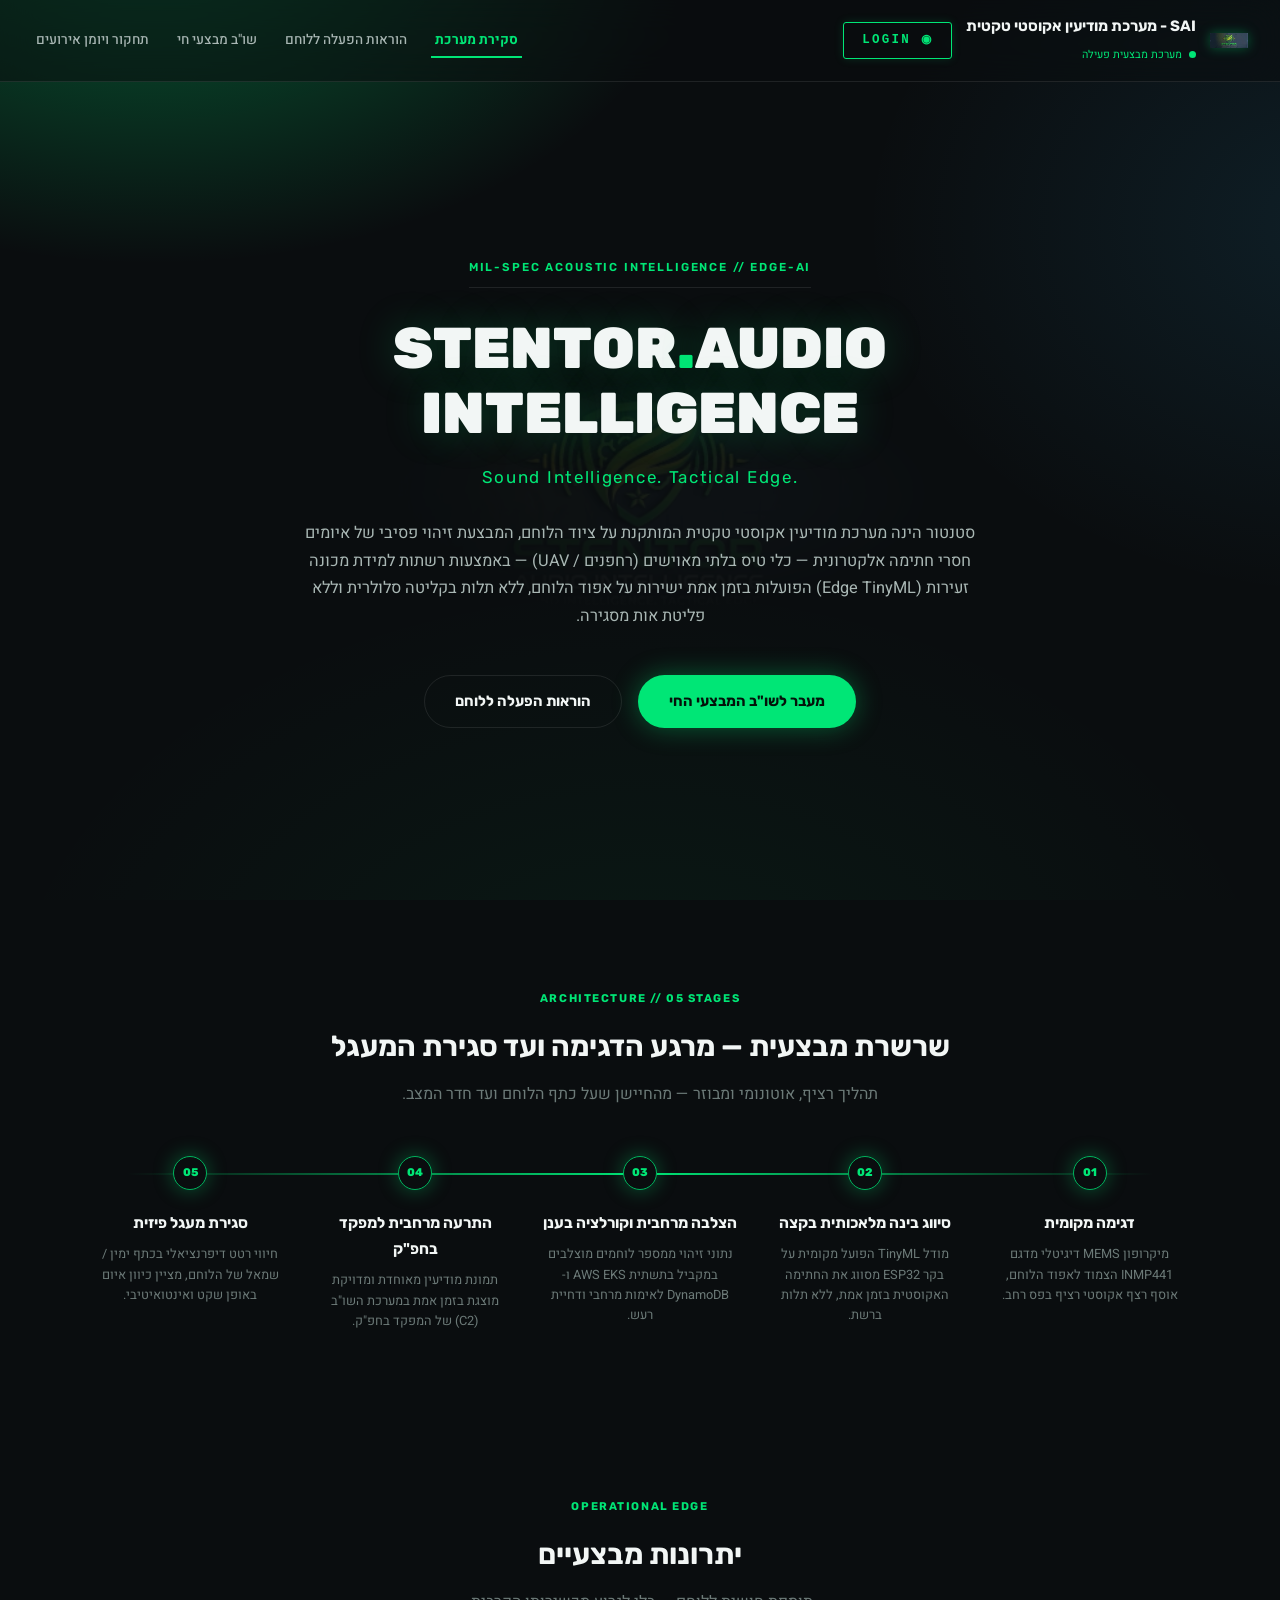
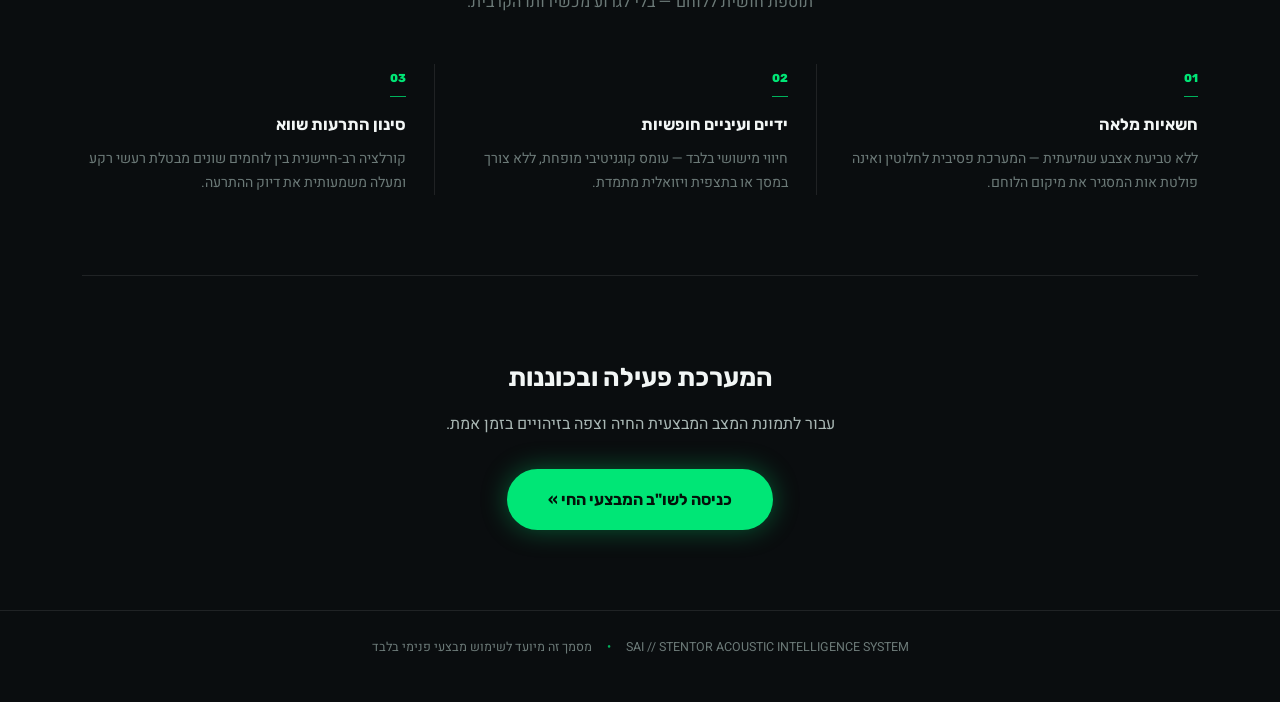
<file: index.html>
<!-- הצהרה שזה מסמך HTML5 -->
<!DOCTYPE html>
<!-- שורש הדף: שפה עברית וכיוון מימין לשמאל -->
<html lang="he" dir="rtl">
<!-- ראש המסמך: הגדרות שלא מוצגות בדף -->
<head>
<!-- קידוד תווים שתומך בעברית -->
<meta charset="UTF-8">
<!-- התאמת רוחב הדף למסך הטלפון -->
<meta name="viewport" content="width=device-width, initial-scale=1.0">
<!-- הכותרת שמופיעה בלשונית הדפדפן -->
<title>SAI — מערכת מודיעין אקוסטי טקטית</title>
<!-- טעינת הגופנים Heebo ו-Rubik מגוגל -->
<link href="https://fonts.googleapis.com/css2?family=Heebo:wght@300;400;500;700;900&family=Rubik:wght@400;500;600;700;900&display=swap" rel="stylesheet">
<!-- קובץ העיצוב של העמוד הזה -->
<link rel="stylesheet" href="style-index.css">
<!-- סוף ראש המסמך -->
</head>
<!-- גוף הדף: כל מה שמוצג -->
<body>

<!-- תיבת סימון מוסתרת: מסומנת = חלון ההתחברות פתוח -->
<input type="checkbox" id="modal-toggle" class="modal-toggle">
<!-- תיבת סימון מוסתרת: מסומנת = המשתמש מחובר -->
<input type="checkbox" id="auth-state" class="auth-state">

<!-- הסרגל העליון -->
<header class="cmd-bar">
  <!-- אזור המיתוג -->
  <div class="cmd-brand">
    <!-- הלוגו -->
    <img src="assets/logo.png" alt="סמל SAI" class="cmd-logo">
    <!-- מעטפת השם והסטטוס -->
    <div>
      <!-- שם המערכת -->
      <span class="cmd-title">SAI - מערכת מודיעין אקוסטי טקטית</span>
      <!-- שורת סטטוס עם נקודה מהבהבת -->
      <span class="cmd-status"><span class="pulse-dot"></span>מערכת מבצעית פעילה</span>
    <!-- סוף המעטפת -->
    </div>
    <!-- כפתור LOGIN: לחיצה על התווית מסמנת את modal-toggle ופותחת את החלון -->
    <label for="modal-toggle" class="nav-login-btn">◉ LOGIN</label>
    <!-- תג "מחובר" שמופיע רק אחרי SIGN IN -->
    <span class="operator-badge">● OPERATOR ONLINE</span>
  <!-- סוף אזור המיתוג -->
  </div>
  <!-- הניווט הראשי -->
  <nav class="cmd-nav">
    <!-- קישור לעמוד הזה (active = העמוד הנוכחי) -->
    <a href="index.html" class="active">סקירת מערכת</a>
    <!-- קישור להוראות ההפעלה -->
    <a href="field-manual.html">הוראות הפעלה ללוחם</a>
    <!-- קישור לשו"ב החי -->
    <a href="live-c2.html">שו"ב מבצעי חי</a>
    <!-- קישור לתחקור -->
    <a href="debrief.html">תחקור ויומן אירועים</a>
  <!-- סוף הניווט -->
  </nav>
<!-- סוף הסרגל העליון -->
</header>

<!-- התוכן המרכזי -->
<main>

  <!-- אזור הפתיחה (Hero) -->
  <section class="hero">
    <!-- תגית קטנה מעל הכותרת -->
    <p class="hero-tag">MIL-SPEC ACOUSTIC INTELLIGENCE // EDGE-AI</p>
    <!-- הכותרת הראשית; הנקודה צבועה בירוק -->
    <h1 class="hero-title">STENTOR<span class="accent">.</span>AUDIO INTELLIGENCE</h1>
    <!-- סיסמת המערכת -->
    <p class="hero-motto">Sound Intelligence. Tactical Edge.</p>
    <!-- תיאור המערכת -->
    <p class="hero-desc">סטנטור הינה מערכת מודיעין אקוסטי טקטית המותקנת על ציוד הלוחם, המבצעת זיהוי פסיבי של איומים חסרי חתימה אלקטרונית — כלי טיס בלתי מאוישים (רחפנים / UAV) — באמצעות רשתות למידת מכונה זעירות (Edge TinyML) הפועלות בזמן אמת ישירות על אפוד הלוחם, ללא תלות בקליטה סלולרית וללא פליטת אות מסגירה.</p>
    <!-- מעטפת הכפתורים -->
    <div class="hero-actions">
      <!-- כפתור ירוק לשו"ב החי -->
      <a href="live-c2.html" class="btn btn-primary">מעבר לשו"ב המבצעי החי</a>
      <!-- כפתור שקוף להוראות ההפעלה -->
      <a href="field-manual.html" class="btn btn-ghost">הוראות הפעלה ללוחם</a>
    <!-- סוף מעטפת הכפתורים -->
    </div>
  <!-- סוף אזור הפתיחה -->
  </section>

  <!-- מקטע השרשרת המבצעית: חמשת שלבי הפעולה -->
  <section class="section">
    <!-- ראש המקטע -->
    <div class="section-head">
      <!-- תווית קטנה -->
      <span class="section-kicker">ARCHITECTURE // 05 STAGES</span>
      <!-- כותרת המקטע -->
      <h2 class="section-title">שרשרת מבצעית — מרגע הדגימה ועד סגירת המעגל</h2>
      <!-- משפט הסבר -->
      <p class="section-sub">תהליך רציף, אוטונומי ומבוזר — מהחיישן שעל כתף הלוחם ועד חדר המצב.</p>
    <!-- סוף ראש המקטע -->
    </div>
    <!-- רשימה ממוספרת של השלבים, עם קו ירוק שעובר מאחוריהם -->
    <ol class="ribbon">
      <!-- שלב 1 -->
      <li class="stage">
        <!-- עיגול עם מספר השלב -->
        <span class="stage-node">01</span>
        <!-- כותרת השלב -->
        <h3>דגימה מקומית</h3>
        <!-- הסבר השלב -->
        <p>מיקרופון MEMS דיגיטלי מדגם INMP441 הצמוד לאפוד הלוחם, אוסף רצף אקוסטי רציף בפס רחב.</p>
      <!-- סוף שלב 1 -->
      </li>
      <!-- שלב 2 -->
      <li class="stage">
        <!-- עיגול עם מספר השלב -->
        <span class="stage-node">02</span>
        <!-- כותרת השלב -->
        <h3>סיווג בינה מלאכותית בקצה</h3>
        <!-- הסבר השלב -->
        <p>מודל TinyML הפועל מקומית על בקר ESP32 מסווג את החתימה האקוסטית בזמן אמת, ללא תלות ברשת.</p>
      <!-- סוף שלב 2 -->
      </li>
      <!-- שלב 3 -->
      <li class="stage">
        <!-- עיגול עם מספר השלב -->
        <span class="stage-node">03</span>
        <!-- כותרת השלב -->
        <h3>הצלבה מרחבית וקורלציה בענן</h3>
        <!-- הסבר השלב -->
        <p>נתוני זיהוי ממספר לוחמים מוצלבים במקביל בתשתית AWS EKS ו-DynamoDB לאימות מרחבי ודחיית רעש.</p>
      <!-- סוף שלב 3 -->
      </li>
      <!-- שלב 4 -->
      <li class="stage">
        <!-- עיגול עם מספר השלב -->
        <span class="stage-node">04</span>
        <!-- כותרת השלב -->
        <h3>התרעה מרחבית למפקד בחפ"ק</h3>
        <!-- הסבר השלב -->
        <p>תמונת מודיעין מאוחדת ומדויקת מוצגת בזמן אמת במערכת השו"ב (C2) של המפקד בחפ"ק.</p>
      <!-- סוף שלב 4 -->
      </li>
      <!-- שלב 5 -->
      <li class="stage">
        <!-- עיגול עם מספר השלב -->
        <span class="stage-node">05</span>
        <!-- כותרת השלב -->
        <h3>סגירת מעגל פיזית</h3>
        <!-- הסבר השלב -->
        <p>חיווי רטט דיפרנציאלי בכתף ימין / שמאל של הלוחם, מציין כיוון איום באופן שקט ואינטואיטיבי.</p>
      <!-- סוף שלב 5 -->
      </li>
    <!-- סוף רשימת השלבים -->
    </ol>
  <!-- סוף מקטע השרשרת -->
  </section>

  <!-- מקטע היתרונות המבצעיים -->
  <section class="section">
    <!-- ראש המקטע -->
    <div class="section-head">
      <!-- תווית קטנה -->
      <span class="section-kicker">OPERATIONAL EDGE</span>
      <!-- כותרת המקטע -->
      <h2 class="section-title">יתרונות מבצעיים</h2>
      <!-- משפט הסבר -->
      <p class="section-sub">תוספת חושית ללוחם — בלי לגרוע מכשירותו הקרבית.</p>
    <!-- סוף ראש המקטע -->
    </div>
    <!-- רשימת היתרונות בשלוש עמודות -->
    <ul class="adv-list">
      <!-- יתרון 1 -->
      <li class="adv-item">
        <!-- מספר היתרון -->
        <span class="adv-mark">01</span>
        <!-- כותרת היתרון -->
        <h3>חשאיות מלאה</h3>
        <!-- הסבר היתרון -->
        <p>ללא טביעת אצבע שמיעתית — המערכת פסיבית לחלוטין ואינה פולטת אות המסגיר את מיקום הלוחם.</p>
      <!-- סוף יתרון 1 -->
      </li>
      <!-- יתרון 2 -->
      <li class="adv-item">
        <!-- מספר היתרון -->
        <span class="adv-mark">02</span>
        <!-- כותרת היתרון -->
        <h3>ידיים ועיניים חופשיות</h3>
        <!-- הסבר היתרון -->
        <p>חיווי מישושי בלבד — עומס קוגניטיבי מופחת, ללא צורך במסך או בתצפית ויזואלית מתמדת.</p>
      <!-- סוף יתרון 2 -->
      </li>
      <!-- יתרון 3 -->
      <li class="adv-item">
        <!-- מספר היתרון -->
        <span class="adv-mark">03</span>
        <!-- כותרת היתרון -->
        <h3>סינון התרעות שווא</h3>
        <!-- הסבר היתרון -->
        <p>קורלציה רב-חיישנית בין לוחמים שונים מבטלת רעשי רקע ומעלה משמעותית את דיוק ההתרעה.</p>
      <!-- סוף יתרון 3 -->
      </li>
    <!-- סוף רשימת היתרונות -->
    </ul>
  <!-- סוף מקטע היתרונות -->
  </section>

  <!-- מקטע קריאה לפעולה -->
  <section class="section cta-section">
    <!-- כותרת -->
    <h2 class="cta-title">המערכת פעילה ובכוננות</h2>
    <!-- משפט הסבר -->
    <p class="cta-desc">עבור לתמונת המצב המבצעית החיה וצפה בזיהויים בזמן אמת.</p>
    <!-- כפתור גדול לשו"ב החי -->
    <a href="live-c2.html" class="btn btn-primary btn-big">כניסה לשו"ב המבצעי החי »</a>
  <!-- סוף מקטע הקריאה לפעולה -->
  </section>

<!-- סוף התוכן המרכזי -->
</main>

<!-- הכותרת התחתונה -->
<footer class="cmd-footer">
  <!-- שם המערכת -->
  <span>SAI // STENTOR ACOUSTIC INTELLIGENCE SYSTEM</span>
  <!-- נקודה מפרידה -->
  <span class="footer-dot">•</span>
  <!-- הערת סיווג -->
  <span>מסמך זה מיועד לשימוש מבצעי פנימי בלבד</span>
<!-- סוף הכותרת התחתונה -->
</footer>

<!-- שכבת חלון ההתחברות (מוצגת רק כש-modal-toggle מסומנת) -->
<div class="modal-overlay">
  <!-- רקע לחיץ: לחיצה מבטלת את הסימון וסוגרת את החלון -->
  <label for="modal-toggle" class="modal-backdrop"></label>
  <!-- החלון עצמו הוא טופס; אין בו כפתור שליחה, לכן הדף לא נטען מחדש -->
  <form class="modal-box">
    <!-- ראש החלון -->
    <div class="modal-header">
      <!-- כותרת החלון -->
      <h2 class="modal-title">OPERATOR AUTHENTICATION</h2>
      <!-- כפתור X: תווית שמבטלת את הסימון וסוגרת את החלון -->
      <label for="modal-toggle" class="modal-close">✕</label>
    <!-- סוף ראש החלון -->
    </div>
    <!-- תווית לשדה אות הקריאה -->
    <label for="login-user" class="form-label">Callsign / Operator ID</label>
    <!-- שדה חובה (required) לאות הקריאה -->
    <input type="text" id="login-user" class="form-input" placeholder="ALPHA-1" required>
    <!-- תווית לשדה הסיסמה -->
    <label for="login-pass" class="form-label">Security Passcode</label>
    <!-- שדה חובה לסיסמה; התווים מוסתרים בנקודות -->
    <input type="password" id="login-pass" class="form-input" placeholder="••••••••" required>
    <!-- שורת סטטוס — הטקסט שלה נכתב ב-CSS לפי מצב הטופס -->
    <p class="login-status"></p>
    <!-- כפתור SIGN IN: תווית שמסמנת את auth-state, כלומר "מחובר" -->
    <label for="auth-state" class="modal-submit">SIGN IN</label>
  <!-- סוף הטופס -->
  </form>
<!-- סוף השכבה -->
</div>

<!-- סוף גוף הדף -->
</body>
<!-- סוף הדף -->
</html>
</file>
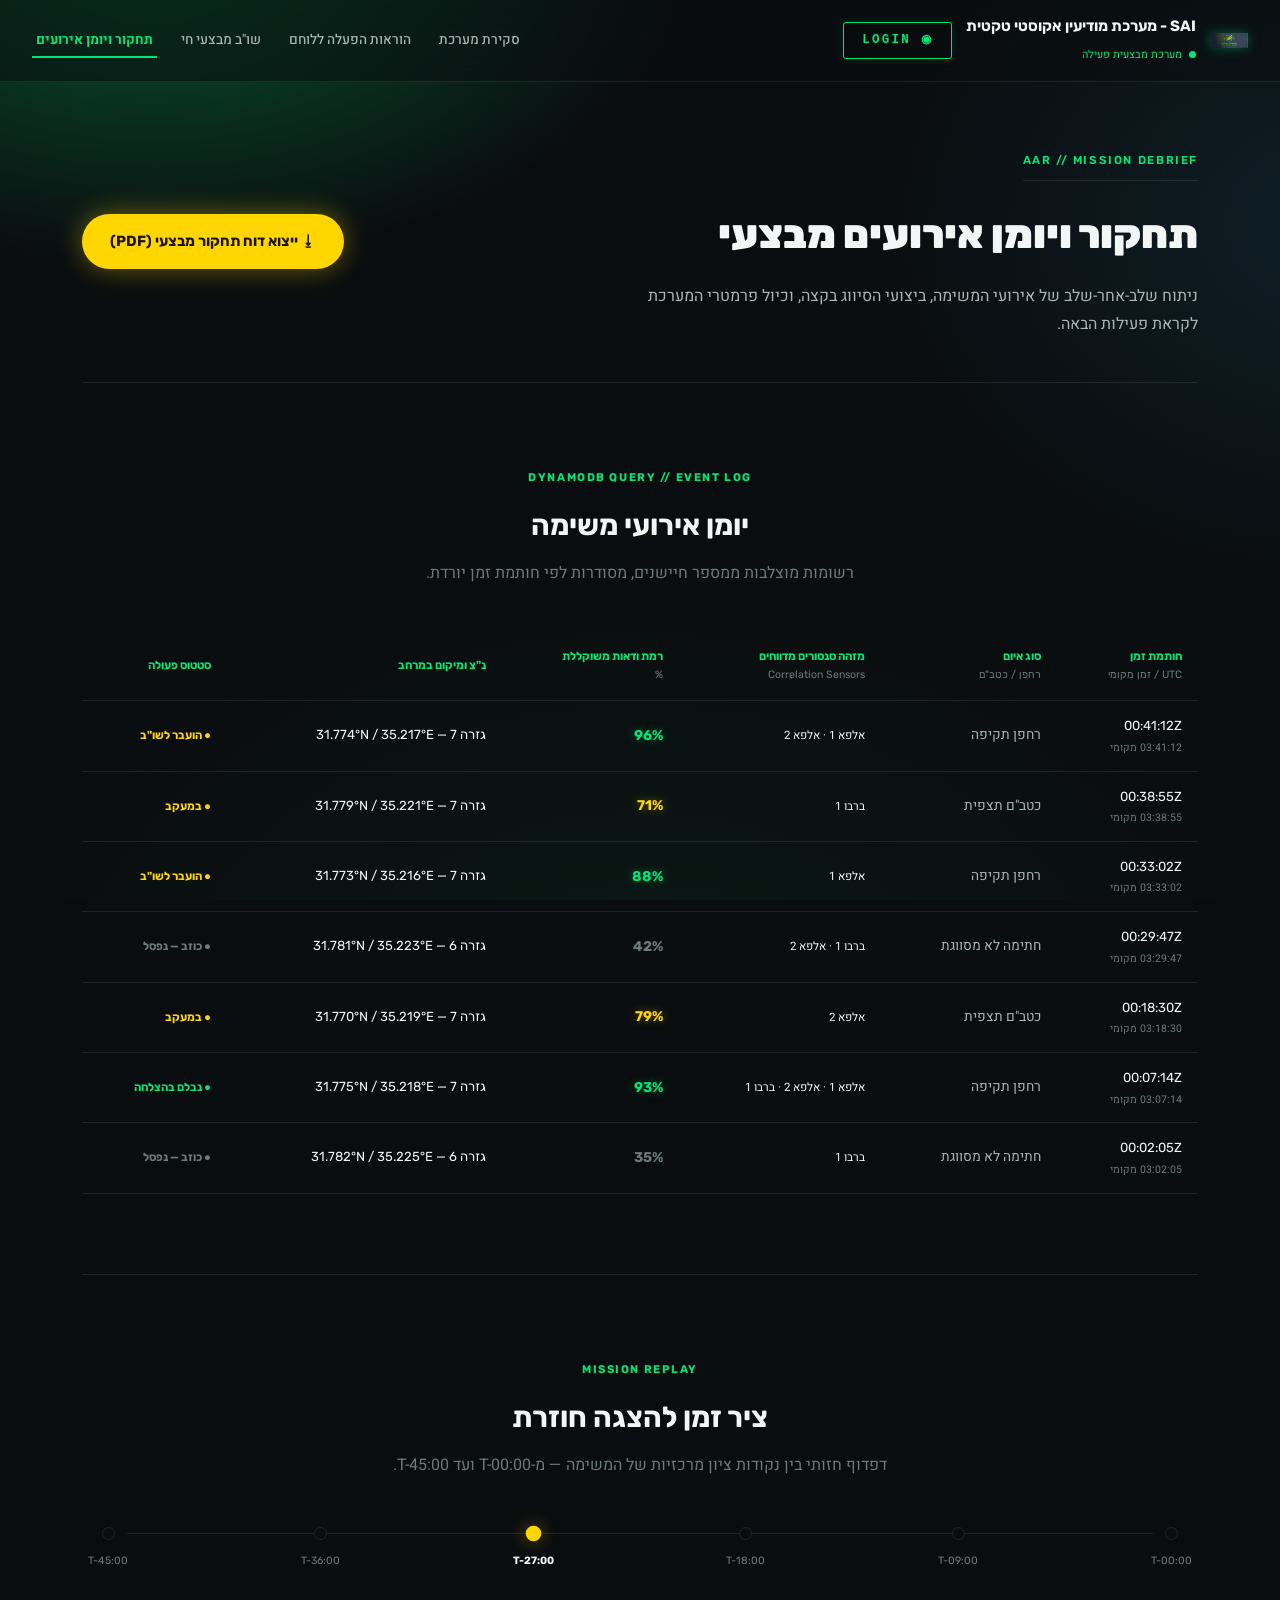
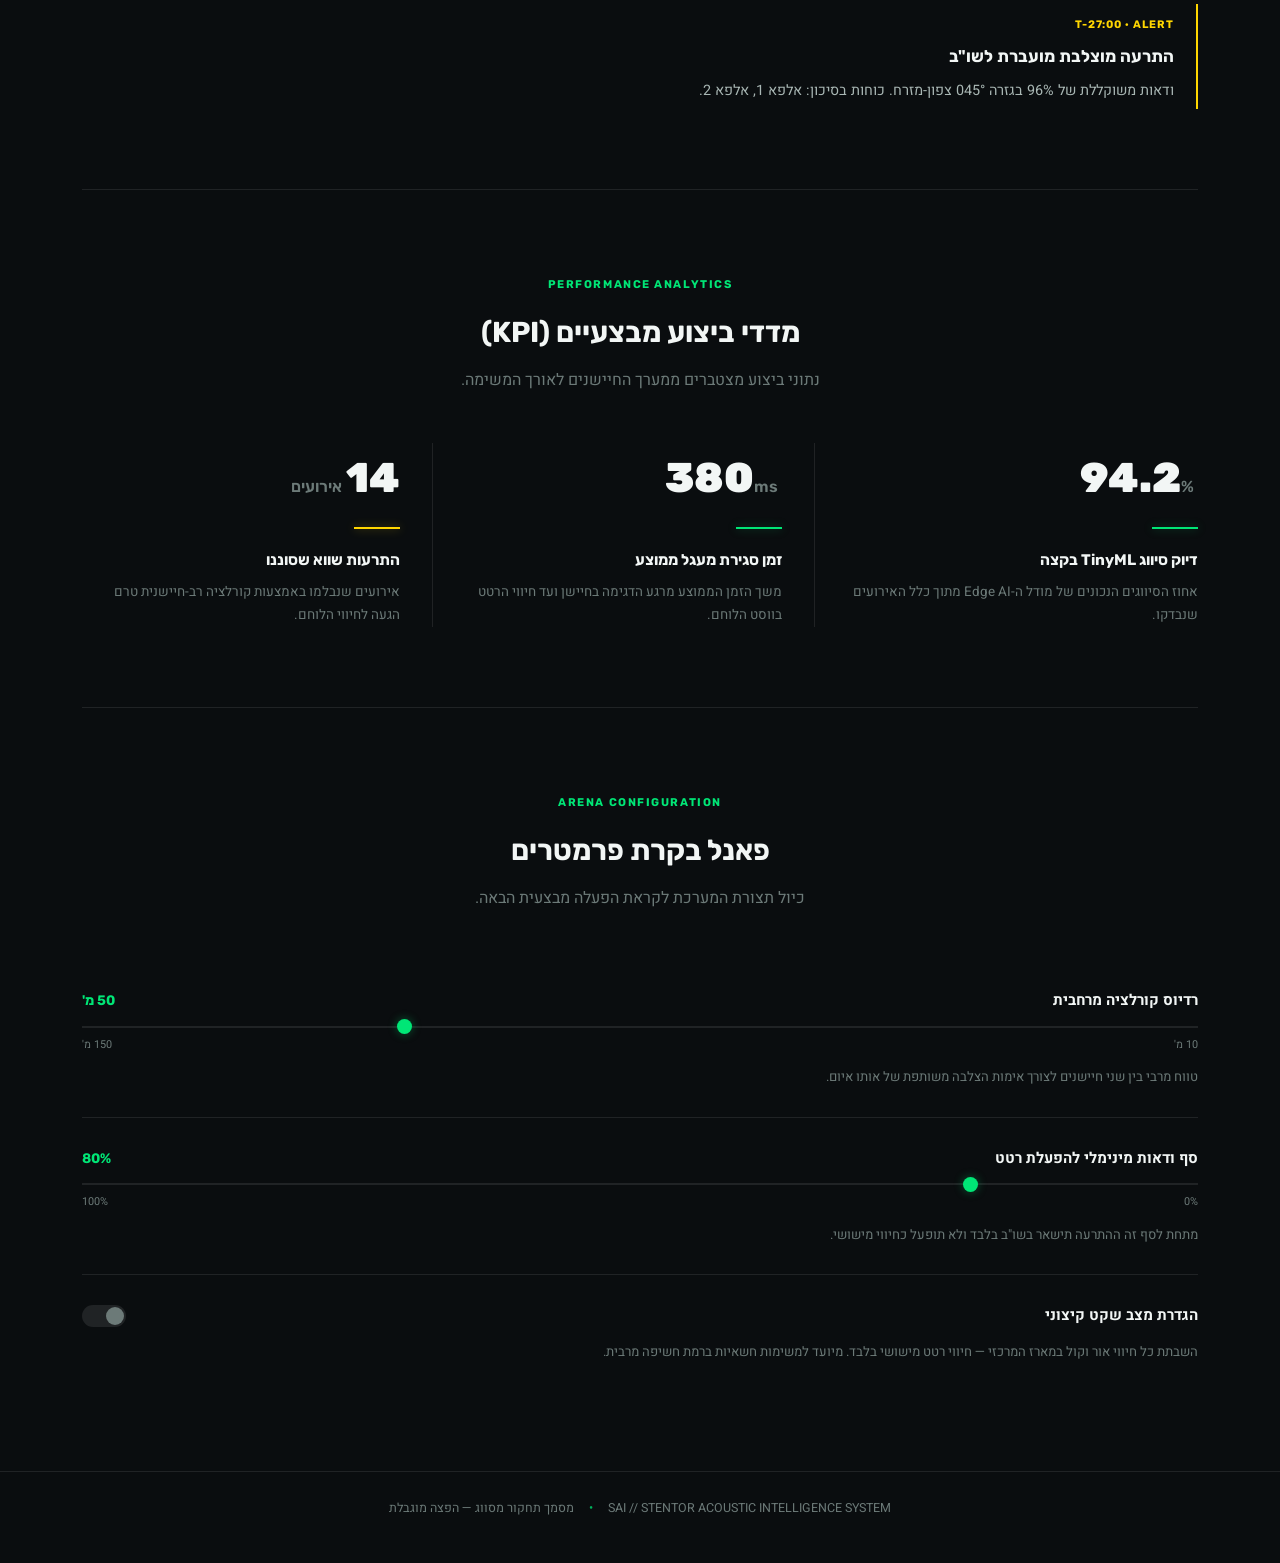
<file: debrief.html>
<!-- הצהרה שזה מסמך HTML5 -->
<!DOCTYPE html>
<!-- שורש הדף: שפה עברית וכיוון מימין לשמאל -->
<html lang="he" dir="rtl">
<!-- ראש המסמך: הגדרות שלא מוצגות בדף -->
<head>
<!-- קידוד תווים שתומך בעברית -->
<meta charset="UTF-8">
<!-- התאמת רוחב הדף למסך הטלפון -->
<meta name="viewport" content="width=device-width, initial-scale=1.0">
<!-- הכותרת שמופיעה בלשונית הדפדפן -->
<title>תחקור ויומן אירועים — SAI</title>
<!-- טעינת הגופנים Heebo ו-Rubik מגוגל -->
<link href="https://fonts.googleapis.com/css2?family=Heebo:wght@300;400;500;700;900&family=Rubik:wght@400;500;600;700;900&display=swap" rel="stylesheet">
<!-- קובץ העיצוב של העמוד הזה -->
<link rel="stylesheet" href="style-debrief.css">
<!-- סוף ראש המסמך -->
</head>
<!-- גוף הדף: כל מה שמוצג -->
<body>

<!-- תיבת סימון מוסתרת: מסומנת = חלון ההתחברות פתוח -->
<input type="checkbox" id="modal-toggle" class="modal-toggle">
<!-- תיבת סימון מוסתרת: מסומנת = המשתמש מחובר -->
<input type="checkbox" id="auth-state" class="auth-state">

<!-- הסרגל העליון -->
<header class="cmd-bar">
  <!-- אזור המיתוג -->
  <div class="cmd-brand">
    <!-- הלוגו -->
    <img src="assets/logo.png" alt="סמל SAI" class="cmd-logo">
    <!-- מעטפת השם והסטטוס -->
    <div>
      <!-- שם המערכת -->
      <span class="cmd-title">SAI - מערכת מודיעין אקוסטי טקטית</span>
      <!-- שורת סטטוס עם נקודה מהבהבת -->
      <span class="cmd-status"><span class="pulse-dot"></span>מערכת מבצעית פעילה</span>
    <!-- סוף המעטפת -->
    </div>
    <!-- כפתור LOGIN: לחיצה על התווית מסמנת את modal-toggle ופותחת את החלון -->
    <label for="modal-toggle" class="nav-login-btn">◉ LOGIN</label>
    <!-- תג "מחובר" שמופיע רק אחרי SIGN IN -->
    <span class="operator-badge">● OPERATOR ONLINE</span>
  <!-- סוף אזור המיתוג -->
  </div>
  <!-- הניווט הראשי -->
  <nav class="cmd-nav">
    <!-- קישור לסקירת המערכת -->
    <a href="index.html">סקירת מערכת</a>
    <!-- קישור להוראות ההפעלה -->
    <a href="field-manual.html">הוראות הפעלה ללוחם</a>
    <!-- קישור לשו"ב החי -->
    <a href="live-c2.html">שו"ב מבצעי חי</a>
    <!-- קישור לעמוד הזה (active = העמוד הנוכחי) -->
    <a href="debrief.html" class="active">תחקור ויומן אירועים</a>
  <!-- סוף הניווט -->
  </nav>
<!-- סוף הסרגל העליון -->
</header>

<!-- התוכן המרכזי -->
<main>

  <!-- פתיחת העמוד: כותרת בצד אחד וכפתור ייצוא בצד השני -->
  <section class="export-header">
    <!-- מעטפת הטקסט -->
    <div>
      <!-- תווית המסמך -->
      <span class="doc-tag">AAR // MISSION DEBRIEF</span>
      <!-- כותרת העמוד -->
      <h1 class="page-title">תחקור ויומן אירועים מבצעי</h1>
      <!-- תיאור העמוד -->
      <p class="page-desc">ניתוח שלב-אחר-שלב של אירועי המשימה, ביצועי הסיווג בקצה, וכיול פרמטרי המערכת לקראת פעילות הבאה.</p>
    <!-- סוף מעטפת הטקסט -->
    </div>
    <!-- כפתור הייצוא (לדוגמה בלבד — לא מייצא באמת) -->
    <a href="#" class="btn-export">⭳ ייצוא דוח תחקור מבצעי (PDF)</a>
  <!-- סוף פתיחת העמוד -->
  </section>

  <!-- מקטע 1: יומן האירועים -->
  <section class="section">
    <!-- ראש המקטע -->
    <div class="section-head">
      <!-- תווית קטנה -->
      <span class="section-kicker">DYNAMODB QUERY // EVENT LOG</span>
      <!-- כותרת המקטע -->
      <h2 class="section-title">יומן אירועי משימה</h2>
      <!-- משפט הסבר -->
      <p class="section-sub">רשומות מוצלבות ממספר חיישנים, מסודרות לפי חותמת זמן יורדת.</p>
    <!-- סוף ראש המקטע -->
    </div>
    <!-- מעטפת שמאפשרת גלילה הצידה בטלפון -->
    <div class="table-scroll">
      <!-- הטבלה -->
       <!-- אלו הם שלושת התגים המרכזיים שמהם מורכבת כל טבלה (Table) בשפת HTML. בעזרתם בונים את המבנה של שורות ותאים:

      <tr> – ראשי תיבות של Table Row (שורה בטבלה). תג זה מגדיר שורה חדשה בטבלה.

      <th> – ראשי תיבות של Table Header (כותרת בטבלה). משמש ליצירת תא שהוא כותרת (בדרך כלל הטקסט בו מודגש ומוצג במרכז אוטומטית על ידי הדפדפן).

      <td> – ראשי תיבות של Table Data (נתוני טבלה). משמש ליצירת תא רגיל בתוך השורה שמכיל את המידע עצמו. -->
      <table class="log-table">
        <!-- שורת הכותרות -->
        <tr>
          <!-- כותרת עמודה + הסבר קטן מתחת -->
          <th>חותמת זמן<span class="th-sub">UTC / זמן מקומי</span></th>
          <!-- כותרת עמודה -->
          <th>סוג איום<span class="th-sub">רחפן / כטב"ם</span></th>
          <!-- כותרת עמודה -->
          <th>מזהה סנסורים מדווחים<span class="th-sub">Correlation Sensors</span></th>
          <!-- כותרת עמודה -->
          <th>רמת ודאות משוקללת<span class="th-sub">%</span></th>
          <!-- כותרת עמודה -->
          <th>נ"צ ומיקום במרחב</th>
          <!-- כותרת עמודה -->
          <th>סטטוס פעולה</th>
        <!-- סוף שורת הכותרות -->
        </tr>
        <!-- אירוע 1 -->
        <tr>
          <!-- שעה (mono = משמאל לימין) ומתחתיה השעה המקומית -->
          <td><span class="mono">00:41:12Z</span><span class="th-sub">03:41:12 מקומי</span></td>
          <!-- סוג האיום -->
          <td>רחפן תקיפה</td>
          <!-- החיישנים שזיהו -->
          <td class="sensors">אלפא 1 · אלפא 2</td>
          <!-- ודאות גבוהה (ירוק) -->
          <td><span class="conf hi">96%</span></td>
          <!-- מיקום -->
          <td><span class="mono">31.774°N / 35.217°E — גזרה 7</span></td>
          <!-- סטטוס בתהליך (צהוב) -->
          <td><span class="status progress">● הועבר לשו"ב</span></td>
        <!-- סוף אירוע 1 -->
        </tr>
        <!-- אירוע 2 -->
        <tr>
          <!-- שעה -->
          <td><span class="mono">00:38:55Z</span><span class="th-sub">03:38:55 מקומי</span></td>
          <!-- סוג האיום -->
          <td>כטב"ם תצפית</td>
          <!-- החיישנים שזיהו -->
          <td class="sensors">ברבו 1</td>
          <!-- ודאות בינונית (צהוב) -->
          <td><span class="conf mid">71%</span></td>
          <!-- מיקום -->
          <td><span class="mono">31.779°N / 35.221°E — גזרה 7</span></td>
          <!-- סטטוס בתהליך -->
          <td><span class="status progress">● במעקב</span></td>
        <!-- סוף אירוע 2 -->
        </tr>
        <!-- אירוע 3 -->
        <tr>
          <!-- שעה -->
          <td><span class="mono">00:33:02Z</span><span class="th-sub">03:33:02 מקומי</span></td>
          <!-- סוג האיום -->
          <td>רחפן תקיפה</td>
          <!-- החיישנים שזיהו -->
          <td class="sensors">אלפא 1</td>
          <!-- ודאות גבוהה -->
          <td><span class="conf hi">88%</span></td>
          <!-- מיקום -->
          <td><span class="mono">31.773°N / 35.216°E — גזרה 7</span></td>
          <!-- סטטוס בתהליך -->
          <td><span class="status progress">● הועבר לשו"ב</span></td>
        <!-- סוף אירוע 3 -->
        </tr>
        <!-- אירוע 4: זיהוי כוזב -->
        <tr>
          <!-- שעה -->
          <td><span class="mono">00:29:47Z</span><span class="th-sub">03:29:47 מקומי</span></td>
          <!-- סוג האיום -->
          <td>חתימה לא מסווגת</td>
          <!-- החיישנים שזיהו -->
          <td class="sensors">ברבו 1 · אלפא 2</td>
          <!-- ודאות נמוכה (אפור) -->
          <td><span class="conf">42%</span></td>
          <!-- מיקום -->
          <td><span class="mono">31.781°N / 35.223°E — גזרה 6</span></td>
          <!-- סטטוס נפסל (אפור) -->
          <td><span class="status">● כוזב — נפסל</span></td>
        <!-- סוף אירוע 4 -->
        </tr>
        <!-- אירוע 5 -->
        <tr>
          <!-- שעה -->
          <td><span class="mono">00:18:30Z</span><span class="th-sub">03:18:30 מקומי</span></td>
          <!-- סוג האיום -->
          <td>כטב"ם תצפית</td>
          <!-- החיישנים שזיהו -->
          <td class="sensors">אלפא 2</td>
          <!-- ודאות בינונית -->
          <td><span class="conf mid">79%</span></td>
          <!-- מיקום -->
          <td><span class="mono">31.770°N / 35.219°E — גזרה 7</span></td>
          <!-- סטטוס בתהליך -->
          <td><span class="status progress">● במעקב</span></td>
        <!-- סוף אירוע 5 -->
        </tr>
        <!-- אירוע 6: נבלם בהצלחה -->
        <tr>
          <!-- שעה -->
          <td><span class="mono">00:07:14Z</span><span class="th-sub">03:07:14 מקומי</span></td>
          <!-- סוג האיום -->
          <td>רחפן תקיפה</td>
          <!-- שלושה חיישנים שזיהו -->
          <td class="sensors">אלפא 1 · אלפא 2 · ברבו 1</td>
          <!-- ודאות גבוהה -->
          <td><span class="conf hi">93%</span></td>
          <!-- מיקום -->
          <td><span class="mono">31.775°N / 35.218°E — גזרה 7</span></td>
          <!-- סטטוס הצלחה (ירוק) -->
          <td><span class="status done">● נבלם בהצלחה</span></td>
        <!-- סוף אירוע 6 -->
        </tr>
        <!-- אירוע 7: זיהוי כוזב -->
        <tr>
          <!-- שעה -->
          <td><span class="mono">00:02:05Z</span><span class="th-sub">03:02:05 מקומי</span></td>
          <!-- סוג האיום -->
          <td>חתימה לא מסווגת</td>
          <!-- החיישנים שזיהו -->
          <td class="sensors">ברבו 1</td>
          <!-- ודאות נמוכה -->
          <td><span class="conf">35%</span></td>
          <!-- מיקום -->
          <td><span class="mono">31.782°N / 35.225°E — גזרה 6</span></td>
          <!-- סטטוס נפסל -->
          <td><span class="status">● כוזב — נפסל</span></td>
        <!-- סוף אירוע 7 -->
        </tr>
      <!-- סוף הטבלה -->
      </table>
    <!-- סוף מעטפת הגלילה -->
    </div>
  <!-- סוף מקטע 1 -->
  </section>

  <!-- מקטע 2: ציר זמן — לחיצה על תחנה מציגה את הפרטים שלה (רק HTML ו-CSS) -->
  <section class="section">
    <!-- ראש המקטע -->
    <div class="section-head">
      <!-- תווית קטנה -->
      <span class="section-kicker">MISSION REPLAY</span>
      <!-- כותרת המקטע -->
      <h2 class="section-title">ציר זמן להצגה חוזרת</h2>
      <!-- משפט הסבר -->
      <p class="section-sub">דפדוף חזותי בין נקודות ציון מרכזיות של המשימה — מ-T-00:00 ועד T-45:00.</p>
    <!-- סוף ראש המקטע -->
    </div>
    <!-- מעטפת ציר הזמן -->
    <div class="timeline">
      <!-- שורת התחנות -->
      <div class="tl-track">
        <!-- תחנה 1: תווית שבתוכה כפתור רדיו מוסתר; לחיצה על התווית בוחרת אותו -->
        <label class="tl-marker"><input type="radio" name="tl" id="tl1"><span class="tl-dot"></span>T-00:00</label>
        <!-- תחנה 2 (כל הרדיו עם אותו name — אפשר לבחור רק אחד) -->
        <label class="tl-marker"><input type="radio" name="tl" id="tl2"><span class="tl-dot"></span>T-09:00</label>
        <!-- תחנה 3 -->
        <label class="tl-marker"><input type="radio" name="tl" id="tl3"><span class="tl-dot"></span>T-18:00</label>
        <!-- תחנה 4: תחנת ההתרעה (alert = צהוב); checked = נבחרת כשהעמוד נפתח -->
        <label class="tl-marker alert"><input type="radio" name="tl" id="tl4" checked><span class="tl-dot"></span>T-27:00</label>
        <!-- תחנה 5 -->
        <label class="tl-marker"><input type="radio" name="tl" id="tl5"><span class="tl-dot"></span>T-36:00</label>
        <!-- תחנה 6 -->
        <label class="tl-marker"><input type="radio" name="tl" id="tl6"><span class="tl-dot"></span>T-45:00</label>
      <!-- סוף שורת התחנות -->
      </div>
      <!-- פרטי תחנה 1 (מוצגים רק כש-tl1 נבחר) -->
      <div class="tl-detail" id="d1">
        <!-- תג הזמן -->
        <span class="tl-detail-tag">T-00:00</span>
        <!-- כותרת האירוע -->
        <h3>תחילת משימה</h3>
        <!-- תיאור האירוע -->
        <p>פריסת כוחות אלפא ובראבו בגזרה 7. כלל החיישנים במצב האזנה שקטה.</p>
      <!-- סוף פרטי תחנה 1 -->
      </div>
      <!-- פרטי תחנה 2 -->
      <div class="tl-detail" id="d2">
        <!-- תג הזמן -->
        <span class="tl-detail-tag">T-09:00</span>
        <!-- כותרת האירוע -->
        <h3>זיהוי אקוסטי ראשוני</h3>
        <!-- תיאור האירוע -->
        <p>חיישן ברבו 1 מדווח על חתימה אקוסטית חשודה. רמת ודאות ראשונית: 71%.</p>
      <!-- סוף פרטי תחנה 2 -->
      </div>
      <!-- פרטי תחנה 3 -->
      <div class="tl-detail" id="d3">
        <!-- תג הזמן -->
        <span class="tl-detail-tag">T-18:00</span>
        <!-- כותרת האירוע -->
        <h3>הצלבת נתונים</h3>
        <!-- תיאור האירוע -->
        <p>הצלבה בין אלפא 2 לברבו 1 בענן מעלה את רמת הוודאות ל-88%. המעקב מוסלם לאלפא 1.</p>
      <!-- סוף פרטי תחנה 3 -->
      </div>
      <!-- פרטי תחנה 4 (alert = צבע צהוב) -->
      <div class="tl-detail alert" id="d4">
        <!-- תג הזמן -->
        <span class="tl-detail-tag">T-27:00 · ALERT</span>
        <!-- כותרת האירוע -->
        <h3>התרעה מוצלבת מועברת לשו"ב</h3>
        <!-- תיאור האירוע -->
        <p>ודאות משוקללת של 96% בגזרה 045° צפון-מזרח. כוחות בסיכון: אלפא 1, אלפא 2.</p>
      <!-- סוף פרטי תחנה 4 -->
      </div>
      <!-- פרטי תחנה 5 -->
      <div class="tl-detail" id="d5">
        <!-- תג הזמן -->
        <span class="tl-detail-tag">T-36:00</span>
        <!-- כותרת האירוע -->
        <h3>סגירת מעגל פיזית</h3>
        <!-- תיאור האירוע -->
        <p>חיווי רטט מופעל בכתף ימין של אלפא 1. תמונת מצב מעודכנת מועברת לחפ"ק.</p>
      <!-- סוף פרטי תחנה 5 -->
      </div>
      <!-- פרטי תחנה 6 -->
      <div class="tl-detail" id="d6">
        <!-- תג הזמן -->
        <span class="tl-detail-tag">T-45:00</span>
        <!-- כותרת האירוע -->
        <h3>סיום אירוע</h3>
        <!-- תיאור האירוע -->
        <p>האיום יצא מטווח הזיהוי ונבלם בהצלחה. המשימה נמשכת כסדרה.</p>
      <!-- סוף פרטי תחנה 6 -->
      </div>
    <!-- סוף מעטפת ציר הזמן -->
    </div>
  <!-- סוף מקטע 2 -->
  </section>

  <!-- מקטע 3: מדדי ביצוע -->
  <section class="section">
    <!-- ראש המקטע -->
    <div class="section-head">
      <!-- תווית קטנה -->
      <span class="section-kicker">PERFORMANCE ANALYTICS</span>
      <!-- כותרת המקטע -->
      <h2 class="section-title">מדדי ביצוע מבצעיים (KPI)</h2>
      <!-- משפט הסבר -->
      <p class="section-sub">נתוני ביצוע מצטברים ממערך החיישנים לאורך המשימה.</p>
    <!-- סוף ראש המקטע -->
    </div>
    <!-- שלושת המדדים בשורה -->
    <div class="kpi-row">
      <!-- מדד 1 -->
      <div class="kpi">
        <!-- המספר הגדול; small = היחידה בקטן -->
        <span class="kpi-value">94.2<small>%</small></span>
        <!-- שם המדד -->
        <h3>דיוק סיווג TinyML בקצה</h3>
        <!-- הסבר המדד -->
        <p>אחוז הסיווגים הנכונים של מודל ה-Edge AI מתוך כלל האירועים שנבדקו.</p>
      <!-- סוף מדד 1 -->
      </div>
      <!-- מדד 2 -->
      <div class="kpi">
        <!-- המספר הגדול -->
        <span class="kpi-value">380<small>ms</small></span>
        <!-- שם המדד -->
        <h3>זמן סגירת מעגל ממוצע</h3>
        <!-- הסבר המדד -->
        <p>משך הזמן הממוצע מרגע הדגימה בחיישן ועד חיווי הרטט בווסט הלוחם.</p>
      <!-- סוף מדד 2 -->
      </div>
      <!-- מדד 3 (gold = קו צהוב במקום ירוק) -->
      <div class="kpi gold">
        <!-- המספר הגדול -->
        <span class="kpi-value">14<small>אירועים</small></span>
        <!-- שם המדד -->
        <h3>התרעות שווא שסוננו</h3>
        <!-- הסבר המדד -->
        <p>אירועים שנבלמו באמצעות קורלציה רב-חיישנית טרם הגעה לחיווי הלוחם.</p>
      <!-- סוף מדד 3 -->
      </div>
    <!-- סוף שורת המדדים -->
    </div>
  <!-- סוף מקטע 3 -->
  </section>

  <!-- מקטע 4: בקרת פרמטרים -->
  <section class="section">
    <!-- ראש המקטע -->
    <div class="section-head">
      <!-- תווית קטנה -->
      <span class="section-kicker">ARENA CONFIGURATION</span>
      <!-- כותרת המקטע -->
      <h2 class="section-title">פאנל בקרת פרמטרים</h2>
      <!-- משפט הסבר -->
      <p class="section-sub">כיול תצורת המערכת לקראת הפעלה מבצעית הבאה.</p>
    <!-- סוף ראש המקטע -->
    </div>

    <!-- בקרה 1: מחוון (סליידר) -->
    <div class="config-item">
      <!-- שורת שם וערך -->
      <div class="config-row">
        <!-- שם הבקרה; for מקשר אותו למחוון -->
        <label for="corr-radius" class="config-label">רדיוס קורלציה מרחבית</label>
        <!-- הערך ההתחלתי -->
        <span class="config-value">50 מ'</span>
      <!-- סוף שורת שם וערך -->
      </div>
      <!-- מחוון אמיתי: מ-10 עד 150 בקפיצות של 5, מתחיל ב-50 -->
      <input type="range" id="corr-radius" class="slider" min="10" max="150" step="5" value="50">
      <!-- ערכי הקצה משני הצדדים -->
      <div class="config-scale"><span>10 מ'</span><span>150 מ'</span></div>
      <!-- הסבר הבקרה -->
      <p class="config-note">טווח מרבי בין שני חיישנים לצורך אימות הצלבה משותפת של אותו איום.</p>
    <!-- סוף בקרה 1 -->
    </div>

    <!-- בקרה 2: מחוון -->
    <div class="config-item">
      <!-- שורת שם וערך -->
      <div class="config-row">
        <!-- שם הבקרה -->
        <label for="min-conf" class="config-label">סף ודאות מינימלי להפעלת רטט</label>
        <!-- הערך ההתחלתי -->
        <span class="config-value">80%</span>
      <!-- סוף שורת שם וערך -->
      </div>
      <!-- מחוון: מ-0 עד 100, מתחיל ב-80 -->
      <input type="range" id="min-conf" class="slider" min="0" max="100" step="5" value="80">
      <!-- ערכי הקצה -->
      <div class="config-scale"><span>0%</span><span>100%</span></div>
      <!-- הסבר הבקרה -->
      <p class="config-note">מתחת לסף זה ההתרעה תישאר בשו"ב בלבד ולא תופעל כחיווי מישושי.</p>
    <!-- סוף בקרה 2 -->
    </div>

    <!-- בקרה 3: מתג הפעלה/כיבוי -->
    <div class="config-item">
      <!-- שורת שם ומתג -->
      <div class="config-row">
        <!-- שם הבקרה; גם לחיצה עליו מפעילה את המתג -->
        <label for="silent-mode" class="config-label">הגדרת מצב שקט קיצוני</label>
        <!-- המתג: תווית שעוטפת תיבת סימון מוסתרת ומסילה מעוצבת -->
        <label class="toggle">
          <!-- תיבת הסימון האמיתית (מוסתרת) -->
          <input type="checkbox" id="silent-mode">
          <!-- המסילה; הכפתור העגול נוצר ב-CSS -->
          <span class="toggle-track"></span>
        <!-- סוף המתג -->
        </label>
      <!-- סוף שורת שם ומתג -->
      </div>
      <!-- הסבר הבקרה -->
      <p class="config-note">השבתת כל חיווי אור וקול במארז המרכזי — חיווי רטט מישושי בלבד. מיועד למשימות חשאיות ברמת חשיפה מרבית.</p>
    <!-- סוף בקרה 3 -->
    </div>
  <!-- סוף מקטע 4 -->
  </section>

<!-- סוף התוכן המרכזי -->
</main>

<!-- הכותרת התחתונה -->
<footer class="cmd-footer">
  <!-- שם המערכת -->
  <span>SAI // STENTOR ACOUSTIC INTELLIGENCE SYSTEM</span>
  <!-- נקודה מפרידה -->
  <span class="footer-dot">•</span>
  <!-- הערת סיווג -->
  <span>מסמך תחקור מסווג — הפצה מוגבלת</span>
<!-- סוף הכותרת התחתונה -->
</footer>

<!-- שכבת חלון ההתחברות (מוצגת רק כש-modal-toggle מסומנת) -->
<div class="modal-overlay">
  <!-- רקע לחיץ: לחיצה מבטלת את הסימון וסוגרת את החלון -->
  <label for="modal-toggle" class="modal-backdrop"></label>
  <!-- החלון עצמו הוא טופס; אין בו כפתור שליחה, לכן הדף לא נטען מחדש -->
  <form class="modal-box">
    <!-- ראש החלון -->
    <div class="modal-header">
      <!-- כותרת החלון -->
      <h2 class="modal-title">OPERATOR AUTHENTICATION</h2>
      <!-- כפתור X: תווית שמבטלת את הסימון וסוגרת את החלון -->
      <label for="modal-toggle" class="modal-close">✕</label>
    <!-- סוף ראש החלון -->
    </div>
    <!-- תווית לשדה אות הקריאה -->
    <label for="login-user" class="form-label">Callsign / Operator ID</label>
    <!-- שדה חובה (required) לאות הקריאה -->
    <input type="text" id="login-user" class="form-input" placeholder="ALPHA-1" required>
    <!-- תווית לשדה הסיסמה -->
    <label for="login-pass" class="form-label">Security Passcode</label>
    <!-- שדה חובה לסיסמה; התווים מוסתרים בנקודות -->
    <input type="password" id="login-pass" class="form-input" placeholder="••••••••" required>
    <!-- שורת סטטוס — הטקסט שלה נכתב ב-CSS לפי מצב הטופס -->
    <p class="login-status"></p>
    <!-- כפתור SIGN IN: תווית שמסמנת את auth-state, כלומר "מחובר" -->
    <label for="auth-state" class="modal-submit">SIGN IN</label>
  <!-- סוף הטופס -->
  </form>
<!-- סוף השכבה -->
</div>

<!-- סוף גוף הדף -->
</body>
<!-- סוף הדף -->
</html>
</file>
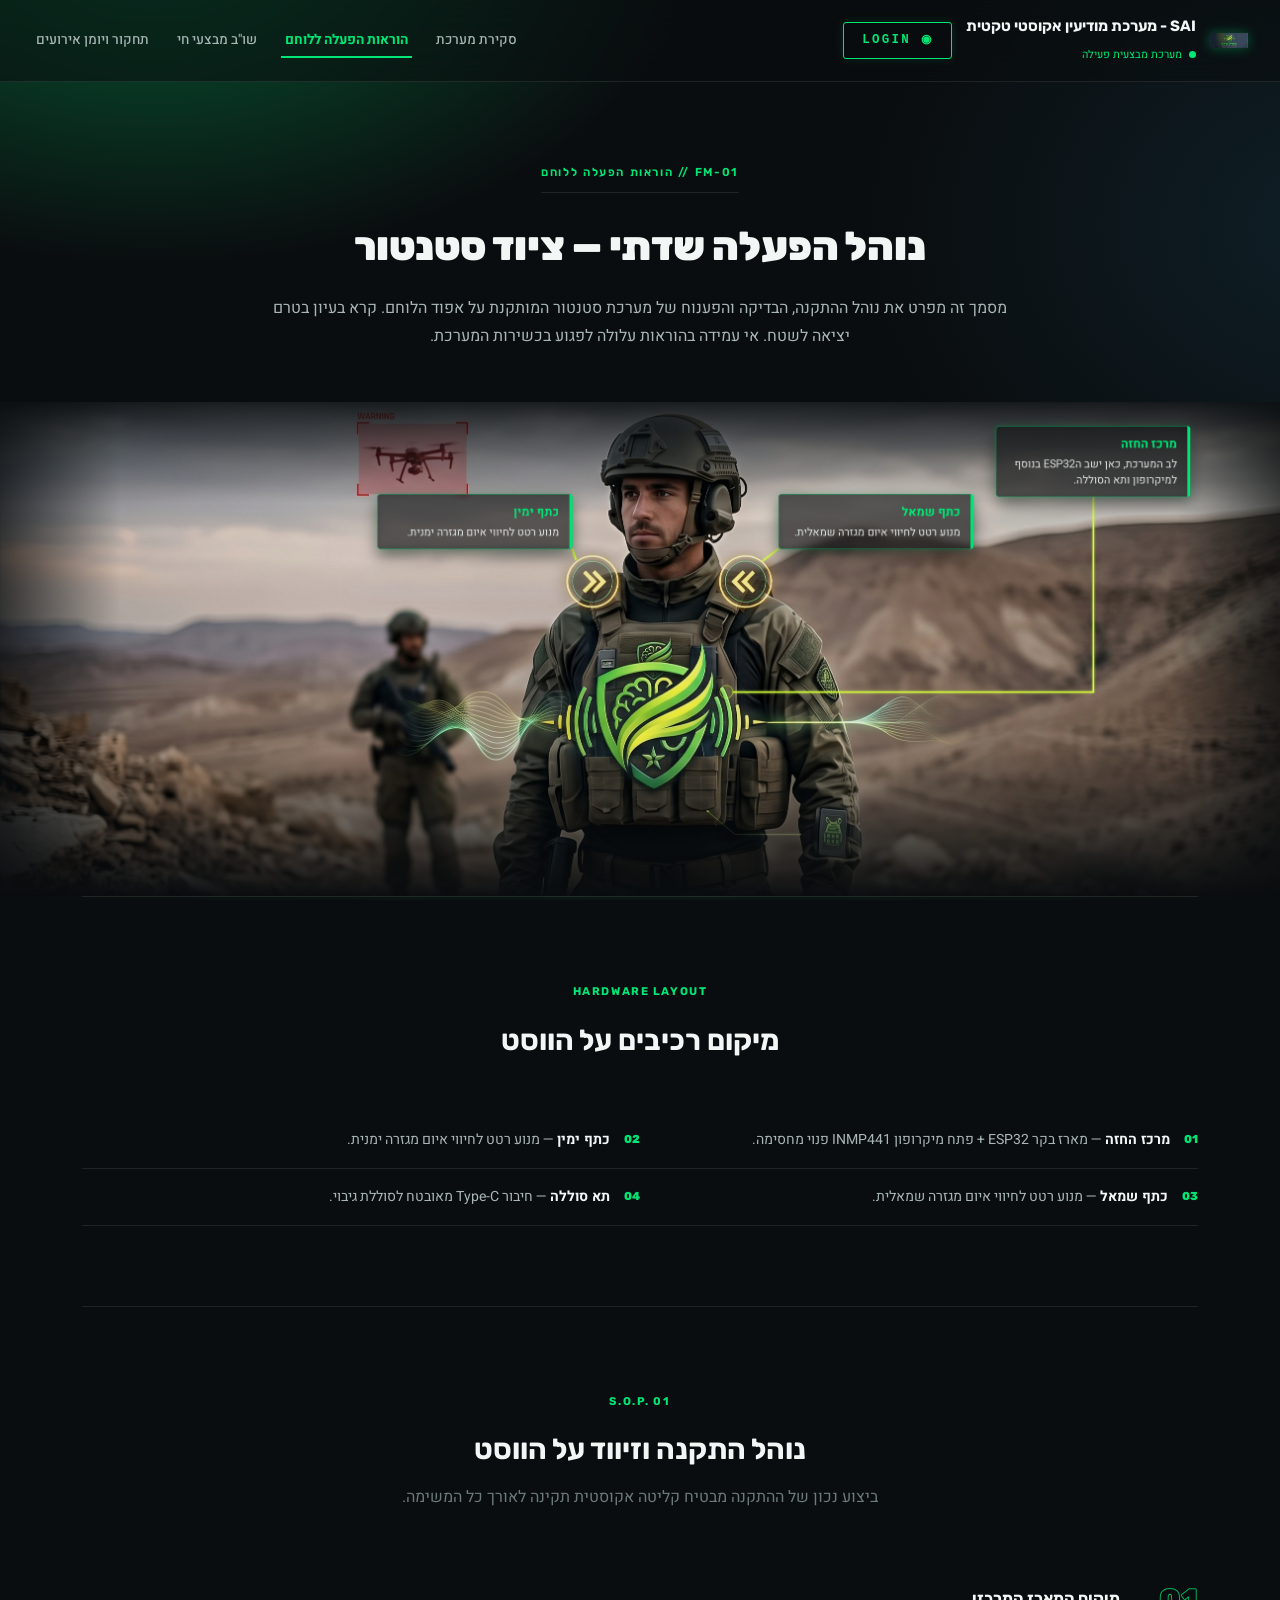
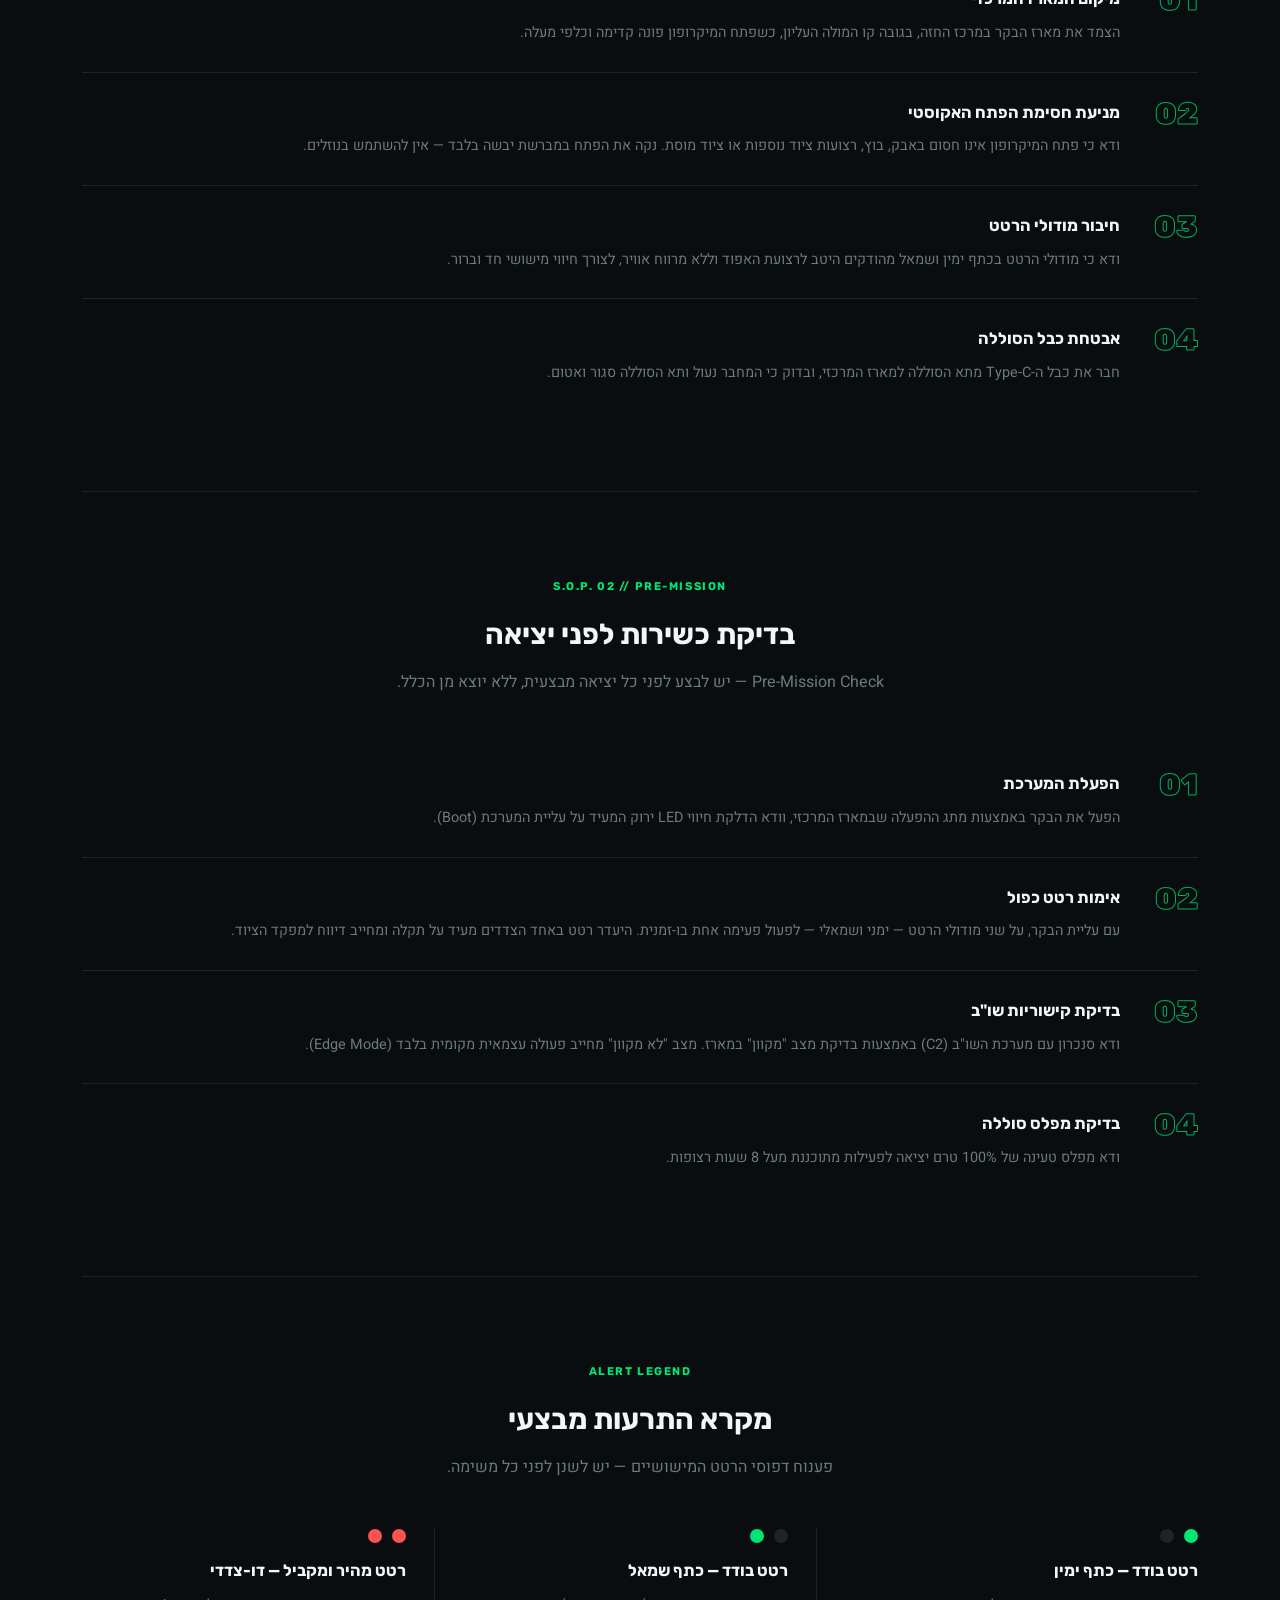
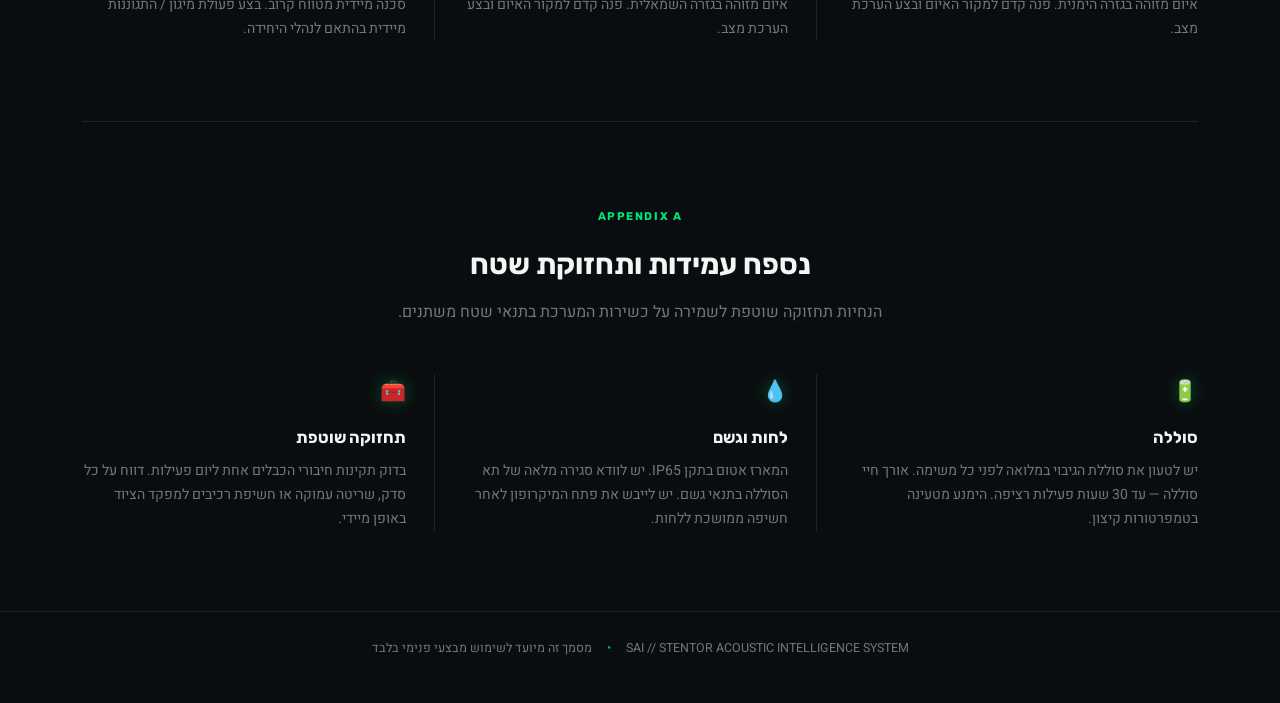
<file: field-manual.html>
<!-- הצהרה שזה מסמך HTML5 -->
<!DOCTYPE html>
<!-- שורש הדף: שפה עברית וכיוון מימין לשמאל -->
<html lang="he" dir="rtl">
<!-- ראש המסמך: הגדרות שלא מוצגות בדף -->
<head>
<!-- קידוד תווים שתומך בעברית -->
<meta charset="UTF-8">
<!-- התאמת רוחב הדף למסך הטלפון -->
<meta name="viewport" content="width=device-width, initial-scale=1.0">
<!-- הכותרת שמופיעה בלשונית הדפדפן -->
<title>הוראות הפעלה ללוחם — SAI</title>
<!-- טעינת הגופנים Heebo ו-Rubik מגוגל -->
<link href="https://fonts.googleapis.com/css2?family=Heebo:wght@300;400;500;700;900&family=Rubik:wght@400;500;600;700;900&display=swap" rel="stylesheet">
<!-- קובץ העיצוב של העמוד הזה -->
<link rel="stylesheet" href="style-manual.css">
<!-- סוף ראש המסמך -->
</head>
<!-- גוף הדף: כל מה שמוצג -->
<body>

<!-- תיבת סימון מוסתרת: מסומנת = חלון ההתחברות פתוח -->
<input type="checkbox" id="modal-toggle" class="modal-toggle">
<!-- תיבת סימון מוסתרת: מסומנת = המשתמש מחובר -->
<input type="checkbox" id="auth-state" class="auth-state">

<!-- הסרגל העליון -->
<header class="cmd-bar">
  <!-- אזור המיתוג -->
  <div class="cmd-brand">
    <!-- הלוגו -->
    <img src="assets/logo.png" alt="סמל SAI" class="cmd-logo">
    <!-- מעטפת השם והסטטוס -->
    <div>
      <!-- שם המערכת -->
      <span class="cmd-title">SAI - מערכת מודיעין אקוסטי טקטית</span>
      <!-- שורת סטטוס עם נקודה מהבהבת -->
      <span class="cmd-status"><span class="pulse-dot"></span>מערכת מבצעית פעילה</span>
    <!-- סוף המעטפת -->
    </div>
    <!-- כפתור LOGIN: לחיצה על התווית מסמנת את modal-toggle ופותחת את החלון -->
    <label for="modal-toggle" class="nav-login-btn">◉ LOGIN</label>
    <!-- תג "מחובר" שמופיע רק אחרי SIGN IN -->
    <span class="operator-badge">● OPERATOR ONLINE</span>
  <!-- סוף אזור המיתוג -->
  </div>
  <!-- הניווט הראשי -->
  <nav class="cmd-nav">
    <!-- קישור לסקירת המערכת -->
    <a href="index.html">סקירת מערכת</a>
    <!-- קישור לעמוד הזה (active = העמוד הנוכחי) -->
    <a href="field-manual.html" class="active">הוראות הפעלה ללוחם</a>
    <!-- קישור לשו"ב החי -->
    <a href="live-c2.html">שו"ב מבצעי חי</a>
    <!-- קישור לתחקור -->
    <a href="debrief.html">תחקור ויומן אירועים</a>
  <!-- סוף הניווט -->
  </nav>
<!-- סוף הסרגל העליון -->
</header>

<!-- התוכן המרכזי -->
<main>

  <!-- פתיחת העמוד -->
  <section class="page-hero">
    <!-- תווית המסמך -->
    <span class="doc-tag">FM-01 // הוראות הפעלה ללוחם</span>
    <!-- כותרת העמוד -->
    <h1 class="page-title">נוהל הפעלה שדתי — ציוד סטנטור</h1>
    <!-- תיאור המסמך -->
    <p>מסמך זה מפרט את נוהל ההתקנה, הבדיקה והפענוח של מערכת סטנטור המותקנת על אפוד הלוחם. קרא בעיון בטרם יציאה לשטח. אי עמידה בהוראות עלולה לפגוע בכשירות המערכת.</p>
  <!-- סוף פתיחת העמוד -->
  </section>

  <!-- תמונת הלוחם ברוחב כל המסך; picture בוחר תמונה לפי רוחב המסך -->
  <picture class="showcase">
    <!-- במסך עד 768 פיקסלים: התמונה האנכית לטלפון -->
    <source media="(max-width: 768px)" srcset="assets/soldier_callouts_mobile.jpg">
    <!-- התמונה הרגילה (הרחבה); alt מתאר אותה למי שלא רואה -->
    <img src="assets/soldier.jpg" alt="לוחם עם מערכת סטנטור: מנועי רטט בכתף ימין ובכתף שמאל לחיווי כיוון האיום, ובמרכז החזה ה-ESP32, המיקרופון ותא הסוללה">
  <!-- סוף התמונה -->
  </picture>

  <!-- מקטע מיקום הרכיבים -->
  <section class="section">
    <!-- ראש המקטע -->
    <div class="section-head">
      <!-- תווית קטנה -->
      <span class="section-kicker">HARDWARE LAYOUT</span>
      <!-- כותרת המקטע -->
      <h2 class="section-title">מיקום רכיבים על הווסט</h2>
    <!-- סוף ראש המקטע -->
    </div>
    <!-- רשימת הרכיבים בשתי עמודות -->
    <ul class="flow-list">
      <!-- רכיב 1: מספר, שם מודגש ותיאור -->
      <li><span class="flow-mark">01</span><span><strong>מרכז החזה</strong> — מארז בקר ESP32 + פתח מיקרופון INMP441 פנוי מחסימה.</span></li>
      <!-- רכיב 2 -->
      <li><span class="flow-mark">02</span><span><strong>כתף ימין</strong> — מנוע רטט לחיווי איום מגזרה ימנית.</span></li>
      <!-- רכיב 3 -->
      <li><span class="flow-mark">03</span><span><strong>כתף שמאל</strong> — מנוע רטט לחיווי איום מגזרה שמאלית.</span></li>
      <!-- רכיב 4 -->
      <li><span class="flow-mark">04</span><span><strong>תא סוללה</strong> — חיבור Type-C מאובטח לסוללת גיבוי.</span></li>
    <!-- סוף רשימת הרכיבים -->
    </ul>
  <!-- סוף מקטע הרכיבים -->
  </section>

  <!-- מקטע נוהל ההתקנה -->
  <section class="section">
    <!-- ראש המקטע -->
    <div class="section-head">
      <!-- תווית קטנה -->
      <span class="section-kicker">S.O.P. 01</span>
      <!-- כותרת המקטע -->
      <h2 class="section-title">נוהל התקנה וזיווד על הווסט</h2>
      <!-- משפט הסבר -->
      <p class="section-sub">ביצוע נכון של ההתקנה מבטיח קליטה אקוסטית תקינה לאורך כל המשימה.</p>
    <!-- סוף ראש המקטע -->
    </div>
    <!-- רשימת שלבים ממוספרת -->
    <ol class="checklist">
      <!-- שלב 1 -->
      <li>
        <!-- מספר השלב -->
        <span class="checklist-num">01</span>
        <!-- גוף השלב -->
        <div>
          <!-- כותרת השלב -->
          <h3>מיקום המארז המרכזי</h3>
          <!-- הסבר השלב -->
          <p>הצמד את מארז הבקר במרכז החזה, בגובה קו המולה העליון, כשפתח המיקרופון פונה קדימה וכלפי מעלה.</p>
        <!-- סוף גוף השלב -->
        </div>
      <!-- סוף שלב 1 -->
      </li>
      <!-- שלב 2 -->
      <li>
        <!-- מספר השלב -->
        <span class="checklist-num">02</span>
        <!-- גוף השלב -->
        <div>
          <!-- כותרת השלב -->
          <h3>מניעת חסימת הפתח האקוסטי</h3>
          <!-- הסבר השלב -->
          <p>ודא כי פתח המיקרופון אינו חסום באבק, בוץ, רצועות ציוד נוספות או ציוד מוסת. נקה את הפתח במברשת יבשה בלבד — אין להשתמש בנוזלים.</p>
        <!-- סוף גוף השלב -->
        </div>
      <!-- סוף שלב 2 -->
      </li>
      <!-- שלב 3 -->
      <li>
        <!-- מספר השלב -->
        <span class="checklist-num">03</span>
        <!-- גוף השלב -->
        <div>
          <!-- כותרת השלב -->
          <h3>חיבור מודולי הרטט</h3>
          <!-- הסבר השלב -->
          <p>ודא כי מודולי הרטט בכתף ימין ושמאל מהודקים היטב לרצועת האפוד וללא מרווח אוויר, לצורך חיווי מישושי חד וברור.</p>
        <!-- סוף גוף השלב -->
        </div>
      <!-- סוף שלב 3 -->
      </li>
      <!-- שלב 4 -->
      <li>
        <!-- מספר השלב -->
        <span class="checklist-num">04</span>
        <!-- גוף השלב -->
        <div>
          <!-- כותרת השלב -->
          <h3>אבטחת כבל הסוללה</h3>
          <!-- הסבר השלב -->
          <p>חבר את כבל ה-Type-C מתא הסוללה למארז המרכזי, ובדוק כי המחבר נעול ותא הסוללה סגור ואטום.</p>
        <!-- סוף גוף השלב -->
        </div>
      <!-- סוף שלב 4 -->
      </li>
    <!-- סוף רשימת השלבים -->
    </ol>
  <!-- סוף מקטע ההתקנה -->
  </section>

  <!-- מקטע בדיקת כשירות לפני יציאה -->
  <section class="section">
    <!-- ראש המקטע -->
    <div class="section-head">
      <!-- תווית קטנה -->
      <span class="section-kicker">S.O.P. 02 // PRE-MISSION</span>
      <!-- כותרת המקטע -->
      <h2 class="section-title">בדיקת כשירות לפני יציאה</h2>
      <!-- משפט הסבר -->
      <p class="section-sub">Pre-Mission Check — יש לבצע לפני כל יציאה מבצעית, ללא יוצא מן הכלל.</p>
    <!-- סוף ראש המקטע -->
    </div>
    <!-- רשימת שלבים ממוספרת -->
    <ol class="checklist">
      <!-- שלב 1 -->
      <li>
        <!-- מספר השלב -->
        <span class="checklist-num">01</span>
        <!-- גוף השלב -->
        <div>
          <!-- כותרת השלב -->
          <h3>הפעלת המערכת</h3>
          <!-- הסבר השלב -->
          <p>הפעל את הבקר באמצעות מתג ההפעלה שבמארז המרכזי, וודא הדלקת חיווי LED ירוק המעיד על עליית המערכת (Boot).</p>
        <!-- סוף גוף השלב -->
        </div>
      <!-- סוף שלב 1 -->
      </li>
      <!-- שלב 2 -->
      <li>
        <!-- מספר השלב -->
        <span class="checklist-num">02</span>
        <!-- גוף השלב -->
        <div>
          <!-- כותרת השלב -->
          <h3>אימות רטט כפול</h3>
          <!-- הסבר השלב -->
          <p>עם עליית הבקר, על שני מודולי הרטט — ימני ושמאלי — לפעול פעימה אחת בו-זמנית. היעדר רטט באחד הצדדים מעיד על תקלה ומחייב דיווח למפקד הציוד.</p>
        <!-- סוף גוף השלב -->
        </div>
      <!-- סוף שלב 2 -->
      </li>
      <!-- שלב 3 -->
      <li>
        <!-- מספר השלב -->
        <span class="checklist-num">03</span>
        <!-- גוף השלב -->
        <div>
          <!-- כותרת השלב -->
          <h3>בדיקת קישוריות שו"ב</h3>
          <!-- הסבר השלב -->
          <p>ודא סנכרון עם מערכת השו"ב (C2) באמצעות בדיקת מצב "מקוון" במארז. מצב "לא מקוון" מחייב פעולה עצמאית מקומית בלבד (Edge Mode).</p>
        <!-- סוף גוף השלב -->
        </div>
      <!-- סוף שלב 3 -->
      </li>
      <!-- שלב 4 -->
      <li>
        <!-- מספר השלב -->
        <span class="checklist-num">04</span>
        <!-- גוף השלב -->
        <div>
          <!-- כותרת השלב -->
          <h3>בדיקת מפלס סוללה</h3>
          <!-- הסבר השלב -->
          <p>ודא מפלס טעינה של 100% טרם יציאה לפעילות מתוכננת מעל 8 שעות רצופות.</p>
        <!-- סוף גוף השלב -->
        </div>
      <!-- סוף שלב 4 -->
      </li>
    <!-- סוף רשימת השלבים -->
    </ol>
  <!-- סוף מקטע הבדיקה -->
  </section>

  <!-- מקטע מקרא ההתרעות: מה אומר כל דפוס רטט -->
  <section class="section">
    <!-- ראש המקטע -->
    <div class="section-head">
      <!-- תווית קטנה -->
      <span class="section-kicker">ALERT LEGEND</span>
      <!-- כותרת המקטע -->
      <h2 class="section-title">מקרא התרעות מבצעי</h2>
      <!-- משפט הסבר -->
      <p class="section-sub">פענוח דפוסי הרטט המישושיים — יש לשנן לפני כל משימה.</p>
    <!-- סוף ראש המקטע -->
    </div>
    <!-- רשימת הדפוסים בשלוש עמודות -->
    <ul class="adv-list">
      <!-- דפוס 1: כתף ימין -->
      <li class="adv-item">
        <!-- שתי נקודות = שתי הכתפיים -->
        <div class="alert-pattern">
          <!-- כתף ימין — דולקת -->
          <span class="vib-dot"></span>
          <!-- כתף שמאל — כבויה -->
          <span class="vib-dot off"></span>
        <!-- סוף הנקודות -->
        </div>
        <!-- שם הדפוס -->
        <h3>רטט בודד — כתף ימין</h3>
        <!-- משמעות הדפוס -->
        <p>איום מזוהה בגזרה הימנית. פנה קדם למקור האיום ובצע הערכת מצב.</p>
      <!-- סוף דפוס 1 -->
      </li>
      <!-- דפוס 2: כתף שמאל -->
      <li class="adv-item">
        <!-- שתי נקודות = שתי הכתפיים -->
        <div class="alert-pattern">
          <!-- כתף ימין — כבויה -->
          <span class="vib-dot off"></span>
          <!-- כתף שמאל — דולקת -->
          <span class="vib-dot"></span>
        <!-- סוף הנקודות -->
        </div>
        <!-- שם הדפוס -->
        <h3>רטט בודד — כתף שמאל</h3>
        <!-- משמעות הדפוס -->
        <p>איום מזוהה בגזרה השמאלית. פנה קדם למקור האיום ובצע הערכת מצב.</p>
      <!-- סוף דפוס 2 -->
      </li>
      <!-- דפוס 3: שתי הכתפיים מהר -->
      <li class="adv-item">
        <!-- שתי נקודות = שתי הכתפיים -->
        <div class="alert-pattern">
          <!-- כתף ימין — אדומה ומהירה -->
          <span class="vib-dot fast"></span>
          <!-- כתף שמאל — אדומה ומהירה -->
          <span class="vib-dot fast"></span>
        <!-- סוף הנקודות -->
        </div>
        <!-- שם הדפוס -->
        <h3>רטט מהיר ומקביל — דו-צדדי</h3>
        <!-- משמעות הדפוס -->
        <p>סכנה מיידית מטווח קרוב. בצע פעולת מיגון / התגוננות מיידית בהתאם לנהלי היחידה.</p>
      <!-- סוף דפוס 3 -->
      </li>
    <!-- סוף רשימת הדפוסים -->
    </ul>
  <!-- סוף מקטע המקרא -->
  </section>

  <!-- מקטע נספח תחזוקה -->
  <section class="section">
    <!-- ראש המקטע -->
    <div class="section-head">
      <!-- תווית קטנה -->
      <span class="section-kicker">APPENDIX A</span>
      <!-- כותרת המקטע -->
      <h2 class="section-title">נספח עמידות ותחזוקת שטח</h2>
      <!-- משפט הסבר -->
      <p class="section-sub">הנחיות תחזוקה שוטפת לשמירה על כשירות המערכת בתנאי שטח משתנים.</p>
    <!-- סוף ראש המקטע -->
    </div>
    <!-- רשימת ההנחיות בשלוש עמודות -->
    <ul class="adv-list">
      <!-- הנחיה 1 -->
      <li class="adv-item">
        <!-- אייקון סוללה -->
        <span class="adv-mark">🔋</span>
        <!-- כותרת ההנחיה -->
        <h3>סוללה</h3>
        <!-- פירוט ההנחיה -->
        <p>יש לטעון את סוללת הגיבוי במלואה לפני כל משימה. אורך חיי סוללה — עד 30 שעות פעילות רציפה. הימנע מטעינה בטמפרטורות קיצון.</p>
      <!-- סוף הנחיה 1 -->
      </li>
      <!-- הנחיה 2 -->
      <li class="adv-item">
        <!-- אייקון טיפת מים -->
        <span class="adv-mark">💧</span>
        <!-- כותרת ההנחיה -->
        <h3>לחות וגשם</h3>
        <!-- פירוט ההנחיה -->
        <p>המארז אטום בתקן IP65. יש לוודא סגירה מלאה של תא הסוללה בתנאי גשם. יש לייבש את פתח המיקרופון לאחר חשיפה ממושכת ללחות.</p>
      <!-- סוף הנחיה 2 -->
      </li>
      <!-- הנחיה 3 -->
      <li class="adv-item">
        <!-- אייקון ארגז כלים -->
        <span class="adv-mark">🧰</span>
        <!-- כותרת ההנחיה -->
        <h3>תחזוקה שוטפת</h3>
        <!-- פירוט ההנחיה -->
        <p>בדוק תקינות חיבורי הכבלים אחת ליום פעילות. דווח על כל סדק, שריטה עמוקה או חשיפת רכיבים למפקד הציוד באופן מיידי.</p>
      <!-- סוף הנחיה 3 -->
      </li>
    <!-- סוף רשימת ההנחיות -->
    </ul>
  <!-- סוף מקטע הנספח -->
  </section>

<!-- סוף התוכן המרכזי -->
</main>

<!-- הכותרת התחתונה -->
<footer class="cmd-footer">
  <!-- שם המערכת -->
  <span>SAI // STENTOR ACOUSTIC INTELLIGENCE SYSTEM</span>
  <!-- נקודה מפרידה -->
  <span class="footer-dot">•</span>
  <!-- הערת סיווג -->
  <span>מסמך זה מיועד לשימוש מבצעי פנימי בלבד</span>
<!-- סוף הכותרת התחתונה -->
</footer>

<!-- שכבת חלון ההתחברות (מוצגת רק כש-modal-toggle מסומנת) -->
<div class="modal-overlay">
  <!-- רקע לחיץ: לחיצה מבטלת את הסימון וסוגרת את החלון -->
  <label for="modal-toggle" class="modal-backdrop"></label>
  <!-- החלון עצמו הוא טופס; אין בו כפתור שליחה, לכן הדף לא נטען מחדש -->
  <form class="modal-box">
    <!-- ראש החלון -->
    <div class="modal-header">
      <!-- כותרת החלון -->
      <h2 class="modal-title">OPERATOR AUTHENTICATION</h2>
      <!-- כפתור X: תווית שמבטלת את הסימון וסוגרת את החלון -->
      <label for="modal-toggle" class="modal-close">✕</label>
    <!-- סוף ראש החלון -->
    </div>
    <!-- תווית לשדה אות הקריאה -->
    <label for="login-user" class="form-label">Callsign / Operator ID</label>
    <!-- שדה חובה (required) לאות הקריאה -->
    <input type="text" id="login-user" class="form-input" placeholder="ALPHA-1" required>
    <!-- תווית לשדה הסיסמה -->
    <label for="login-pass" class="form-label">Security Passcode</label>
    <!-- שדה חובה לסיסמה; התווים מוסתרים בנקודות -->
    <input type="password" id="login-pass" class="form-input" placeholder="••••••••" required>
    <!-- שורת סטטוס — הטקסט שלה נכתב ב-CSS לפי מצב הטופס -->
    <p class="login-status"></p>
    <!-- כפתור SIGN IN: תווית שמסמנת את auth-state, כלומר "מחובר" -->
    <label for="auth-state" class="modal-submit">SIGN IN</label>
  <!-- סוף הטופס -->
  </form>
<!-- סוף השכבה -->
</div>

<!-- סוף גוף הדף -->
</body>
<!-- סוף הדף -->
</html>
</file>
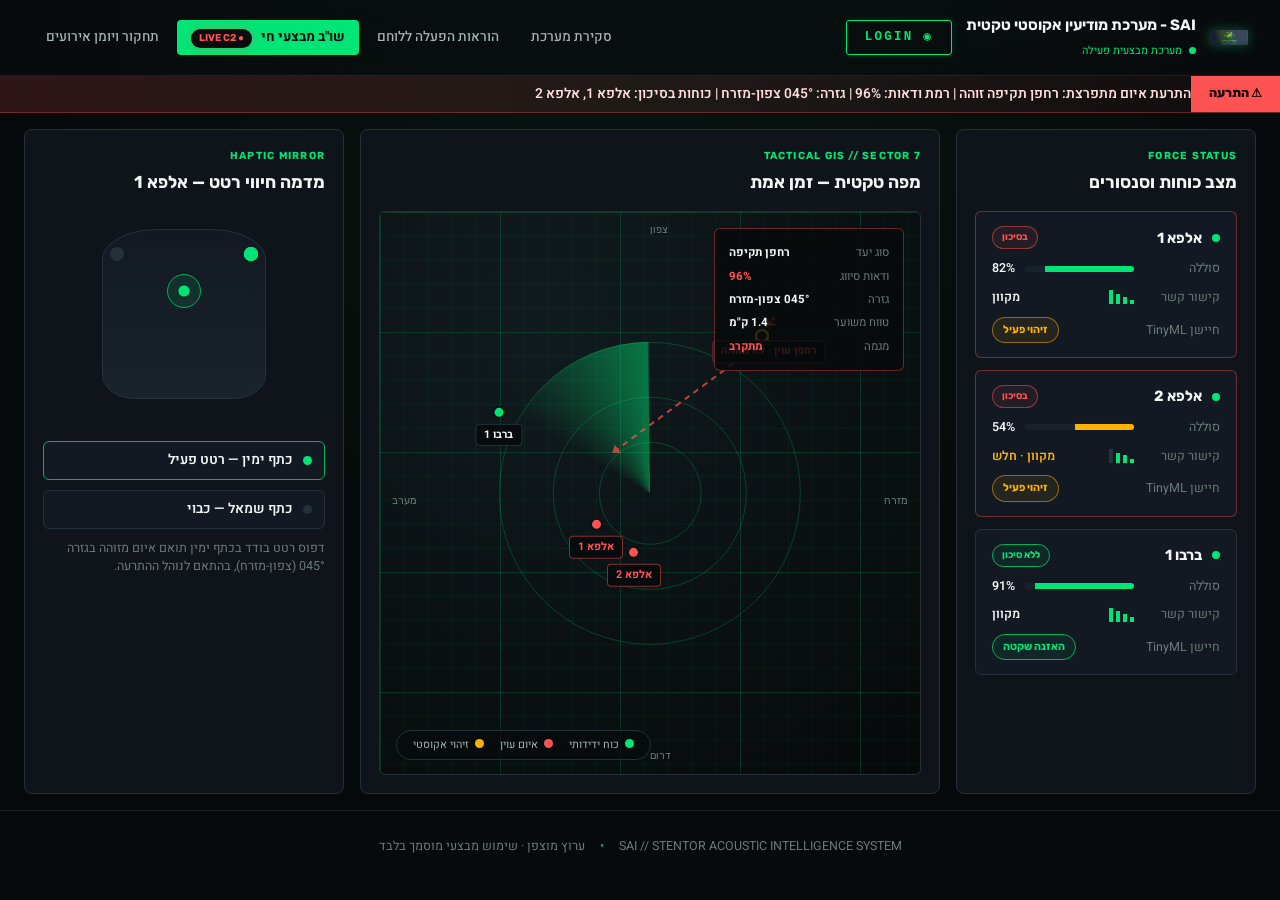
<file: live-c2.html>
<!-- הצהרה שזה מסמך HTML5 -->
<!DOCTYPE html>
<!-- שורש הדף: שפה עברית וכיוון מימין לשמאל -->
<html lang="he" dir="rtl">
<!-- ראש המסמך: הגדרות שלא מוצגות בדף -->
<head>
<!-- קידוד תווים שתומך בעברית -->
<meta charset="UTF-8">
<!-- התאמת רוחב הדף למסך הטלפון -->
<meta name="viewport" content="width=device-width, initial-scale=1.0">
<!-- הכותרת שמופיעה בלשונית הדפדפן -->
<title>שו"ב מבצעי חי — SAI</title>
<!-- טעינת הגופנים Heebo ו-Rubik מגוגל -->
<link href="https://fonts.googleapis.com/css2?family=Heebo:wght@300;400;500;700;900&family=Rubik:wght@400;500;600;700;900&display=swap" rel="stylesheet">
<!-- קובץ העיצוב של העמוד הזה -->
<link rel="stylesheet" href="style-c2.css">
<!-- סוף ראש המסמך -->
</head>
<!-- גוף הדף: כל מה שמוצג -->
<body>

<!-- תיבת סימון מוסתרת: מסומנת = חלון ההתחברות פתוח -->
<input type="checkbox" id="modal-toggle" class="modal-toggle">
<!-- תיבת סימון מוסתרת: מסומנת = המשתמש מחובר -->
<input type="checkbox" id="auth-state" class="auth-state">

<!-- הסרגל העליון -->
<header class="cmd-bar">
  <!-- אזור המיתוג -->
  <div class="cmd-brand">
    <!-- הלוגו -->
    <img src="assets/logo.png" alt="סמל SAI" class="cmd-logo">
    <!-- מעטפת השם והסטטוס -->
    <div>
      <!-- שם המערכת -->
      <span class="cmd-title">SAI - מערכת מודיעין אקוסטי טקטית</span>
      <!-- שורת סטטוס עם נקודה מהבהבת -->
      <span class="cmd-status"><span class="pulse-dot"></span>מערכת מבצעית פעילה</span>
    <!-- סוף המעטפת -->
    </div>
    <!-- כפתור LOGIN: לחיצה על התווית מסמנת את modal-toggle ופותחת את החלון -->
    <label for="modal-toggle" class="nav-login-btn">◉ LOGIN</label>
    <!-- תג "מחובר" שמופיע רק אחרי SIGN IN -->
    <span class="operator-badge">● OPERATOR ONLINE</span>
  <!-- סוף אזור המיתוג -->
  </div>
  <!-- הניווט הראשי -->
  <nav class="cmd-nav">
    <!-- קישור לסקירת המערכת -->
    <a href="index.html">סקירת מערכת</a>
    <!-- קישור להוראות ההפעלה -->
    <a href="field-manual.html">הוראות הפעלה ללוחם</a>
    <!-- קישור לעמוד הזה, עם תג אדום מהבהב "LIVE C2" -->
    <a href="live-c2.html" class="active">שו"ב מבצעי חי <span class="live-badge">● LIVE C2</span></a>
    <!-- קישור לתחקור -->
    <a href="debrief.html">תחקור ויומן אירועים</a>
  <!-- סוף הניווט -->
  </nav>
<!-- סוף הסרגל העליון -->
</header>

<!-- פס ההתרעה האדום מתחת לסרגל -->
<div class="alert-ticker">
  <!-- הדגל הקבוע בצד -->
  <span class="ticker-flag">⚠ התרעה</span>
  <!-- המסילה שבה הטקסט זז -->
  <div class="ticker-track">
    <!-- טקסט ההתרעה שזז מימין לשמאל -->
    <span class="ticker-text">התרעת איום מתפרצת: רחפן תקיפה זוהה | רמת ודאות: 96% | גזרה: 045° צפון-מזרח | כוחות בסיכון: אלפא 1, אלפא 2</span>
  <!-- סוף המסילה -->
  </div>
<!-- סוף פס ההתרעה -->
</div>

<!-- לוח הבקרה: שלושה פאנלים זה לצד זה -->
<main class="dashboard">

  <!-- ===== פאנל 1: מצב הכוחות ===== -->
  <section class="panel">
    <!-- תווית קטנה -->
    <span class="panel-kicker">FORCE STATUS</span>
    <!-- כותרת הפאנל -->
    <h2 class="panel-title">מצב כוחות וסנסורים</h2>

    <!-- כרטיס אלפא 1 (risk = בסיכון, גבול אדום) -->
    <article class="force-card risk">
      <!-- ראש הכרטיס -->
      <div class="force-head">
        <!-- נקודת מצב מהבהבת -->
        <span class="force-dot"></span>
        <!-- שם הכוח -->
        <h3>אלפא 1</h3>
        <!-- תג "בסיכון" -->
        <span class="force-risk">בסיכון</span>
      <!-- סוף ראש הכרטיס -->
      </div>
      <!-- שורת סוללה -->
      <div class="force-row">
        <!-- שם הנתון -->
        <span class="force-label">סוללה</span>
        <!-- פס הסוללה; רוחב המילוי (82%) כתוב ישירות ב-style -->
        <div class="battery-bar"><div class="battery-fill" style="width: 82%;"></div></div>
        <!-- הערך במספרים -->
        <span class="force-value">82%</span>
      <!-- סוף שורת סוללה -->
      </div>
      <!-- שורת קשר -->
      <div class="force-row">
        <!-- שם הנתון -->
        <span class="force-label">קישור קשר</span>
        <!-- ארבעה פסי קליטה; on = פס דולק -->
        <div class="signal-bars"><span class="on"></span><span class="on"></span><span class="on"></span><span class="on"></span></div>
        <!-- מצב הקשר -->
        <span class="force-value">מקוון</span>
      <!-- סוף שורת קשר -->
      </div>
      <!-- שורת חיישן -->
      <div class="force-row">
        <!-- שם הנתון -->
        <span class="force-label">חיישן TinyML</span>
        <!-- תג כתום מהבהב: זיהוי פעיל -->
        <span class="sensor-badge active">זיהוי פעיל</span>
      <!-- סוף שורת חיישן -->
      </div>
    <!-- סוף כרטיס אלפא 1 -->
    </article>

    <!-- כרטיס אלפא 2 (בסיכון) -->
    <article class="force-card risk">
      <!-- ראש הכרטיס -->
      <div class="force-head">
        <!-- נקודת מצב מהבהבת -->
        <span class="force-dot"></span>
        <!-- שם הכוח -->
        <h3>אלפא 2</h3>
        <!-- תג "בסיכון" -->
        <span class="force-risk">בסיכון</span>
      <!-- סוף ראש הכרטיס -->
      </div>
      <!-- שורת סוללה -->
      <div class="force-row">
        <!-- שם הנתון -->
        <span class="force-label">סוללה</span>
        <!-- פס סוללה כתום (mid = בינונית) ברוחב 54% -->
        <div class="battery-bar"><div class="battery-fill mid" style="width: 54%;"></div></div>
        <!-- הערך במספרים -->
        <span class="force-value">54%</span>
      <!-- סוף שורת סוללה -->
      </div>
      <!-- שורת קשר -->
      <div class="force-row">
        <!-- שם הנתון -->
        <span class="force-label">קישור קשר</span>
        <!-- שלושה פסים דולקים והרביעי כבוי -->
        <div class="signal-bars"><span class="on"></span><span class="on"></span><span class="on"></span><span></span></div>
        <!-- מצב הקשר בכתום (warn = אזהרה) -->
        <span class="force-value warn">מקוון · חלש</span>
      <!-- סוף שורת קשר -->
      </div>
      <!-- שורת חיישן -->
      <div class="force-row">
        <!-- שם הנתון -->
        <span class="force-label">חיישן TinyML</span>
        <!-- תג כתום מהבהב: זיהוי פעיל -->
        <span class="sensor-badge active">זיהוי פעיל</span>
      <!-- סוף שורת חיישן -->
      </div>
    <!-- סוף כרטיס אלפא 2 -->
    </article>

    <!-- כרטיס ברבו 1 (ללא סיכון) -->
    <article class="force-card">
      <!-- ראש הכרטיס -->
      <div class="force-head">
        <!-- נקודת מצב מהבהבת -->
        <span class="force-dot"></span>
        <!-- שם הכוח -->
        <h3>ברבו 1</h3>
        <!-- תג ירוק "ללא סיכון" (clear = נקי) -->
        <span class="force-risk clear">ללא סיכון</span>
      <!-- סוף ראש הכרטיס -->
      </div>
      <!-- שורת סוללה -->
      <div class="force-row">
        <!-- שם הנתון -->
        <span class="force-label">סוללה</span>
        <!-- פס סוללה ברוחב 91% -->
        <div class="battery-bar"><div class="battery-fill" style="width: 91%;"></div></div>
        <!-- הערך במספרים -->
        <span class="force-value">91%</span>
      <!-- סוף שורת סוללה -->
      </div>
      <!-- שורת קשר -->
      <div class="force-row">
        <!-- שם הנתון -->
        <span class="force-label">קישור קשר</span>
        <!-- ארבעה פסים דולקים -->
        <div class="signal-bars"><span class="on"></span><span class="on"></span><span class="on"></span><span class="on"></span></div>
        <!-- מצב הקשר -->
        <span class="force-value">מקוון</span>
      <!-- סוף שורת קשר -->
      </div>
      <!-- שורת חיישן -->
      <div class="force-row">
        <!-- שם הנתון -->
        <span class="force-label">חיישן TinyML</span>
        <!-- תג ירוק: האזנה שקטה -->
        <span class="sensor-badge">האזנה שקטה</span>
      <!-- סוף שורת חיישן -->
      </div>
    <!-- סוף כרטיס ברבו 1 -->
    </article>
  <!-- סוף פאנל הכוחות -->
  </section>

  <!-- ===== פאנל 2: המפה הטקטית ===== -->
  <section class="panel map-panel">
    <!-- תווית קטנה -->
    <span class="panel-kicker">TACTICAL GIS // SECTOR 7</span>
    <!-- כותרת הפאנל -->
    <h2 class="panel-title">מפה טקטית — זמן אמת</h2>

    <!-- חלון המפה: כל מה שבתוכו ממוקם לפי אחוזים -->
    <div class="map">
      <!-- רשת קווים ברקע המפה -->
      <div class="map-grid"></div>

      <!-- המכ"ם במרכז המפה -->
      <div class="radar">
        <!-- טבעת פנימית -->
        <span class="ring ring-1"></span>
        <!-- טבעת אמצעית -->
        <span class="ring ring-2"></span>
        <!-- טבעת חיצונית -->
        <span class="ring ring-3"></span>
        <!-- קרן הסריקה המסתובבת -->
        <span class="sweep"></span>
      <!-- סוף המכ"ם -->
      </div>

      <!-- כיוון צפון -->
      <span class="compass compass-n">צפון</span>
      <!-- כיוון דרום -->
      <span class="compass compass-s">דרום</span>
      <!-- כיוון מזרח -->
      <span class="compass compass-e">מזרח</span>
      <!-- כיוון מערב -->
      <span class="compass compass-w">מערב</span>

      <!-- קו מקווקו אדום מהרחפן אל הכוחות -->
      <div class="vector-line"></div>

      <!-- גלי זיהוי כתומים סביב הרחפן; style קובע את מיקומו במפה -->
      <div class="ping" style="top: 22%; left: 72%;">
        <!-- גל ראשון -->
        <span></span>
        <!-- גל שני (מתחיל מאוחר יותר) -->
        <span></span>
        <!-- גל שלישי (מתחיל עוד יותר מאוחר) -->
        <span></span>
      <!-- סוף גלי הזיהוי -->
      </div>

      <!-- סמן הרחפן העוין -->
      <div class="marker" style="top: 22%; left: 72%;">
        <!-- אייקון מטוס אדום -->
        <span class="hostile-icon">✈</span>
        <!-- תווית אדומה -->
        <span class="chip danger">רחפן עוין · לא מזוהה</span>
      <!-- סוף סמן הרחפן -->
      </div>

      <!-- סמן כוח ידידותי: ברבו 1 -->
      <div class="marker" style="top: 38%; left: 22%;">
        <!-- נקודה ירוקה מהבהבת -->
        <span class="friendly-icon"></span>
        <!-- שם הכוח -->
        <span class="chip">ברבו 1</span>
      <!-- סוף סמן ברבו 1 -->
      </div>

      <!-- סמן כוח בסיכון: אלפא 1 (risk = נקודה אדומה) -->
      <div class="marker risk" style="top: 58%; left: 40%;">
        <!-- נקודה מהבהבת -->
        <span class="friendly-icon"></span>
        <!-- שם הכוח באדום -->
        <span class="chip danger">אלפא 1</span>
      <!-- סוף סמן אלפא 1 -->
      </div>

      <!-- סמן כוח בסיכון: אלפא 2 -->
      <div class="marker risk" style="top: 63%; left: 47%;">
        <!-- נקודה מהבהבת -->
        <span class="friendly-icon"></span>
        <!-- שם הכוח באדום -->
        <span class="chip danger">אלפא 2</span>
      <!-- סוף סמן אלפא 2 -->
      </div>

      <!-- חלונית פרטי האיום בפינת המפה -->
      <div class="target-lock">
        <!-- שורה: סוג היעד -->
        <p>סוג יעד <strong>רחפן תקיפה</strong></p>
        <!-- שורה: ודאות (באדום) -->
        <p>ודאות סיווג <strong class="hot">96%</strong></p>
        <!-- שורה: גזרה -->
        <p>גזרה <strong>045° צפון-מזרח</strong></p>
        <!-- שורה: טווח -->
        <p>טווח משוער <strong>1.4 ק"מ</strong></p>
        <!-- שורה: מגמה (באדום) -->
        <p>מגמה <strong class="hot">מתקרב</strong></p>
      <!-- סוף חלונית האיום -->
      </div>

      <!-- מקרא המפה -->
      <div class="map-legend">
        <!-- נקודה ירוקה = כוח ידידותי -->
        <span><i class="swatch green"></i>כוח ידידותי</span>
        <!-- נקודה אדומה = איום -->
        <span><i class="swatch red"></i>איום עוין</span>
        <!-- נקודה כתומה = זיהוי אקוסטי -->
        <span><i class="swatch amber"></i>זיהוי אקוסטי</span>
      <!-- סוף המקרא -->
      </div>
    <!-- סוף חלון המפה -->
    </div>
  <!-- סוף פאנל המפה -->
  </section>

  <!-- ===== פאנל 3: מדמה הרטט ===== -->
  <section class="panel">
    <!-- תווית קטנה -->
    <span class="panel-kicker">HAPTIC MIRROR</span>
    <!-- כותרת הפאנל -->
    <h2 class="panel-title">מדמה חיווי רטט — אלפא 1</h2>

    <!-- איור האפוד -->
    <div class="vest">
      <!-- גוף האפוד -->
      <div class="vest-body">
        <!-- הבקר במרכז החזה, עם נקודה מהבהבת -->
        <span class="vest-core"></span>
      <!-- סוף גוף האפוד -->
      </div>
      <!-- כתף שמאל — כבויה -->
      <span class="shoulder left"></span>
      <!-- כתף ימין — רוטטת (on), עם גלים סביבה -->
      <span class="shoulder right on"></span>
    <!-- סוף איור האפוד -->
    </div>

    <!-- שורת מצב: כתף ימין פעילה -->
    <p class="haptic-row on"><span class="haptic-dot"></span>כתף ימין — רטט פעיל</p>
    <!-- שורת מצב: כתף שמאל כבויה -->
    <p class="haptic-row"><span class="haptic-dot"></span>כתף שמאל — כבוי</p>
    <!-- הסבר הדפוס -->
    <p class="haptic-note">דפוס רטט בודד בכתף ימין תואם איום מזוהה בגזרה 045° (צפון-מזרח), בהתאם לנוהל ההתרעה.</p>
  <!-- סוף פאנל הרטט -->
  </section>

<!-- סוף לוח הבקרה -->
</main>

<!-- הכותרת התחתונה -->
<footer class="cmd-footer">
  <!-- שם המערכת -->
  <span>SAI // STENTOR ACOUSTIC INTELLIGENCE SYSTEM</span>
  <!-- נקודה מפרידה -->
  <span class="footer-dot">•</span>
  <!-- הערת סיווג -->
  <span>ערוץ מוצפן · שימוש מבצעי מוסמך בלבד</span>
<!-- סוף הכותרת התחתונה -->
</footer>

<!-- שכבת חלון ההתחברות (מוצגת רק כש-modal-toggle מסומנת) -->
<div class="modal-overlay">
  <!-- רקע לחיץ: לחיצה מבטלת את הסימון וסוגרת את החלון -->
  <label for="modal-toggle" class="modal-backdrop"></label>
  <!-- החלון עצמו הוא טופס; אין בו כפתור שליחה, לכן הדף לא נטען מחדש -->
  <form class="modal-box">
    <!-- ראש החלון -->
    <div class="modal-header">
      <!-- כותרת החלון -->
      <h2 class="modal-title">OPERATOR AUTHENTICATION</h2>
      <!-- כפתור X: תווית שמבטלת את הסימון וסוגרת את החלון -->
      <label for="modal-toggle" class="modal-close">✕</label>
    <!-- סוף ראש החלון -->
    </div>
    <!-- תווית לשדה אות הקריאה -->
    <label for="login-user" class="form-label">Callsign / Operator ID</label>
    <!-- שדה חובה (required) לאות הקריאה -->
    <input type="text" id="login-user" class="form-input" placeholder="ALPHA-1" required>
    <!-- תווית לשדה הסיסמה -->
    <label for="login-pass" class="form-label">Security Passcode</label>
    <!-- שדה חובה לסיסמה; התווים מוסתרים בנקודות -->
    <input type="password" id="login-pass" class="form-input" placeholder="••••••••" required>
    <!-- שורת סטטוס — הטקסט שלה נכתב ב-CSS לפי מצב הטופס -->
    <p class="login-status"></p>
    <!-- כפתור SIGN IN: תווית שמסמנת את auth-state, כלומר "מחובר" -->
    <label for="auth-state" class="modal-submit">SIGN IN</label>
  <!-- סוף הטופס -->
  </form>
<!-- סוף השכבה -->
</div>

<!-- סוף גוף הדף -->
</body>
<!-- סוף הדף -->
</html>
</file>
<file: style-index.css>
/* ===== style-index.css — עיצוב עמוד סקירת המערכת בלבד ===== */

/* ---------- משתני צבע וגופן ---------- */

/* שורש המסמך — כאן מגדירים משתנים שכל העמוד משתמש בהם */
:root{
  /* צבע הרקע הכהה של האתר */
  --bg: #0a0d0f;
  /* קו הפרדה דק וכמעט שקוף */
  --line: rgba(255, 255, 255, 0.09);
  /* הירוק הראשי של המערכת */
  --neon: #00e676;
  /* ירוק כהה יותר לגבולות */
  --neon-dim: #00b25c;
  /* ירוק שקוף לזוהר */
  --neon-glow: rgba(0, 230, 118, 0.35);
  /* כתום-צהוב לאזהרה */
  --amber: #ffb300;
  /* אדום לסכנה */
  --danger: #ff5252;
  /* אדום שקוף לזוהר */
  --danger-glow: rgba(255, 82, 82, 0.35);
  /* טקסט בהיר לכותרות */
  --text-hi: #f2f6f5;
  /* טקסט רגיל */
  --text-mid: #a9b7b4;
  /* טקסט עמום להסברים */
  --text-dim: #6c7a78;
  /* גופן לכותרות */
  --font-head: 'Rubik', 'Heebo', sans-serif;
  /* גופן לטקסט רגיל */
  --font-body: 'Heebo', 'Rubik', sans-serif;
  /* גופן שבו כל תו באותו רוחב — מראה של מסוף */
  --font-mono: 'Consolas', 'Courier New', monospace;
/* סוף המשתנים */
}

/* ---------- איפוס ובסיס ---------- */

/* כל האלמנטים בעמוד */
*{
  /* הרוחב כולל את הריפוד והגבול */
  box-sizing: border-box;
  /* ביטול שוליים חיצוניים של הדפדפן */
  margin: 0;
  /* ביטול ריפוד פנימי של הדפדפן */
  padding: 0;
/* סוף האיפוס */
}

/* גוף העמוד */
body{
  /* צבע רקע כהה */
  background-color: var(--bg);
  /* שלושה כתמי אור רכים ברקע: ירוק למעלה, תכלת בצד, ירוק חלש למטה */
  background-image: radial-gradient(ellipse 900px 560px at 12% -8%, var(--neon-glow), transparent 60%), radial-gradient(ellipse 800px 620px at 105% 25%, rgba(56, 189, 248, 0.1), transparent 60%), radial-gradient(ellipse 1000px 700px at 50% 115%, rgba(0, 230, 118, 0.06), transparent 65%);
  /* הרקע לא זז בזמן גלילה */
  background-attachment: fixed;
  /* צבע טקסט רגיל */
  color: var(--text-mid);
  /* גופן הטקסט */
  font-family: var(--font-body);
  /* מרווח בין שורות */
  line-height: 1.7;
  /* גובה מינימלי של מסך מלא */
  min-height: 100vh;
  /* מונע פס גלילה אופקי */
  overflow-x: hidden;
/* סוף גוף העמוד */
}

/* כל הקישורים */
a{
  /* צבע כמו הטקסט שמסביב (לא כחול) */
  color: inherit;
  /* בלי קו תחתון */
  text-decoration: none;
/* סוף הקישורים */
}

/* כותרות ראשית */
h1,
/* כותרות משנה */
h2,
/* כותרות קטנות */
h3{
  /* גופן הכותרות */
  font-family: var(--font-head);
  /* צבע בהיר */
  color: var(--text-hi);
/* סוף הכותרות */
}

/* ---------- סרגל עליון ---------- */

/* הסרגל העליון */
.cmd-bar{
  /* נדבק לראש המסך בזמן גלילה */
  position: sticky;
  /* צמוד לקצה העליון */
  top: 0;
  /* מעל שאר התוכן */
  z-index: 100;
  /* פריסה בשורה */
  display: flex;
  /* יישור אנכי לאמצע */
  align-items: center;
  /* מיתוג בצד אחד וניווט בצד השני */
  justify-content: space-between;
  /* רווח בין שני החלקים */
  gap: 24px;
  /* ריפוד פנימי */
  padding: 14px 32px;
  /* רקע כהה חצי-שקוף */
  background: rgba(10, 13, 15, 0.55);
  /* טשטוש מה שמאחורי הסרגל (אפקט זכוכית) */
  backdrop-filter: blur(18px);
  /* קו דק מתחת לסרגל */
  border-bottom: 1px solid var(--line);
/* סוף הסרגל העליון */
}

/* אזור המיתוג: לוגו, שם וכפתור LOGIN */
.cmd-brand{
  /* פריסה בשורה */
  display: flex;
  /* יישור אנכי לאמצע */
  align-items: center;
  /* רווח בין הפריטים */
  gap: 14px;
/* סוף אזור המיתוג */
}

/* תמונת הלוגו */
.cmd-logo{
  /* רוחב */
  width: 38px;
  /* גובה */
  height: 38px;
  /* התמונה נכנסת בלי להתעוות */
  object-fit: contain;
  /* זוהר ירוק סביב הלוגו */
  filter: drop-shadow(0 0 6px var(--neon-glow));
/* סוף הלוגו */
}

/* שם המערכת */
.cmd-title{
  /* כל שם בשורה משלו (מעל שורת הסטטוס) */
  display: block;
  /* גופן הכותרות */
  font-family: var(--font-head);
  /* מודגש */
  font-weight: 700;
  /* גודל */
  font-size: 0.94rem;
  /* צבע בהיר */
  color: var(--text-hi);
/* סוף שם המערכת */
}

/* שורת הסטטוס "מערכת מבצעית פעילה" */
.cmd-status{
  /* גודל קטן */
  font-size: 0.68rem;
  /* צבע ירוק */
  color: var(--neon);
/* סוף שורת הסטטוס */
}

/* הנקודה הירוקה המהבהבת */
.pulse-dot{
  /* מאפשר לתת לה רוחב וגובה בתוך שורה */
  display: inline-block;
  /* רוחב */
  width: 7px;
  /* גובה */
  height: 7px;
  /* רווח מהטקסט */
  margin-inline-end: 7px;
  /* יישור לאמצע גובה הטקסט */
  vertical-align: middle;
  /* עיגול */
  border-radius: 50%;
  /* מילוי ירוק */
  background: var(--neon);
  /* הנפשת הגל שמתרחב סביבה */
  animation: pulse 1.8s infinite;
/* סוף הנקודה */
}

/* הנפשת "דופק": טבעת זוהר מתרחבת ונעלמת */
@keyframes pulse{
  /* בהתחלה */
  0%{
    /* טבעת צמודה לנקודה */
    box-shadow: 0 0 0 0 var(--neon-glow);
  /* סוף שלב ההתחלה */
  }
  /* בסוף */
  100%{
    /* טבעת רחבה ושקופה */
    box-shadow: 0 0 0 8px transparent;
  /* סוף שלב הסיום */
  }
/* סוף הנפשת הדופק */
}



/* ---------- ניווט ---------- */

/* שורת הקישורים */
.cmd-nav{
  /* פריסה בשורה */
  display: flex;
  /* ירידת שורה אם אין מקום */
  flex-wrap: wrap;
  /* רווח בין הקישורים */
  gap: 20px;
/* סוף שורת הקישורים */
}

/* קישור בניווט */
.cmd-nav a{
  /* בסיס למיקום הקו התחתון */
  position: relative;
  /* ריפוד */
  padding: 8px 4px;
  /* גודל טקסט */
  font-size: 0.85rem;
  /* משקל בינוני */
  font-weight: 500;
/* סוף קישור בניווט */
}

/* הקו הירוק מתחת לקישור (אלמנט מדומה) */
.cmd-nav a::after{
  /* חובה כדי שיופיע */
  content: "";
  /* מיקום חופשי בתוך הקישור */
  position: absolute;
  /* מתחיל בצד ימין */
  right: 0;
  /* נגמר בצד שמאל */
  left: 0;
  /* קרוב לתחתית */
  bottom: 2px;
  /* עובי הקו */
  height: 2px;
  /* צבע ירוק */
  background: var(--neon);
  /* בהתחלה ברוחב אפס — לא נראה */
  transform: scaleX(0);
  /* שינוי הרוחב יהיה חלק */
  transition: transform 0.25s;
/* סוף הקו */
}

/* קישור במעבר עכבר */
.cmd-nav a:hover{
  /* טקסט בהיר */
  color: var(--text-hi);
/* סוף מעבר עכבר */
}

/* הקו במעבר עכבר */
.cmd-nav a:hover::after{
  /* מתרחב ל-60% */
  transform: scaleX(0.6);
/* סוף הקו במעבר עכבר */
}

/* הקישור של העמוד הנוכחי */
.cmd-nav a.active{
  /* טקסט ירוק */
  color: var(--neon);
  /* מודגש */
  font-weight: 700;
/* סוף הקישור הנוכחי */
}

/* הקו של העמוד הנוכחי */
.cmd-nav a.active::after{
  /* ברוחב מלא */
  transform: scaleX(1);
/* סוף הקו הנוכחי */
}

/* ---------- מבנה התוכן ---------- */

/* התוכן המרכזי */
main{
  /* רוחב מרבי */
  max-width: 1180px;
  /* מרכוז במסך */
  margin: 0 auto;
  /* ריפוד מהצדדים */
  padding: 0 32px;
/* סוף התוכן המרכזי */
}

/* מקטע תוכן */
.section{
  /* ריווח מעל ומתחת */
  padding: 80px 0;
/* סוף מקטע */
}

/* ראש מקטע: תווית, כותרת והסבר */
.section-head{
  /* רוחב מרבי */
  max-width: 680px;
  /* מרכוז ורווח מתחת */
  margin: 0 auto 48px;
  /* טקסט ממורכז */
  text-align: center;
/* סוף ראש מקטע */
}

/* התווית הירוקה הקטנה מעל הכותרת */
.section-kicker{
  /* מאפשר רווח מתחת */
  display: inline-block;
  /* גופן הכותרות */
  font-family: var(--font-head);
  /* קטן */
  font-size: 0.7rem;
  /* מודגש */
  font-weight: 700;
  /* ירוק */
  color: var(--neon);
  /* ריווח אותיות רחב */
  letter-spacing: 0.14em;
  /* רווח מהכותרת */
  margin-bottom: 14px;
/* סוף התווית */
}

/* כותרת המקטע */
.section-title{
  /* גודל */
  font-size: 1.8rem;
  /* רווח מתחת */
  margin-bottom: 10px;
/* סוף כותרת המקטע */
}

/* משפט ההסבר מתחת לכותרת */
.section-sub{
  /* צבע עמום */
  color: var(--text-dim);
/* סוף משפט ההסבר */
}

/* ---------- רשימה בשלוש עמודות (בעמוד הבית ובהוראות) ---------- */

/* הרשימה */
.adv-list{
  /* בלי נקודות של רשימה */
  list-style: none;
  /* פריסת טבלה */
  display: grid;
  /* שלוש עמודות שוות */
  grid-template-columns: 1fr 1fr 1fr;
  /* רווח בין העמודות */
  gap: 28px;
/* סוף הרשימה */
}

/* פריט שבא אחרי פריט אחר (כלומר כל פריט חוץ מהראשון) */
.adv-item + .adv-item{
  /* קו הפרדה בצד ימין */
  border-inline-start: 1px solid var(--line);
  /* רווח בין הקו לטקסט */
  padding-inline-start: 28px;
/* סוף פריט עם קו */
}

/* כותרת הפריט */
.adv-item h3{
  /* גודל */
  font-size: 1.02rem;
  /* רווח מעל ומתחת */
  margin: 14px 0 8px;
/* סוף כותרת הפריט */
}

/* הסבר הפריט */
.adv-item p{
  /* קטן */
  font-size: 0.88rem;
  /* עמום */
  color: var(--text-dim);
/* סוף הסבר הפריט */
}

/* ---------- כותרת תחתונה ---------- */

/* הכותרת התחתונה */
.cmd-footer{
  /* טקסט ממורכז */
  text-align: center;
  /* ריפוד */
  padding: 26px 32px 44px;
  /* קטן */
  font-size: 0.78rem;
  /* עמום */
  color: var(--text-dim);
  /* קו דק מעל */
  border-top: 1px solid var(--line);
/* סוף הכותרת התחתונה */
}

/* הנקודה המפרידה בכותרת התחתונה */
.footer-dot{
  /* ירוק כהה */
  color: var(--neon-dim);
  /* רווח משני הצדדים */
  margin: 0 12px;
/* סוף הנקודה */
}

/* ---------- חלון ההתחברות (רק HTML ו-CSS) ---------- */

/* שתי תיבות הסימון ששומרות מצב: "חלון פתוח" ו"מחובר" */
.modal-toggle,
/* תיבת הסימון השנייה */
.auth-state{
  /* מוסתרות — לוחצים עליהן דרך תוויות label */
  display: none;
/* סוף תיבות הסימון */
}

/* כפתור LOGIN בסרגל */
.nav-login-btn{
  /* ריפוד */
  padding: 7px 18px;
  /* גבול ירוק */
  border: 1px solid var(--neon);
  /* פינות כמעט חדות */
  border-radius: 3px;
  /* טקסט ירוק */
  color: var(--neon);
  /* גופן מסוף */
  font-family: var(--font-mono);
  /* קטן */
  font-size: 0.78rem;
  /* מודגש */
  font-weight: 700;
  /* ריווח אותיות */
  letter-spacing: 0.18em;
  /* בלי ירידת שורה */
  white-space: nowrap;
  /* סמן יד */
  cursor: pointer;
  /* זוהר עדין */
  box-shadow: 0 0 10px rgba(0, 230, 118, 0.15);
/* סוף כפתור LOGIN */
}

/* כפתור LOGIN במעבר עכבר */
.nav-login-btn:hover{
  /* רקע ירוק */
  background: var(--neon);
  /* טקסט כהה */
  color: var(--bg);
/* סוף מעבר עכבר */
}

/* תג "מחובר" — מוסתר עד ההתחברות */
.operator-badge{
  /* מוסתר */
  display: none;
  /* ריפוד */
  padding: 7px 14px;
  /* רקע ירוק שקוף */
  background: rgba(0, 230, 118, 0.08);
  /* גבול ירוק */
  border: 1px solid var(--neon-dim);
  /* פינות כמעט חדות */
  border-radius: 3px;
  /* טקסט ירוק */
  color: var(--neon);
  /* גופן מסוף */
  font-family: var(--font-mono);
  /* קטן */
  font-size: 0.75rem;
  /* מודגש */
  font-weight: 700;
  /* ריווח אותיות */
  letter-spacing: 0.16em;
  /* בלי ירידת שורה */
  white-space: nowrap;
/* סוף התג */
}

/* אחרי SIGN IN: מסתירים את LOGIN */
.auth-state:checked ~ .cmd-bar .nav-login-btn{
  /* מוסתר */
  display: none;
/* סוף הסתרת LOGIN */
}

/* אחרי SIGN IN: מציגים את תג "מחובר" */
.auth-state:checked ~ .cmd-bar .operator-badge{
  /* מוצג */
  display: inline-block;
/* סוף הצגת התג */
}

/* השכבה שמכסה את כל המסך — מוסתרת כברירת מחדל */
.modal-overlay{
  /* מוסתרת */
  display: none;
  /* קבועה ביחס למסך */
  position: fixed;
  /* מכסה את כל המסך */
  inset: 0;
  /* מעל הכל */
  z-index: 1000;
  /* מרכוז אנכי של החלון */
  align-items: center;
  /* מרכוז אופקי של החלון */
  justify-content: center;
  /* רווח משולי המסך */
  padding: 16px;
  /* רקע שחור חצי-שקוף */
  background: rgba(0, 0, 0, 0.75);
  /* טשטוש העמוד שמאחור */
  backdrop-filter: blur(6px);
/* סוף השכבה */
}

/* כשתיבת "חלון פתוח" מסומנת — מציגים את השכבה */
.modal-toggle:checked ~ .modal-overlay{
  /* מוצגת ופורסת את החלון במרכז */
  display: flex;
/* סוף פתיחת החלון */
}

/* כשמחוברים — החלון נסגר */
.auth-state:checked ~ .modal-overlay{
  /* מוסתרת */
  display: none;
/* סוף סגירה אחרי התחברות */
}

/* הרקע הלחיץ: לחיצה מחוץ לחלון סוגרת אותו */
.modal-backdrop{
  /* מיקום חופשי בתוך השכבה */
  position: absolute;
  /* מכסה את כל השכבה */
  inset: 0;
  /* סמן יד */
  cursor: pointer;
/* סוף הרקע הלחיץ */
}

/* חלון ההתחברות עצמו (טופס) */
.modal-box{
  /* מעל הרקע הלחיץ */
  position: relative;
  /* רוחב מלא עד הגבול */
  width: 100%;
  /* רוחב מרבי */
  max-width: 420px;
  /* ריפוד */
  padding: 28px;
  /* שתי שכבות רקע: קו ירוק דק למעלה, ומתחתיו רקע כהה שקוף */
  background: linear-gradient(90deg, transparent, var(--neon), transparent) top / 100% 2px no-repeat, rgba(10, 13, 15, 0.72);
  /* גבול ירוק עמום */
  border: 1px solid rgba(0, 230, 118, 0.35);
  /* פינות מעוגלות */
  border-radius: 10px;
  /* צל כהה וזוהר ירוק */
  box-shadow: 0 24px 60px rgba(0, 0, 0, 0.6), 0 0 28px rgba(0, 230, 118, 0.18);
/* סוף החלון */
}

/* ראש החלון: כותרת וכפתור X */
.modal-header{
  /* פריסה בשורה */
  display: flex;
  /* יישור אנכי */
  align-items: center;
  /* כותרת בצד אחד ו-X בצד השני */
  justify-content: space-between;
  /* רווח מתחת לשורה */
  padding-bottom: 14px;
  /* רווח מהשדות */
  margin-bottom: 22px;
  /* קו ירוק דק מתחת */
  border-bottom: 1px solid rgba(0, 230, 118, 0.18);
/* סוף ראש החלון */
}

/* כותרת החלון */
.modal-title{
  /* גופן מסוף */
  font-family: var(--font-mono);
  /* גודל */
  font-size: 0.85rem;
  /* ריווח אותיות */
  letter-spacing: 0.12em;
  /* ירוק */
  color: var(--neon);
  /* זוהר טקסט */
  text-shadow: 0 0 8px var(--neon-glow);
/* סוף כותרת החלון */
}

/* כפתור הסגירה X */
.modal-close{
  /* רוחב */
  width: 32px;
  /* גובה */
  height: 32px;
  /* מרכוז ה-X בתוך הריבוע */
  text-align: center;
  /* גובה שורה = גובה הכפתור — מרכוז אנכי */
  line-height: 30px;
  /* גבול אפור */
  border: 1px solid rgba(159, 179, 171, 0.25);
  /* פינות מעוגלות קלות */
  border-radius: 4px;
  /* סמן יד */
  cursor: pointer;
/* סוף כפתור הסגירה */
}

/* X במעבר עכבר */
.modal-close:hover{
  /* אדום */
  color: var(--danger);
  /* גבול אדום */
  border-color: var(--danger);
/* סוף X במעבר עכבר */
}

/* תווית שדה */
.form-label{
  /* בשורה משלה */
  display: block;
  /* רווח מהשדה */
  margin-bottom: 7px;
  /* גופן מסוף */
  font-family: var(--font-mono);
  /* קטן */
  font-size: 0.72rem;
  /* אותיות גדולות */
  text-transform: uppercase;
  /* ריווח אותיות */
  letter-spacing: 0.14em;
  /* טקסט באנגלית — משמאל לימין */
  direction: ltr;
/* סוף תווית שדה */
}

/* שדה קלט */
.form-input{
  /* בשורה משלו */
  display: block;
  /* רוחב מלא */
  width: 100%;
  /* רווח מהשדה הבא */
  margin-bottom: 18px;
  /* ריפוד */
  padding: 11px 14px;
  /* רקע כהה מאוד */
  background: rgba(4, 6, 7, 0.85);
  /* גבול ירוק עמום */
  border: 1px solid rgba(0, 230, 118, 0.22);
  /* פינות מעוגלות */
  border-radius: 5px;
  /* טקסט בהיר */
  color: var(--text-hi);
  /* גופן מסוף */
  font-family: var(--font-mono);
  /* גודל */
  font-size: 0.95rem;
  /* הקלדה משמאל לימין */
  direction: ltr;
/* סוף שדה קלט */
}

/* שדה שהמשתמש מקליד בו כרגע */
.form-input:focus{
  /* בלי המסגרת של הדפדפן */
  outline: none;
  /* גבול ירוק מלא */
  border-color: var(--neon);
  /* זוהר ירוק */
  box-shadow: 0 0 14px var(--neon-glow);
/* סוף שדה פעיל */
}

/* שורת הסטטוס — ברירת מחדל: ממתין (כתום) */
.login-status{
  /* ריפוד */
  padding: 9px 12px;
  /* רווח מהכפתור */
  margin-bottom: 18px;
  /* פס צבע בצד ימין */
  border-inline-start: 3px solid var(--amber);
  /* רקע כתום שקוף */
  background: rgba(255, 179, 0, 0.08);
  /* טקסט כתום */
  color: var(--amber);
  /* גופן מסוף */
  font-family: var(--font-mono);
  /* קטן */
  font-size: 0.78rem;
/* סוף שורת הסטטוס */
}

/* הטקסט של שורת הסטטוס כשהטופס לא מלא */
.login-status::before{
  /* תוכן הטקסט */
  content: "AWAITING CREDENTIALS…";
/* סוף טקסט ממתין */
}

/* כששני השדות מלאים (הטופס תקין) — הסטטוס ירוק */
.modal-box:valid .login-status{
  /* פס ירוק */
  border-color: var(--neon);
  /* רקע ירוק שקוף */
  background: rgba(0, 230, 118, 0.08);
  /* טקסט ירוק */
  color: var(--neon);
/* סוף סטטוס מוכן */
}

/* הטקסט כשהטופס תקין */
.modal-box:valid .login-status::before{
  /* תוכן הטקסט */
  content: "CREDENTIALS READY — SIGN IN";
/* סוף טקסט מוכן */
}

/* כפתור SIGN IN */
.modal-submit{
  /* בשורה משלו */
  display: block;
  /* ריפוד */
  padding: 13px;
  /* טקסט ממורכז */
  text-align: center;
  /* רקע ירוק */
  background: var(--neon);
  /* טקסט כהה */
  color: var(--bg);
  /* פינות מעוגלות */
  border-radius: 5px;
  /* גופן מסוף */
  font-family: var(--font-mono);
  /* גודל */
  font-size: 0.88rem;
  /* מודגש מאוד */
  font-weight: 800;
  /* ריווח אותיות */
  letter-spacing: 0.2em;
  /* סמן יד */
  cursor: pointer;
  /* זוהר ירוק */
  box-shadow: 0 0 16px rgba(0, 230, 118, 0.3);
/* סוף כפתור SIGN IN */
}

/* SIGN IN במעבר עכבר */
.modal-submit:hover{
  /* מעט בהיר יותר */
  filter: brightness(1.1);
/* סוף מעבר עכבר */
}

/* כל עוד אחד השדות ריק — הכפתור כבוי */
.modal-box:invalid .modal-submit{
  /* חצי שקוף */
  opacity: 0.45;
  /* אי אפשר ללחוץ עליו */
  pointer-events: none;
/* סוף כפתור כבוי */
}

/* ---------- אזור הפתיחה (Hero) ---------- */

/* מעטפת אזור הפתיחה */
.hero{
  /* בסיס למיקום הלוגו הדהוי שברקע */
  position: relative;
  /* שכבה נפרדת — כדי שהלוגו יישאר מאחורי הטקסט */
  isolation: isolate;
  /* פריסה גמישה */
  display: flex;
  /* הילדים אחד מתחת לשני */
  flex-direction: column;
  /* מרכוז אופקי */
  align-items: center;
  /* מרכוז אנכי */
  justify-content: center;
  /* טקסט ממורכז */
  text-align: center;
  /* גובה של כמעט מסך מלא */
  min-height: calc(100vh - 78px);
  /* ריווח מעל ומתחת */
  padding: 72px 0;
  /* רוחב מרבי */
  max-width: 860px;
  /* מרכוז בתוך העמוד */
  margin: 0 auto;
/* סוף אזור הפתיחה */
}

/* הלוגו הדהוי ברקע (אלמנט מדומה) */
.hero::before{
  /* חובה כדי שיופיע */
  content: "";
  /* מיקום חופשי בתוך אזור הפתיחה */
  position: absolute;
  /* נקודת העיגון באמצע הגובה */
  top: 50%;
  /* נקודת העיגון באמצע הרוחב */
  left: 50%;
  /* רוחב הלוגו — לא יותר מרוחב המסך */
  width: min(640px, 92vw);
  /* יחס רוחב-גובה של תמונת הלוגו */
  aspect-ratio: 498 / 193;
  /* הזזה אחורה בחצי מהגודל — מרכוז מדויק */
  transform: translate(-50%, -50%);
  /* תמונת הלוגו */
  background-image: url("assets/logo.png");
  /* התמונה ממלאת את כל הרוחב */
  background-size: 100%;
  /* דהייה רכה בקצוות התמונה */
  mask-image: radial-gradient(closest-side, #000 35%, transparent);
  /* כמעט שקוף — רק רמז */
  opacity: 0.07;
  /* מאחורי הטקסט */
  z-index: -1;
/* סוף הלוגו הדהוי */
}

/* התגית הקטנה מעל הכותרת */
.hero-tag{
  /* גופן הכותרות */
  font-family: var(--font-head);
  /* קטן */
  font-size: 0.72rem;
  /* חצי מודגש */
  font-weight: 600;
  /* ירוק */
  color: var(--neon);
  /* ריווח אותיות רחב */
  letter-spacing: 0.16em;
  /* רווח בין הטקסט לקו */
  padding-bottom: 10px;
  /* רווח מהכותרת */
  margin-bottom: 28px;
  /* קו דק מתחת */
  border-bottom: 1px solid var(--line);
  /* טקסט באנגלית — משמאל לימין */
  direction: ltr;
/* סוף התגית */
}

/* הכותרת הראשית */
.hero-title{
  /* גודל שמשתנה לפי רוחב המסך */
  font-size: clamp(2.2rem, 5.4vw, 3.6rem);
  /* עבה מאוד */
  font-weight: 900;
  /* שורות צפופות */
  line-height: 1.12;
  /* טקסט באנגלית — משמאל לימין */
  direction: ltr;
  /* כשהכותרת נשברת — השורות יוצאות באורך דומה */
  text-wrap: balance;
  /* זוהר ירוק עדין */
  text-shadow: 0 0 40px rgba(0, 230, 118, 0.22);
/* סוף הכותרת */
}

/* הנקודה הירוקה בכותרת */
.accent{
  /* ירוק */
  color: var(--neon);
/* סוף הנקודה */
}

/* סיסמת המערכת */
.hero-motto{
  /* גופן הכותרות */
  font-family: var(--font-head);
  /* גודל */
  font-size: 1.06rem;
  /* ירוק */
  color: var(--neon);
  /* ריווח אותיות */
  letter-spacing: 0.1em;
  /* רווח מעל ומתחת */
  margin: 18px 0 28px;
  /* טקסט באנגלית — משמאל לימין */
  direction: ltr;
/* סוף הסיסמה */
}

/* פסקת התיאור */
.hero-desc{
  /* גודל */
  font-size: 1.02rem;
  /* רוחב מרבי — שורות קריאות */
  max-width: 700px;
  /* רווח מהכפתורים */
  margin-bottom: 44px;
/* סוף התיאור */
}

/* שורת הכפתורים */
.hero-actions{
  /* פריסה בשורה */
  display: flex;
  /* ירידת שורה אם אין מקום */
  flex-wrap: wrap;
  /* מרכוז */
  justify-content: center;
  /* רווח בין הכפתורים */
  gap: 16px;
/* סוף שורת הכפתורים */
}

/* ---------- כפתורים ---------- */

/* כפתור בסיסי */
.btn{
  /* מאפשר ריפוד */
  display: inline-block;
  /* ריפוד */
  padding: 13px 30px;
  /* גופן הכותרות */
  font-family: var(--font-head);
  /* גודל */
  font-size: 0.92rem;
  /* מודגש */
  font-weight: 700;
  /* צורת גלולה */
  border-radius: 999px;
  /* גבול שקוף (כדי שלכל הכפתורים יהיה אותו גודל) */
  border: 1px solid transparent;
  /* תזוזה חלקה במעבר עכבר */
  transition: transform 0.15s;
/* סוף כפתור בסיסי */
}

/* כפתור ירוק */
.btn-primary{
  /* רקע ירוק */
  background: var(--neon);
  /* טקסט כהה */
  color: #04120a;
  /* זוהר ירוק */
  box-shadow: 0 0 26px var(--neon-glow);
/* סוף כפתור ירוק */
}

/* כפתור ירוק במעבר עכבר */
.btn-primary:hover{
  /* עולה 2 פיקסלים */
  transform: translateY(-2px);
/* סוף מעבר עכבר */
}

/* כפתור שקוף */
.btn-ghost{
  /* טקסט בהיר */
  color: var(--text-hi);
  /* גבול דק */
  border-color: var(--line);
/* סוף כפתור שקוף */
}

/* כפתור שקוף במעבר עכבר */
.btn-ghost:hover{
  /* טקסט ירוק */
  color: var(--neon);
  /* גבול ירוק */
  border-color: var(--neon-dim);
/* סוף מעבר עכבר */
}

/* כפתור גדול (בקריאה לפעולה) */
.btn-big{
  /* טקסט גדול יותר */
  font-size: 1rem;
  /* ריפוד גדול יותר */
  padding: 16px 40px;
/* סוף כפתור גדול */
}

/* ---------- השרשרת המבצעית ---------- */

/* רשימת השלבים */
.ribbon{
  /* בלי מספור אוטומטי */
  list-style: none;
  /* בסיס למיקום הקו */
  position: relative;
  /* השלבים בשורה */
  display: flex;
  /* רווח בין השלבים */
  gap: 8px;
/* סוף רשימת השלבים */
}

/* הקו הירוק שעובר מאחורי העיגולים (אלמנט מדומה) */
.ribbon::before{
  /* חובה כדי שיופיע */
  content: "";
  /* מיקום חופשי בתוך הרשימה */
  position: absolute;
  /* בגובה מרכז העיגולים */
  top: 17px;
  /* מרווח מצד ימין */
  right: 4%;
  /* מרווח מצד שמאל */
  left: 4%;
  /* עובי הקו */
  height: 2px;
  /* ירוק שנמוג בקצוות */
  background: linear-gradient(90deg, transparent, var(--neon), transparent);
/* סוף הקו */
}

/* שלב בודד */
.stage{
  /* כל השלבים ברוחב שווה */
  flex: 1;
  /* פריסה גמישה */
  display: flex;
  /* עיגול, כותרת והסבר אחד מתחת לשני */
  flex-direction: column;
  /* מרכוז אופקי */
  align-items: center;
  /* טקסט ממורכז */
  text-align: center;
  /* ריפוד מהצדדים */
  padding: 0 10px;
/* סוף שלב */
}

/* העיגול עם המספר */
.stage-node{
  /* מעל הקו */
  position: relative;
  /* רוחב */
  width: 34px;
  /* גובה */
  height: 34px;
  /* גובה שורה — מרכוז אנכי של המספר */
  line-height: 32px;
  /* מרכוז אופקי של המספר */
  text-align: center;
  /* עיגול */
  border-radius: 50%;
  /* רקע כהה שמסתיר את הקו */
  background: var(--bg);
  /* גבול ירוק */
  border: 1px solid var(--neon-dim);
  /* זוהר ירוק */
  box-shadow: 0 0 20px var(--neon-glow);
  /* רווח מהכותרת */
  margin-bottom: 20px;
  /* גופן הכותרות */
  font-family: var(--font-head);
  /* קטן */
  font-size: 0.7rem;
  /* עבה */
  font-weight: 800;
  /* ירוק */
  color: var(--neon);
/* סוף העיגול */
}

/* כותרת השלב */
.stage h3{
  /* גודל */
  font-size: 0.96rem;
  /* רווח מתחת */
  margin-bottom: 8px;
/* סוף כותרת השלב */
}

/* הסבר השלב */
.stage p{
  /* קטן */
  font-size: 0.8rem;
  /* עמום */
  color: var(--text-dim);
  /* מרווח שורות */
  line-height: 1.6;
  /* רוחב מרבי */
  max-width: 190px;
/* סוף הסבר השלב */
}

/* ---------- יתרונות וקריאה לפעולה ---------- */

/* המספר הירוק מעל כל יתרון */
.adv-mark{
  /* מאפשר ריפוד וקו */
  display: inline-block;
  /* גופן הכותרות */
  font-family: var(--font-head);
  /* קטן */
  font-size: 0.72rem;
  /* עבה */
  font-weight: 800;
  /* ירוק */
  color: var(--neon);
  /* רווח בין המספר לקו */
  padding-bottom: 8px;
  /* קו ירוק מתחת */
  border-bottom: 1px solid var(--neon-dim);
/* סוף המספר */
}

/* מקטע הקריאה לפעולה */
.cta-section{
  /* טקסט ממורכז */
  text-align: center;
  /* קו דק מעל */
  border-top: 1px solid var(--line);
/* סוף המקטע */
}

/* כותרת הקריאה לפעולה */
.cta-title{
  /* גודל */
  font-size: 1.6rem;
  /* רווח מתחת */
  margin-bottom: 12px;
/* סוף הכותרת */
}

/* משפט ההסבר */
.cta-desc{
  /* רווח מהכפתור */
  margin-bottom: 30px;
/* סוף משפט ההסבר */
}

/* ---------- מסך צר ---------- */

/* מסך ברוחב עד 900 פיקסלים */
@media (max-width: 900px){
  /* הרשימה בשלוש עמודות */
  .adv-list{
    /* עמודה אחת */
    grid-template-columns: 1fr;
  /* סוף הרשימה */
  }
  /* פריט שאינו הראשון */
  .adv-item + .adv-item{
    /* בלי קו בצד */
    border-inline-start: none;
    /* בלי ריפוד בצד */
    padding-inline-start: 0;
    /* קו מעל במקום בצד */
    border-top: 1px solid var(--line);
    /* רווח מתחת לקו */
    padding-top: 28px;
  /* סוף פריט */
  }
/* סוף מסך עד 900 */
}

/* מסך ברוחב עד 820 פיקסלים */
@media (max-width: 820px){
  /* רשימת השלבים */
  .ribbon{
    /* השלבים אחד מתחת לשני */
    flex-direction: column;
    /* רווח גדול יותר */
    gap: 30px;
  /* סוף רשימת השלבים */
  }
  /* הקו */
  .ribbon::before{
    /* מתחיל למעלה */
    top: 0;
    /* נגמר למטה */
    bottom: 0;
    /* במרכז העיגולים */
    right: 17px;
    /* ביטול המיקום משמאל */
    left: auto;
    /* קו אנכי דק */
    width: 2px;
    /* הגובה נקבע לפי למעלה ולמטה */
    height: auto;
    /* ירוק אחיד */
    background: var(--neon-dim);
  /* סוף הקו */
  }
  /* שלב */
  .stage{
    /* עיגול, כותרת והסבר בשורה */
    flex-direction: row;
    /* יישור למעלה */
    align-items: flex-start;
    /* טקסט מיושר לימין */
    text-align: right;
    /* רווח בין החלקים */
    gap: 18px;
    /* בלי ריפוד */
    padding: 0;
  /* סוף שלב */
  }
  /* העיגול */
  .stage-node{
    /* בלי רווח מתחת */
    margin-bottom: 0;
    /* העיגול לא מתכווץ */
    flex-shrink: 0;
  /* סוף העיגול */
  }
/* סוף מסך עד 820 */
}

/* מסך ברוחב עד 720 פיקסלים (טלפון) */
@media (max-width: 720px){
  /* הסרגל העליון */
  .cmd-bar{
    /* מיתוג מעל וניווט מתחת */
    flex-direction: column;
    /* יישור לימין */
    align-items: flex-start;
    /* רווח קטן יותר */
    gap: 14px;
  /* סוף הסרגל */
  }
/* סוף מסך עד 720 */
}
</file>
<file: style-debrief.css>
/* ===== style-debrief.css — עיצוב עמוד התחקור בלבד ===== */

/* ---------- משתני צבע וגופן ---------- */

/* שורש המסמך — כאן מגדירים משתנים שכל העמוד משתמש בהם */
:root{
  /* צבע הרקע הכהה של האתר */
  --bg: #0a0d0f;
  /* קו הפרדה דק וכמעט שקוף */
  --line: rgba(255, 255, 255, 0.09);
  /* הירוק הראשי של המערכת */
  --neon: #00e676;
  /* ירוק כהה יותר לגבולות */
  --neon-dim: #00b25c;
  /* ירוק שקוף לזוהר */
  --neon-glow: rgba(0, 230, 118, 0.35);
  /* כתום-צהוב לאזהרה */
  --amber: #ffb300;
  /* צהוב-זהב לכפתור הייצוא ולהתרעות בעמוד התחקור */
  --gold: #ffd600;
  /* אדום לסכנה */
  --danger: #ff5252;
  /* אדום שקוף לזוהר */
  --danger-glow: rgba(255, 82, 82, 0.35);
  /* טקסט בהיר לכותרות */
  --text-hi: #f2f6f5;
  /* טקסט רגיל */
  --text-mid: #a9b7b4;
  /* טקסט עמום להסברים */
  --text-dim: #6c7a78;
  /* גופן לכותרות */
  --font-head: 'Rubik', 'Heebo', sans-serif;
  /* גופן לטקסט רגיל */
  --font-body: 'Heebo', 'Rubik', sans-serif;
  /* גופן שבו כל תו באותו רוחב — מראה של מסוף */
  --font-mono: 'Consolas', 'Courier New', monospace;
/* סוף המשתנים */
}

/* ---------- איפוס ובסיס ---------- */

/* כל האלמנטים בעמוד */
*{
  /* הרוחב כולל את הריפוד והגבול */
  box-sizing: border-box;
  /* ביטול שוליים חיצוניים של הדפדפן */
  margin: 0;
  /* ביטול ריפוד פנימי של הדפדפן */
  padding: 0;
/* סוף האיפוס */
}

/* גוף העמוד */
body{
  /* צבע רקע כהה */
  background-color: var(--bg);
  /* שלושה כתמי אור רכים ברקע: ירוק למעלה, תכלת בצד, ירוק חלש למטה */
  background-image: radial-gradient(ellipse 900px 560px at 12% -8%, var(--neon-glow), transparent 60%), radial-gradient(ellipse 800px 620px at 105% 25%, rgba(56, 189, 248, 0.1), transparent 60%), radial-gradient(ellipse 1000px 700px at 50% 115%, rgba(0, 230, 118, 0.06), transparent 65%);
  /* הרקע לא זז בזמן גלילה */
  background-attachment: fixed;
  /* צבע טקסט רגיל */
  color: var(--text-mid);
  /* גופן הטקסט */
  font-family: var(--font-body);
  /* מרווח בין שורות */
  line-height: 1.7;
  /* גובה מינימלי של מסך מלא */
  min-height: 100vh;
  /* מונע פס גלילה אופקי */
  overflow-x: hidden;
/* סוף גוף העמוד */
}

/* כל הקישורים */
a{
  /* צבע כמו הטקסט שמסביב (לא כחול) */
  color: inherit;
  /* בלי קו תחתון */
  text-decoration: none;
/* סוף הקישורים */
}

/* כותרות ראשית */
h1,
/* כותרות משנה */
h2,
/* כותרות קטנות */
h3{
  /* גופן הכותרות */
  font-family: var(--font-head);
  /* צבע בהיר */
  color: var(--text-hi);
/* סוף הכותרות */
}

/* ---------- סרגל עליון ---------- */

/* הסרגל העליון */
.cmd-bar{
  /* נדבק לראש המסך בזמן גלילה */
  position: sticky;
  /* צמוד לקצה העליון */
  top: 0;
  /* מעל שאר התוכן */
  z-index: 100;
  /* פריסה בשורה */
  display: flex;
  /* יישור אנכי לאמצע */
  align-items: center;
  /* מיתוג בצד אחד וניווט בצד השני */
  justify-content: space-between;
  /* רווח בין שני החלקים */
  gap: 24px;
  /* ריפוד פנימי */
  padding: 14px 32px;
  /* רקע כהה חצי-שקוף */
  background: rgba(10, 13, 15, 0.55);
  /* טשטוש מה שמאחורי הסרגל (אפקט זכוכית) */
  backdrop-filter: blur(18px);
  /* קו דק מתחת לסרגל */
  border-bottom: 1px solid var(--line);
/* סוף הסרגל העליון */
}

/* אזור המיתוג: לוגו, שם וכפתור LOGIN */
.cmd-brand{
  /* פריסה בשורה */
  display: flex;
  /* יישור אנכי לאמצע */
  align-items: center;
  /* רווח בין הפריטים */
  gap: 14px;
/* סוף אזור המיתוג */
}

/* תמונת הלוגו */
.cmd-logo{
  /* רוחב */
  width: 38px;
  /* גובה */
  height: 38px;
  /* התמונה נכנסת בלי להתעוות */
  object-fit: contain;
  /* זוהר ירוק סביב הלוגו */
  filter: drop-shadow(0 0 6px var(--neon-glow));
/* סוף הלוגו */
}

/* שם המערכת */
.cmd-title{
  /* כל שם בשורה משלו (מעל שורת הסטטוס) */
  display: block;
  /* גופן הכותרות */
  font-family: var(--font-head);
  /* מודגש */
  font-weight: 700;
  /* גודל */
  font-size: 0.94rem;
  /* צבע בהיר */
  color: var(--text-hi);
/* סוף שם המערכת */
}

/* שורת הסטטוס "מערכת מבצעית פעילה" */
.cmd-status{
  /* גודל קטן */
  font-size: 0.68rem;
  /* צבע ירוק */
  color: var(--neon);
/* סוף שורת הסטטוס */
}

/* הנקודה הירוקה המהבהבת */
.pulse-dot{
  /* מאפשר לתת לה רוחב וגובה בתוך שורה */
  display: inline-block;
  /* רוחב */
  width: 7px;
  /* גובה */
  height: 7px;
  /* רווח מהטקסט */
  margin-inline-end: 7px;
  /* יישור לאמצע גובה הטקסט */
  vertical-align: middle;
  /* עיגול */
  border-radius: 50%;
  /* מילוי ירוק */
  background: var(--neon);
  /* הנפשת הגל שמתרחב סביבה */
  animation: pulse 1.8s infinite;
/* סוף הנקודה */
}

/* הנפשת "דופק": טבעת זוהר מתרחבת ונעלמת */
/* הכלל @keyframes ב-CSS הוא כלי שמאפשר ליצור אנימציות והנפשות של אלמנטי HTML על ידי הגדרת נקודות עצירה (מסגרות מפתח) לאורך זמן.

מה זה עושה בפועל?

• מגדיר שלבים: במקום לשנות עיצוב רק ממצב אחד לשני, ה-@keyframes מאפשר לקבוע איך האלמנט ייראה באחוזים שונים של האנימציה (למשל מ-0% עד 100%, או באמצעות from ו-to). */
@keyframes pulse{
  /* בהתחלה */
  0%{
    /* טבעת צמודה לנקודה */
    box-shadow: 0 0 0 0 var(--neon-glow);
  /* סוף שלב ההתחלה */
  }
  /* בסוף */
  100%{
    /* טבעת רחבה ושקופה */
    box-shadow: 0 0 0 8px transparent;
  /* סוף שלב הסיום */
  }
/* סוף הנפשת הדופק */
}



/* ---------- ניווט ---------- */

/* שורת הקישורים */
.cmd-nav{
  /* פריסה בשורה */
  display: flex;
  /* ירידת שורה אם אין מקום */
  flex-wrap: wrap;
  /* רווח בין הקישורים */
  gap: 20px;
/* סוף שורת הקישורים */
}

/* קישור בניווט */
.cmd-nav a{
  /* בסיס למיקום הקו התחתון */
  position: relative;
  /* ריפוד */
  padding: 8px 4px;
  /* גודל טקסט */
  font-size: 0.85rem;
  /* משקל בינוני */
  font-weight: 500;
/* סוף קישור בניווט */
}

/* הקו הירוק מתחת לקישור (אלמנט מדומה) */
.cmd-nav a::after{
  /* חובה כדי שיופיע */
  content: "";
  /* מיקום חופשי בתוך הקישור */
  position: absolute;
  /* מתחיל בצד ימין */
  right: 0;
  /* נגמר בצד שמאל */
  left: 0;
  /* קרוב לתחתית */
  bottom: 2px;
  /* עובי הקו */
  height: 2px;
  /* צבע ירוק */
  background: var(--neon);
  /* בהתחלה ברוחב אפס — לא נראה */
  transform: scaleX(0);
  /* שינוי הרוחב יהיה חלק */
  transition: transform 0.25s;
/* סוף הקו */
}

/* קישור במעבר עכבר */
.cmd-nav a:hover{
  /* טקסט בהיר */
  color: var(--text-hi);
/* סוף מעבר עכבר */
}

/* הקו במעבר עכבר */
.cmd-nav a:hover::after{
  /* מתרחב ל-60% */
  transform: scaleX(0.6);
/* סוף הקו במעבר עכבר */
}

/* הקישור של העמוד הנוכחי */
.cmd-nav a.active{
  /* טקסט ירוק */
  color: var(--neon);
  /* מודגש */
  font-weight: 700;
/* סוף הקישור הנוכחי */
}

/* הקו של העמוד הנוכחי */
.cmd-nav a.active::after{
  /* ברוחב מלא */
  /* scale(x, y): משנה את הגודל של האלמנט (מגדיל או מקטין אותו). */
  transform: scaleX(1);
/* סוף הקו הנוכחי */
}

/* ---------- מבנה התוכן ---------- */

/* התוכן המרכזי */
main{
  /* רוחב מרבי */
  max-width: 1180px;
  /* מרכוז במסך */
  margin: 0 auto;
  /* ריפוד מהצדדים */
  padding: 0 32px;
/* סוף התוכן המרכזי */
}

/* מקטע תוכן */
.section{
  /* ריווח מעל ומתחת */
  padding: 80px 0;
  /* קו דק מעל כל מקטע */
  border-top: 1px solid var(--line);
/* סוף מקטע */
}

/* ראש מקטע: תווית, כותרת והסבר */
.section-head{
  /* רוחב מרבי */
  max-width: 680px;
  /* מרכוז ורווח מתחת */
  margin: 0 auto 48px;
  /* טקסט ממורכז */
  text-align: center;
/* סוף ראש מקטע */
}

/* התווית הירוקה הקטנה מעל הכותרת */
.section-kicker{
  /* מאפשר רווח מתחת */
  display: inline-block;
  /* גופן הכותרות */
  font-family: var(--font-head);
  /* קטן */
  font-size: 0.7rem;
  /* מודגש */
  font-weight: 700;
  /* ירוק */
  color: var(--neon);
  /* ריווח אותיות רחב */
  letter-spacing: 0.14em;
  /* רווח מהכותרת */
  margin-bottom: 14px;
/* סוף התווית */
}

/* כותרת המקטע */
.section-title{
  /* גודל */
  font-size: 1.8rem;
  /* רווח מתחת */
  margin-bottom: 10px;
/* סוף כותרת המקטע */
}

/* משפט ההסבר מתחת לכותרת */
.section-sub{
  /* צבע עמום */
  color: var(--text-dim);
/* סוף משפט ההסבר */
}

/* תווית המסמך בראש עמוד (בהוראות ובתחקור) */
.doc-tag{
  /* מאפשר ריפוד וקו */
  display: inline-block;
  /* גופן הכותרות */
  font-family: var(--font-head);
  /* קטן */
  font-size: 0.72rem;
  /* חצי מודגש */
  font-weight: 600;
  /* ירוק */
  color: var(--neon);
  /* ריווח אותיות רחב */
  letter-spacing: 0.14em;
  /* רווח בין הטקסט לקו */
  padding-bottom: 10px;
  /* רווח מהכותרת */
  margin-bottom: 20px;
  /* קו דק מתחת */
  border-bottom: 1px solid var(--line);
/* סוף תווית המסמך */
}

/* כותרת ראשית של עמוד */
.page-title{
  /* גודל שמשתנה לפי רוחב המסך (מינימום, רצוי, מקסימום) */
  font-size: clamp(1.8rem, 4vw, 2.5rem);
  /* עבה מאוד */
  font-weight: 900;
  /* רווח מתחת */
  margin-bottom: 14px;
/* סוף כותרת העמוד */
}

/* ---------- כותרת תחתונה ---------- */

/* הכותרת התחתונה */
.cmd-footer{
  /* טקסט ממורכז */
  text-align: center;
  /* ריפוד */
  padding: 26px 32px 44px;
  /* קטן */
  font-size: 0.78rem;
  /* עמום */
  color: var(--text-dim);
  /* קו דק מעל */
  border-top: 1px solid var(--line);
/* סוף הכותרת התחתונה */
}

/* הנקודה המפרידה בכותרת התחתונה */
.footer-dot{
  /* ירוק כהה */
  color: var(--neon-dim);
  /* רווח משני הצדדים */
  margin: 0 12px;
/* סוף הנקודה */
}

/* ---------- חלון ההתחברות (רק HTML ו-CSS) ---------- */

/* שתי תיבות הסימון ששומרות מצב: "חלון פתוח" ו"מחובר" */
.modal-toggle,
/* תיבת הסימון השנייה */
.auth-state{
  /* מוסתרות — לוחצים עליהן דרך תוויות label */
  display: none;
/* סוף תיבות הסימון */
}

/* כפתור LOGIN בסרגל */
.nav-login-btn{
  /* ריפוד */
  padding: 7px 18px;
  /* גבול ירוק */
  border: 1px solid var(--neon);
  /* פינות כמעט חדות */
  border-radius: 3px;
  /* טקסט ירוק */
  color: var(--neon);
  /* גופן מסוף */
  font-family: var(--font-mono);
  /* קטן */
  font-size: 0.78rem;
  /* מודגש */
  font-weight: 700;
  /* ריווח אותיות */
  letter-spacing: 0.18em;
  /* בלי ירידת שורה */
  white-space: nowrap;
  /* סמן יד */
  cursor: pointer;
  /* זוהר עדין */
  box-shadow: 0 0 10px rgba(0, 230, 118, 0.15);
/* סוף כפתור LOGIN */
}

/* כפתור LOGIN במעבר עכבר */
.nav-login-btn:hover{
  /* רקע ירוק */
  background: var(--neon);
  /* טקסט כהה */
  color: var(--bg);
/* סוף מעבר עכבר */
}

/* תג "מחובר" — מוסתר עד ההתחברות */
.operator-badge{
  /* מוסתר */
  display: none;
  /* ריפוד */
  padding: 7px 14px;
  /* רקע ירוק שקוף */
  background: rgba(0, 230, 118, 0.08);
  /* גבול ירוק */
  border: 1px solid var(--neon-dim);
  /* פינות כמעט חדות */
  border-radius: 3px;
  /* טקסט ירוק */
  color: var(--neon);
  /* גופן מסוף */
  font-family: var(--font-mono);
  /* קטן */
  font-size: 0.75rem;
  /* מודגש */
  font-weight: 700;
  /* ריווח אותיות */
  letter-spacing: 0.16em;
  /* בלי ירידת שורה */
  white-space: nowrap;
/* סוף התג */
}

/* אחרי SIGN IN: מסתירים את LOGIN */
.auth-state:checked ~ .cmd-bar .nav-login-btn{
  /* מוסתר */
  display: none;
/* סוף הסתרת LOGIN */
}

/* אחרי SIGN IN: מציגים את תג "מחובר" */
.auth-state:checked ~ .cmd-bar .operator-badge{
  /* מוצג */
  /* המאפיין display: inline-block אומר לדפדפן: "קח את האלמנט הזה, שים אותו בשורה אחת לצד אלמנטים אחרים (כמו טקסט), אבל תרשה לי לקבוע לו גובה, רווחים ורוחב (כמו קובייה)". */
  display: inline-block;
/* סוף הצגת התג */
}

/* השכבה שמכסה את כל המסך — מוסתרת כברירת מחדל */
.modal-overlay{
  /* מוסתרת */
  display: none;
  /* קבועה ביחס למסך */
  position: fixed;
  /* מכסה את כל המסך */
  /* המאפיין הנכון הוא inset: 0 (ולא insert), והוא מקצר את ההגדרות top: 0, right: 0, bottom: 0 ו-left: 0 לערך אחד שגורם לאלמנט להיצמד ולמלא באופן מושלם את כל שטח אלמנט האב שלו. */
  inset: 0;
  /* מעל הכל */
  /* המאפיין z-index ב-CSS קובע את סדר שכבות העומק של אלמנטים בדף. הוא מחליט איזה אלמנט יופיע מקדימה ואיזה יסתתר מאחור, כאשר אלמנטים נמצאים באותו מיקום ומכסים אחד את השני (ציר ה-Z, שמייצג עומק תלת-ממדי כלפי הצופה). */
  z-index: 1000;
  /* מרכוז אנכי של החלון */
  align-items: center;
  /* מרכוז אופקי של החלון */
  justify-content: center;
  /* רווח משולי המסך */
  padding: 16px;
  /* רקע שחור חצי-שקוף */
  background: rgba(0, 0, 0, 0.75);
  /* טשטוש העמוד שמאחור */
  backdrop-filter: blur(6px);
/* סוף השכבה */
}

/* כשתיבת "חלון פתוח" מסומנת — מציגים את השכבה */
.modal-toggle:checked ~ .modal-overlay{
  /* מוצגת ופורסת את החלון במרכז */
  display: flex;
/* סוף פתיחת החלון */
}

/* כשמחוברים — החלון נסגר */
.auth-state:checked ~ .modal-overlay{
  /* מוסתרת */
  display: none;
/* סוף סגירה אחרי התחברות */
}

/* הרקע הלחיץ: לחיצה מחוץ לחלון סוגרת אותו */
.modal-backdrop{
  /* מיקום חופשי בתוך השכבה */
  position: absolute;
  /* מכסה את כל השכבה */
  inset: 0;
  /* סמן יד */
  cursor: pointer;
/* סוף הרקע הלחיץ */
}

/* חלון ההתחברות עצמו (טופס) */
.modal-box{
  /* מעל הרקע הלחיץ */
  position: relative;
  /* רוחב מלא עד הגבול */
  width: 100%;
  /* רוחב מרבי */
  max-width: 420px;
  /* ריפוד */
  padding: 28px;
  /* שתי שכבות רקע: קו ירוק דק למעלה, ומתחתיו רקע כהה שקוף */
  /* linear-gradient(90deg, transparent, var(--neon), transparent) top / 100% 2px no-repeat
• linear-gradient(90deg, transparent, var(--neon), transparent): יוצר מעבר צבע אופקי (90 מעלות). הוא מתחיל כשקוף (transparent), הופך במרכז לצבע הניאון שהוגדר במשתנה שלך (var(--neon)), וחוזר להיות שקוף בצד השני. זה יוצר אפקט של פס זוהר שנעלם בקצוות.
• top: מציב את מעבר הצבע הזה בצמוד לחלק העליון של האלמנט.
• / 100% 2px: מגדיר את הגודל (Size) של מעבר הצבע. הוא יתפרס על 100% מהרוחב של האלמנט, אבל הגובה שלו יהיה רק 2 פיקסלים (מה שהופך אותו לפס דק).
• no-repeat: מונע מהפס הזה לשכפל את עצמו לכל אורך האלמנט. */

  background: linear-gradient(90deg, transparent, var(--neon), transparent) top / 100% 2px no-repeat, rgba(10, 13, 15, 0.72);
  /* גבול ירוק עמום */
  border: 1px solid rgba(0, 230, 118, 0.35);
  /* פינות מעוגלות */
  border-radius: 10px;
  /* צל כהה וזוהר ירוק */
  box-shadow: 0 24px 60px rgba(0, 0, 0, 0.6), 0 0 28px rgba(0, 230, 118, 0.18);
/* סוף החלון */
}

/* ראש החלון: כותרת וכפתור X */
.modal-header{
  /* פריסה בשורה */
  display: flex;
  /* יישור אנכי */
  align-items: center;
  /* כותרת בצד אחד ו-X בצד השני */
  justify-content: space-between;
  /* רווח מתחת לשורה */
  padding-bottom: 14px;
  /* רווח מהשדות */
  margin-bottom: 22px;
  /* קו ירוק דק מתחת */
  border-bottom: 1px solid rgba(0, 230, 118, 0.18);
/* סוף ראש החלון */
}

/* כותרת החלון */
.modal-title{
  /* גופן מסוף */
  font-family: var(--font-mono);
  /* גודל */
  font-size: 0.85rem;
  /* ריווח אותיות */
  letter-spacing: 0.12em;
  /* ירוק */
  color: var(--neon);
  /* זוהר טקסט */
  text-shadow: 0 0 8px var(--neon-glow);
/* סוף כותרת החלון */
}

/* כפתור הסגירה X */
.modal-close{
  /* רוחב */
  width: 32px;
  /* גובה */
  height: 32px;
  /* מרכוז ה-X בתוך הריבוע */
  text-align: center;
  /* גובה שורה = גובה הכפתור — מרכוז אנכי */
  line-height: 30px;
  /* גבול אפור */
  border: 1px solid rgba(159, 179, 171, 0.25);
  /* פינות מעוגלות קלות */
  border-radius: 4px;
  /* סמן יד */
  cursor: pointer;
/* סוף כפתור הסגירה */
}

/* X במעבר עכבר */
.modal-close:hover{
  /* אדום */
  color: var(--danger);
  /* גבול אדום */
  border-color: var(--danger);
/* סוף X במעבר עכבר */
}

/* תווית שדה */
.form-label{
  /* בשורה משלה */
  display: block;
  /* רווח מהשדה */
  margin-bottom: 7px;
  /* גופן מסוף */
  font-family: var(--font-mono);
  /* קטן */
  font-size: 0.72rem;
  /* אותיות גדולות */
  text-transform: uppercase;
  /* ריווח אותיות */
  letter-spacing: 0.14em;
  /* טקסט באנגלית — משמאל לימין */
  direction: ltr;
/* סוף תווית שדה */
}

/* שדה קלט */
.form-input{
  /* בשורה משלו */
  display: block;
  /* רוחב מלא */
  width: 100%;
  /* רווח מהשדה הבא */
  margin-bottom: 18px;
  /* ריפוד */
  padding: 11px 14px;
  /* רקע כהה מאוד */
  background: rgba(4, 6, 7, 0.85);
  /* גבול ירוק עמום */
  border: 1px solid rgba(0, 230, 118, 0.22);
  /* פינות מעוגלות */
  border-radius: 5px;
  /* טקסט בהיר */
  color: var(--text-hi);
  /* גופן מסוף */
  font-family: var(--font-mono);
  /* גודל */
  font-size: 0.95rem;
  /* הקלדה משמאל לימין */
  direction: ltr;
/* סוף שדה קלט */
}

/* שדה שהמשתמש מקליד בו כרגע */
.form-input:focus{
  /* בלי המסגרת של הדפדפן */
  outline: none;
  /* גבול ירוק מלא */
  border-color: var(--neon);
  /* זוהר ירוק */
  box-shadow: 0 0 14px var(--neon-glow);
/* סוף שדה פעיל */
}

/* שורת הסטטוס — ברירת מחדל: ממתין (כתום) */
.login-status{
  /* ריפוד */
  padding: 9px 12px;
  /* רווח מהכפתור */
  margin-bottom: 18px;
  /* פס צבע בצד ימין */
  /* מאפיין border-inline-start ב-CSS משמש להוספת קו תוחם (Border) בתחילת כיוון כתיבת הטקסט של האלמנט. */
  border-inline-start: 3px solid var(--amber);
  /* רקע כתום שקוף */
  background: rgba(255, 179, 0, 0.08);
  /* טקסט כתום */
  color: var(--amber);
  /* גופן מסוף */
  font-family: var(--font-mono);
  /* קטן */
  font-size: 0.78rem;
/* סוף שורת הסטטוס */
}

/* הטקסט של שורת הסטטוס כשהטופס לא מלא */
.login-status::before{
  /* תוכן הטקסט */
  content: "AWAITING CREDENTIALS…";
/* סוף טקסט ממתין */
}

/* כששני השדות מלאים (הטופס תקין) — הסטטוס ירוק */
.modal-box:valid .login-status{
  /* פס ירוק */
  border-color: var(--neon);
  /* רקע ירוק שקוף */
  background: rgba(0, 230, 118, 0.08);
  /* טקסט ירוק */
  color: var(--neon);
/* סוף סטטוס מוכן */
}

/* הטקסט כשהטופס תקין */
.modal-box:valid .login-status::before{
  /* תוכן הטקסט */
  content: "CREDENTIALS READY — SIGN IN";
/* סוף טקסט מוכן */
}

/* כפתור SIGN IN */
.modal-submit{
  /* בשורה משלו */
  display: block;
  /* ריפוד */
  padding: 13px;
  /* טקסט ממורכז */
  text-align: center;
  /* רקע ירוק */
  background: var(--neon);
  /* טקסט כהה */
  color: var(--bg);
  /* פינות מעוגלות */
  border-radius: 5px;
  /* גופן מסוף */
  font-family: var(--font-mono);
  /* גודל */
  font-size: 0.88rem;
  /* מודגש מאוד */
  font-weight: 800;
  /* ריווח אותיות */
  letter-spacing: 0.2em;
  /* סמן יד */
  cursor: pointer;
  /* זוהר ירוק */
  box-shadow: 0 0 16px rgba(0, 230, 118, 0.3);
/* סוף כפתור SIGN IN */
}

/* SIGN IN במעבר עכבר */
.modal-submit:hover{
  /* מעט בהיר יותר */
  filter: brightness(1.1);
/* סוף מעבר עכבר */
}

/* כל עוד אחד השדות ריק — הכפתור כבוי */
.modal-box:invalid .modal-submit{
  /* חצי שקוף */
  opacity: 0.45;
  /* אי אפשר ללחוץ עליו */
  pointer-events: none;
/* סוף כפתור כבוי */
}

/* ---------- פתיחת העמוד וכפתור הייצוא ---------- */

/* פתיחת העמוד */
.export-header{
  /* טקסט וכפתור בשורה */
  display: flex;
  /* יישור אנכי */
  align-items: center;
  /* טקסט בצד אחד וכפתור בצד השני */
  justify-content: space-between;
  /* ירידת שורה אם אין מקום */
  flex-wrap: wrap;
  /* רווח מינימלי */
  gap: 24px;
  /* ריווח מעל ומתחת */
  padding: 64px 0 44px;
/* סוף פתיחת העמוד */
}

/* תיאור העמוד */
.page-desc{
  /* רוחב מרבי */
  max-width: 560px;
/* סוף התיאור */
}

/* כפתור הייצוא הצהוב */
.btn-export{
  /* ריפוד */
  padding: 15px 28px;
  /* גופן הכותרות */
  font-family: var(--font-head);
  /* גודל */
  font-size: 0.92rem;
  /* מודגש */
  font-weight: 700;
  /* טקסט כהה */
  color: #1a1400;
  /* רקע צהוב */
  background: var(--gold);
  /* צורת גלולה */
  border-radius: 999px;
  /* זוהר צהוב */
  box-shadow: 0 0 26px rgba(255, 214, 0, 0.4);
  /* תזוזה חלקה */
  /* הפקודה transition: transform 0.15s; אומרת לדפדפן: "אל תזיז את האלמנט במכה אחת, אלא תעשה את התזוזה (ה-transform) בצורה חלקה שנמשכת 0.15 שניות". */
  transition: transform 0.15s;
/* סוף כפתור הייצוא */
}

/* כפתור הייצוא במעבר עכבר */
.btn-export:hover{
  /* עולה 2 פיקסלים */
  /* הפקודה transform: translateY(-2px); עושה דבר אחד פשוט: היא מזיזה את האלמנט 2 פיקסלים למעלה מהמיקום המקורי שלו. */
  transform: translateY(-2px);
/* סוף מעבר עכבר */
}

/* ---------- טבלת האירועים ---------- */

/* מעטפת הטבלה */
.table-scroll{
  /* גלילה הצידה אם הטבלה רחבה מהמסך */
  overflow-x: auto;
/* סוף המעטפת */
}

/* הטבלה */
.log-table{
  /* רוחב מלא */
  width: 100%;
  /* רוחב מינימלי — שהעמודות לא יידחסו */
  min-width: 980px;
  /* גבולות התאים מתמזגים לקו אחד */
  border-collapse: collapse;
  /* גודל טקסט */
  font-size: 0.86rem;
/* סוף הטבלה */
}

/* תא כותרת */
.log-table th{
  /* ירוק */
  color: var(--neon);
  /* גופן הכותרות */
  font-family: var(--font-head);
  /* מודגש */
  font-weight: 700;
  /* קטן */
  font-size: 0.72rem;
  /* יישור לימין */
  text-align: right;
  /* ריפוד */
  padding: 12px 16px 16px;
  /* קו דק מתחת */
  border-bottom: 1px solid var(--line);
  /* בלי ירידת שורה */
  white-space: nowrap;
/* סוף תא כותרת */
}

/* שורת הסבר קטנה מתחת לטקסט */
.th-sub{
  /* בשורה משלה */
  display: block;
  /* עמום */
  color: var(--text-dim);
  /* לא מודגש */
  font-weight: 400;
  /* קטן מאוד */
  font-size: 0.66rem;
/* סוף שורת ההסבר */
}

/* תא נתונים */
.log-table td{
  /* ריפוד */
  padding: 14px 16px;
  /* קו דק מתחת — מפריד בין השורות */
  border-bottom: 1px solid var(--line);
/* סוף תא נתונים */
}

/* תאי שורה כשהעכבר עליה */
.log-table tr:hover td{
  /* רקע ירקרק עדין */
  background: rgba(0, 230, 118, 0.045);
/* סוף מעבר עכבר */
}

/* ערך טכני (שעה, מיקום) */
.mono{
  /* בלוק בתוך השורה — כדי שהכיוון יחול עליו */
  display: inline-block;
  /* משמאל לימין — המספרים בסדר הנכון */
  direction: ltr;
  /* גופן הכותרות */
  font-family: var(--font-head);
  /* בהיר */
  color: var(--text-hi);
  /* גודל */
  font-size: 0.82rem;
/* סוף ערך טכני */
}

/* תא החיישנים */
.sensors{
  /* קטן */
  font-size: 0.72rem;
  /* בהיר */
  color: var(--text-hi);
/* סוף תא החיישנים */
}

/* רמת ודאות (ברירת מחדל: נמוכה, אפור) */
.conf{
  /* גופן הכותרות */
  font-family: var(--font-head);
  /* מודגש */
  font-weight: 700;
  /* גודל */
  font-size: 0.88rem;
  /* עמום */
  color: var(--text-dim);
/* סוף רמת ודאות */
}

/* ודאות גבוהה */
.conf.hi{
  /* ירוק */
  color: var(--neon);
  /* זוהר ירוק */
  text-shadow: 0 0 10px var(--neon-glow);
/* סוף ודאות גבוהה */
}

/* ודאות בינונית */
.conf.mid{
  /* צהוב */
  color: var(--gold);
  /* זוהר צהוב */
  text-shadow: 0 0 10px rgba(255, 214, 0, 0.4);
/* סוף ודאות בינונית */
}

/* סטטוס (ברירת מחדל: נפסל, אפור) */
.status{
  /* גופן הכותרות */
  font-family: var(--font-head);
  /* קטן */
  font-size: 0.72rem;
  /* מודגש */
  font-weight: 700;
  /* בלי ירידת שורה */
  white-space: nowrap;
  /* עמום */
  color: var(--text-dim);
/* סוף סטטוס */
}

/* סטטוס בתהליך */
.status.progress{
  /* צהוב */
  color: var(--gold);
/* סוף בתהליך */
}

/* סטטוס הצלחה */
.status.done{
  /* ירוק */
  color: var(--neon);
/* סוף הצלחה */
}

/* ---------- ציר הזמן ---------- */

/* שורת התחנות */
.tl-track{
  /* בסיס למיקום הקו */
  position: relative;
  /* התחנות בשורה */
  display: flex;
  /* פיזור שווה לכל הרוחב */
  justify-content: space-between;
  /* ריפוד קטן מהצדדים */
  padding: 0 6px;
  /* רווח מהפרטים */
  margin-bottom: 34px;
/* סוף שורת התחנות */
}

/* הקו הדק שמחבר את התחנות (אלמנט מדומה) */
.tl-track::before{
  /* חובה כדי שיופיע */
  content: "";
  /* מיקום חופשי */
  position: absolute;
  /* בגובה מרכז הנקודות */
  top: 6px;
  /* מרווח מימין */
  right: 4%;
  /* מרווח משמאל */
  left: 4%;
  /* עובי */
  height: 1px;
  /* צבע קו דק */
  background: var(--line);
/* סוף הקו */
}

/* תחנה (תווית לחיצה) */
.tl-marker{
  /* מעל הקו */
  position: relative;
  /* פריסה גמישה */
  display: flex;
  /* נקודה מעל הזמן */
  flex-direction: column;
  /* מרכוז */
  align-items: center;
  /* רווח בין הנקודה לזמן */
  gap: 12px;
  /* סמן יד */
  cursor: pointer;
  /* גופן הכותרות */
  font-family: var(--font-head);
  /* קטן מאוד */
  font-size: 0.66rem;
  /* עמום */
  color: var(--text-dim);
/* סוף תחנה */
}

/* כפתור הרדיו שבתוך התחנה */
.tl-marker input{
  /* מוסתר — לוחצים על התווית */
  display: none;
/* סוף כפתור הרדיו */
}

/* הנקודה של התחנה */
.tl-dot{
  /* רוחב */
  width: 13px;
  /* גובה */
  height: 13px;
  /* עיגול */
  border-radius: 50%;
  /* רקע כהה */
  background: var(--bg);
  /* גבול דק */
  border: 1px solid var(--line);
  /* שינוי חלק כשנבחרת */
  transition: all 0.2s;
/* סוף הנקודה */
}

/* נקודה במעבר עכבר */
.tl-marker:hover .tl-dot{
  /* גבול ירוק */
  border-color: var(--neon-dim);
/* סוף מעבר עכבר */
}

/* הנקודה של תחנת ההתרעה */
.tl-marker.alert .tl-dot{
  /* גבול צהוב */
  border-color: rgba(255, 214, 0, 0.5);
/* סוף נקודת ההתרעה */
}

/* תחנה שהרדיו שבתוכה מסומן (:has = "מכילה") */
.tl-marker:has(:checked){
  /* זמן בהיר */
  color: var(--text-hi);
  /* מודגש */
  font-weight: 700;
/* סוף תחנה נבחרת */
}

/* הנקודה של התחנה הנבחרת */
.tl-marker:has(:checked) .tl-dot{
  /* ירוק */
  background: var(--neon);
  /* גבול ירוק */
  border-color: var(--neon);
  /* זוהר */
  box-shadow: 0 0 12px var(--neon-glow);
  /* מעט גדולה יותר */
  transform: scale(1.2);
/* סוף נקודה נבחרת */
}

/* הנקודה של תחנת ההתרעה כשהיא נבחרת */
.tl-marker.alert:has(:checked) .tl-dot{
  /* צהוב */
  background: var(--gold);
  /* גבול צהוב */
  border-color: var(--gold);
  /* זוהר צהוב */
  box-shadow: 0 0 14px rgba(255, 214, 0, 0.4);
/* סוף נקודת התרעה נבחרת */
}

/* בלוק פרטים — מוסתר כברירת מחדל */
.tl-detail{
  /* מוסתר */
  display: none;
  /* ריפוד */
  padding: 6px 22px;
  /* פס ירוק בצד ימין */
  border-right: 2px solid var(--neon-dim);
/* סוף בלוק פרטים */
}

/* כשרדיו 1 מסומן — מציגים את פרטים 1 */
.timeline:has(#tl1:checked) #d1,
/* כשרדיו 2 מסומן — פרטים 2 */
.timeline:has(#tl2:checked) #d2,
/* כשרדיו 3 מסומן — פרטים 3 */
.timeline:has(#tl3:checked) #d3,
/* כשרדיו 4 מסומן — פרטים 4 */
.timeline:has(#tl4:checked) #d4,
/* כשרדיו 5 מסומן — פרטים 5 */
.timeline:has(#tl5:checked) #d5,
/* כשרדיו 6 מסומן — פרטים 6 */
.timeline:has(#tl6:checked) #d6{
  /* מוצג */
  display: block;
/* סוף הצגת הפרטים */
}

/* בלוק הפרטים של ההתרעה */
.tl-detail.alert{
  /* פס צהוב */
  border-color: var(--gold);
/* סוף בלוק ההתרעה */
}

/* תג הזמן בבלוק הפרטים */
.tl-detail-tag{
  /* מאפשר רווח מתחת */
  display: inline-block;
  /* גופן הכותרות */
  font-family: var(--font-head);
  /* קטן */
  font-size: 0.68rem;
  /* מודגש */
  font-weight: 700;
  /* ירוק */
  color: var(--neon);
  /* ריווח אותיות */
  letter-spacing: 0.08em;
  /* רווח מהכותרת */
  margin-bottom: 8px;
/* סוף תג הזמן */
}

/* תג הזמן של ההתרעה */
.tl-detail.alert .tl-detail-tag{
  /* צהוב */
  color: var(--gold);
/* סוף תג ההתרעה */
}

/* כותרת בבלוק הפרטים */
.tl-detail h3{
  /* גודל */
  font-size: 1.05rem;
  /* רווח מתחת */
  margin-bottom: 8px;
/* סוף הכותרת */
}

/* תיאור בבלוק הפרטים */
.tl-detail p{
  /* גודל */
  font-size: 0.9rem;
/* סוף התיאור */
}

/* ---------- מדדי ביצוע ---------- */

/* שורת המדדים */
.kpi-row{
  /* פריסת טבלה */
  display: grid;
  /* שלוש עמודות שוות */
  grid-template-columns: 1fr 1fr 1fr;
  /* רווח בין העמודות */
  gap: 32px;
/* סוף שורת המדדים */
}

/* מדד שבא אחרי מדד אחר (כל מדד חוץ מהראשון) */
.kpi + .kpi{
  /* קו הפרדה בצד ימין */
  border-inline-start: 1px solid var(--line);
  /* רווח בין הקו לטקסט */
  padding-inline-start: 32px;
/* סוף מדד עם קו */
}

/* המספר הגדול */
.kpi-value{
  /* בשורה משלו */
  display: block;
  /* גופן הכותרות */
  font-family: var(--font-head);
  /* גדול מאוד */
  font-size: 2.6rem;
  /* עבה מאוד */
  font-weight: 900;
  /* בהיר */
  color: var(--text-hi);
/* סוף המספר */
}

/* הקו הקצר הזוהר מתחת למספר (אלמנט מדומה) */
.kpi-value::after{
  /* חובה כדי שיופיע */
  content: "";
  /* בשורה משלו */
  display: block;
  /* קו קצר */
  width: 46px;
  /* עובי */
  height: 2px;
  /* רווח מעל ומתחת */
  margin: 14px 0 18px;
  /* ירוק */
  background: var(--neon);
  /* זוהר */
  box-shadow: 0 0 10px var(--neon-glow);
/* סוף הקו */
}

/* הקו של המדד הצהוב */
.kpi.gold .kpi-value::after{
  /* צהוב */
  background: var(--gold);
  /* זוהר צהוב */
  box-shadow: 0 0 10px rgba(255, 214, 0, 0.4);
/* סוף הקו הצהוב */
}

/* היחידה הקטנה ליד המספר (%, ms) */
.kpi-value small{
  /* קטן */
  font-size: 1rem;
  /* חצי מודגש */
  font-weight: 600;
  /* עמום */
  color: var(--text-dim);
  /* רווח מהמספר */
  margin-inline-start: 4px;
/* סוף היחידה */
}

/* שם המדד */
.kpi h3{
  /* גודל */
  font-size: 0.96rem;
  /* רווח מתחת */
  margin-bottom: 8px;
/* סוף שם המדד */
}

/* הסבר המדד */
.kpi p{
  /* קטן */
  font-size: 0.84rem;
  /* עמום */
  color: var(--text-dim);
/* סוף הסבר המדד */
}

/* ---------- בקרת פרמטרים ---------- */

/* בקרה אחת */
.config-item{
  /* פריסה גמישה */
  display: flex;
  /* החלקים אחד מתחת לשני */
  flex-direction: column;
  /* רווח בין החלקים */
  gap: 12px;
  /* ריווח מעל ומתחת */
  padding: 28px 0;
/* סוף בקרה */
}

/* בקרה שבאה אחרי בקרה אחרת */
.config-item + .config-item{
  /* קו דק מעל */
  border-top: 1px solid var(--line);
/* סוף בקרה עם קו */
}

/* שורת שם וערך */
.config-row{
  /* בשורה */
  display: flex;
  /* יישור אנכי */
  align-items: center;
  /* שם בצד אחד וערך בצד השני */
  justify-content: space-between;
/* סוף שורת שם וערך */
}

/* שם הבקרה */
.config-label{
  /* גודל */
  font-size: 0.94rem;
  /* מודגש */
  font-weight: 700;
  /* בהיר */
  color: var(--text-hi);
/* סוף שם הבקרה */
}

/* ערך הבקרה */
.config-value{
  /* גופן הכותרות */
  font-family: var(--font-head);
  /* גודל */
  font-size: 0.86rem;
  /* מודגש */
  font-weight: 700;
  /* ירוק */
  color: var(--neon);
/* סוף ערך הבקרה */
}

/* ערכי הקצה מתחת למחוון */
.config-scale{
  /* בשורה */
  display: flex;
  /* אחד בכל צד */
  justify-content: space-between;
  /* קטן מאוד */
  font-size: 0.68rem;
  /* עמום */
  color: var(--text-dim);
  /* צמוד יותר למחוון */
  margin-top: -4px;
/* סוף ערכי הקצה */
}

/* הסבר הבקרה */
.config-note{
  /* קטן */
  font-size: 0.82rem;
  /* עמום */
  color: var(--text-dim);
  /* רוחב מרבי */
  max-width: 620px;
/* סוף ההסבר */
}

/* המחוון (סליידר) */
.slider{
  /* ביטול המראה הרגיל של הדפדפן */
  appearance: none;
  /* רוחב מלא */
  width: 100%;
  /* מסילה דקה */
  height: 2px;
  /* צבע המסילה */
  background: var(--line);
  /* ערכים קטנים משמאל וגדולים מימין */
  direction: ltr;
/* סוף המחוון */
}

/* הידית של המחוון (כרום, אדג', ספארי) */
.slider::-webkit-slider-thumb{
  /* ביטול המראה הרגיל */
  appearance: none;
  /* רוחב */
  width: 15px;
  /* גובה */
  height: 15px;
  /* עיגול */
  border-radius: 50%;
  /* ירוק */
  background: var(--neon);
  /* זוהר */
  box-shadow: 0 0 10px var(--neon-glow);
  /* סמן יד */
  cursor: pointer;
/* סוף הידית */
}

/* הידית של המחוון (פיירפוקס) */
.slider::-moz-range-thumb{
  /* רוחב */
  width: 15px;
  /* גובה */
  height: 15px;
  /* בלי גבול */
  border: none;
  /* עיגול */
  border-radius: 50%;
  /* ירוק */
  background: var(--neon);
  /* סמן יד */
  cursor: pointer;
/* סוף הידית */
}

/* המתג */
.toggle{
  /* סמן יד */
  cursor: pointer;
/* סוף המתג */
}

/* תיבת הסימון שבתוך המתג */
.toggle input{
  /* מוסתרת — לוחצים על התווית */
  display: none;
/* סוף תיבת הסימון */
}

/* מסילת המתג (כבוי) */
.toggle-track{
  /* בלוק */
  display: block;
  /* בסיס למיקום הכפתור העגול */
  position: relative;
  /* רוחב */
  width: 44px;
  /* גובה */
  height: 22px;
  /* צורת גלולה */
  border-radius: 999px;
  /* אפור */
  background: var(--line);
/* סוף המסילה */
}

/* הכפתור העגול (אלמנט מדומה) */
.toggle-track::before{
  /* חובה כדי שיופיע */
  content: "";
  /* מיקום חופשי */
  position: absolute;
  /* רווח מלמעלה */
  top: 2px;
  /* בצד ימין (כבוי) */
  right: 2px;
  /* רוחב */
  width: 18px;
  /* גובה */
  height: 18px;
  /* עיגול */
  border-radius: 50%;
  /* אפור */
  background: var(--text-dim);
  /* תזוזה חלקה */
  transition: transform 0.2s;
/* סוף הכפתור */
}

/* מסילה כשהמתג דולק (+ = האלמנט שמיד אחרי) */
.toggle input:checked + .toggle-track{
  /* צהוב שקוף */
  background: rgba(255, 214, 0, 0.15);
/* סוף מסילה דולקת */
}

/* הכפתור כשהמתג דולק */
.toggle input:checked + .toggle-track::before{
  /* זז שמאלה */
  transform: translateX(-22px);
  /* צהוב */
  background: var(--gold);
  /* זוהר צהוב */
  box-shadow: 0 0 10px rgba(255, 214, 0, 0.4);
/* סוף כפתור דולק */
}

/* ---------- מסכים צרים ---------- */

/* מסך ברוחב עד 900 פיקסלים */
@media (max-width: 900px){
  /* שורת המדדים */
  .kpi-row{
    /* עמודה אחת */
    grid-template-columns: 1fr;
  /* סוף שורת המדדים */
  }
  /* מדד שאינו הראשון */
  .kpi + .kpi{
    /* בלי קו בצד */
    border-inline-start: none;
    /* בלי ריפוד בצד */
    padding-inline-start: 0;
    /* קו מעל */
    border-top: 1px solid var(--line);
    /* רווח מתחת לקו */
    padding-top: 28px;
  /* סוף מדד */
  }
/* סוף מסך עד 900 */
}

/* מסך ברוחב עד 720 פיקסלים */
@media (max-width: 720px){
  /* הסרגל העליון */
  .cmd-bar{
    /* מיתוג מעל וניווט מתחת */
    flex-direction: column;
    /* יישור לימין */
    align-items: flex-start;
    /* רווח קטן יותר */
    gap: 14px;
  /* סוף הסרגל */
  }
  /* תחנה בציר הזמן */
  .tl-marker{
    /* טקסט קטן יותר */
    font-size: 0.58rem;
  /* סוף תחנה */
  }
  /* נקודת תחנה */
  .tl-dot{
    /* רוחב קטן יותר */
    width: 11px;
    /* גובה קטן יותר */
    height: 11px;
  /* סוף נקודה */
  }
/* סוף מסך עד 720 */
}
</file>
<file: style-manual.css>
/* ===== style-manual.css — עיצוב עמוד הוראות ההפעלה בלבד ===== */

/* ---------- משתני צבע וגופן ---------- */

/* שורש המסמך — כאן מגדירים משתנים שכל העמוד משתמש בהם */
:root{
  /* צבע הרקע הכהה של האתר */
  --bg: #0a0d0f;
  /* קו הפרדה דק וכמעט שקוף */
  --line: rgba(255, 255, 255, 0.09);
  /* הירוק הראשי של המערכת */
  --neon: #00e676;
  /* ירוק כהה יותר לגבולות */
  --neon-dim: #00b25c;
  /* ירוק שקוף לזוהר */
  --neon-glow: rgba(0, 230, 118, 0.35);
  /* כתום-צהוב לאזהרה */
  --amber: #ffb300;
  /* אדום לסכנה */
  --danger: #ff5252;
  /* אדום שקוף לזוהר */
  --danger-glow: rgba(255, 82, 82, 0.35);
  /* טקסט בהיר לכותרות */
  --text-hi: #f2f6f5;
  /* טקסט רגיל */
  --text-mid: #a9b7b4;
  /* טקסט עמום להסברים */
  --text-dim: #6c7a78;
  /* גופן לכותרות */
  --font-head: 'Rubik', 'Heebo', sans-serif;
  /* גופן לטקסט רגיל */
  --font-body: 'Heebo', 'Rubik', sans-serif;
  /* גופן שבו כל תו באותו רוחב — מראה של מסוף */
  --font-mono: 'Consolas', 'Courier New', monospace;
/* סוף המשתנים */
}

/* ---------- איפוס ובסיס ---------- */

/* כל האלמנטים בעמוד */
*{
  /* הרוחב כולל את הריפוד והגבול */
  box-sizing: border-box;
  /* ביטול שוליים חיצוניים של הדפדפן */
  margin: 0;
  /* ביטול ריפוד פנימי של הדפדפן */
  padding: 0;
/* סוף האיפוס */
}

/* גוף העמוד */
body{
  /* צבע רקע כהה */
  background-color: var(--bg);
  /* שלושה כתמי אור רכים ברקע: ירוק למעלה, תכלת בצד, ירוק חלש למטה */
  background-image: radial-gradient(ellipse 900px 560px at 12% -8%, var(--neon-glow), transparent 60%), radial-gradient(ellipse 800px 620px at 105% 25%, rgba(56, 189, 248, 0.1), transparent 60%), radial-gradient(ellipse 1000px 700px at 50% 115%, rgba(0, 230, 118, 0.06), transparent 65%);
  /* הרקע לא זז בזמן גלילה */
  background-attachment: fixed;
  /* צבע טקסט רגיל */
  color: var(--text-mid);
  /* גופן הטקסט */
  font-family: var(--font-body);
  /* מרווח בין שורות */
  line-height: 1.7;
  /* גובה מינימלי של מסך מלא */
  min-height: 100vh;
  /* מונע פס גלילה אופקי */
  overflow-x: hidden;
/* סוף גוף העמוד */
}

/* כל הקישורים */
a{
  /* צבע כמו הטקסט שמסביב (לא כחול) */
  color: inherit;
  /* בלי קו תחתון */
  text-decoration: none;
/* סוף הקישורים */
}

/* כותרות ראשית */
h1,
/* כותרות משנה */
h2,
/* כותרות קטנות */
h3{
  /* גופן הכותרות */
  font-family: var(--font-head);
  /* צבע בהיר */
  color: var(--text-hi);
/* סוף הכותרות */
}

/* ---------- סרגל עליון ---------- */

/* הסרגל העליון */
.cmd-bar{
  /* נדבק לראש המסך בזמן גלילה */
  position: sticky;
  /* צמוד לקצה העליון */
  top: 0;
  /* מעל שאר התוכן */
  z-index: 100;
  /* פריסה בשורה */
  display: flex;
  /* יישור אנכי לאמצע */
  align-items: center;
  /* מיתוג בצד אחד וניווט בצד השני */
  justify-content: space-between;
  /* רווח בין שני החלקים */
  gap: 24px;
  /* ריפוד פנימי */
  padding: 14px 32px;
  /* רקע כהה חצי-שקוף */
  background: rgba(10, 13, 15, 0.55);
  /* טשטוש מה שמאחורי הסרגל (אפקט זכוכית) */
  backdrop-filter: blur(18px);
  /* קו דק מתחת לסרגל */
  border-bottom: 1px solid var(--line);
/* סוף הסרגל העליון */
}

/* אזור המיתוג: לוגו, שם וכפתור LOGIN */
.cmd-brand{
  /* פריסה בשורה */
  display: flex;
  /* יישור אנכי לאמצע */
  align-items: center;
  /* רווח בין הפריטים */
  gap: 14px;
/* סוף אזור המיתוג */
}

/* תמונת הלוגו */
.cmd-logo{
  /* רוחב */
  width: 38px;
  /* גובה */
  height: 38px;
  /* התמונה נכנסת בלי להתעוות */
  object-fit: contain;
  /* זוהר ירוק סביב הלוגו */
  filter: drop-shadow(0 0 6px var(--neon-glow));
/* סוף הלוגו */
}

/* שם המערכת */
.cmd-title{
  /* כל שם בשורה משלו (מעל שורת הסטטוס) */
  display: block;
  /* גופן הכותרות */
  font-family: var(--font-head);
  /* מודגש */
  font-weight: 700;
  /* גודל */
  font-size: 0.94rem;
  /* צבע בהיר */
  color: var(--text-hi);
/* סוף שם המערכת */
}

/* שורת הסטטוס "מערכת מבצעית פעילה" */
.cmd-status{
  /* גודל קטן */
  font-size: 0.68rem;
  /* צבע ירוק */
  color: var(--neon);
/* סוף שורת הסטטוס */
}

/* הנקודה הירוקה המהבהבת */
.pulse-dot{
  /* מאפשר לתת לה רוחב וגובה בתוך שורה */
  display: inline-block;
  /* רוחב */
  width: 7px;
  /* גובה */
  height: 7px;
  /* רווח מהטקסט */
  margin-inline-end: 7px;
  /* יישור לאמצע גובה הטקסט */
  vertical-align: middle;
  /* עיגול */
  border-radius: 50%;
  /* מילוי ירוק */
  background: var(--neon);
  /* הנפשת הגל שמתרחב סביבה */
  animation: pulse 1.8s infinite;
/* סוף הנקודה */
}

/* הנפשת "דופק": טבעת זוהר מתרחבת ונעלמת */
@keyframes pulse{
  /* בהתחלה */
  0%{
    /* טבעת צמודה לנקודה */
    box-shadow: 0 0 0 0 var(--neon-glow);
  /* סוף שלב ההתחלה */
  }
  /* בסוף */
  100%{
    /* טבעת רחבה ושקופה */
    box-shadow: 0 0 0 8px transparent;
  /* סוף שלב הסיום */
  }
/* סוף הנפשת הדופק */
}

/* אותה הנפשת דופק — בצבע אדום (לסכנה) */
@keyframes pulse-red{
  /* בהתחלה */
  0%{
    /* טבעת אדומה צמודה */
    box-shadow: 0 0 0 0 var(--danger-glow);
  /* סוף שלב ההתחלה */
  }
  /* בסוף */
  100%{
    /* טבעת רחבה ושקופה */
    box-shadow: 0 0 0 10px transparent;
  /* סוף שלב הסיום */
  }
/* סוף הנפשת הדופק האדום */
}


/* ---------- ניווט ---------- */

/* שורת הקישורים */
.cmd-nav{
  /* פריסה בשורה */
  display: flex;
  /* ירידת שורה אם אין מקום */
  flex-wrap: wrap;
  /* רווח בין הקישורים */
  gap: 20px;
/* סוף שורת הקישורים */
}

/* קישור בניווט */
.cmd-nav a{
  /* בסיס למיקום הקו התחתון */
  position: relative;
  /* ריפוד */
  padding: 8px 4px;
  /* גודל טקסט */
  font-size: 0.85rem;
  /* משקל בינוני */
  font-weight: 500;
/* סוף קישור בניווט */
}

/* הקו הירוק מתחת לקישור (אלמנט מדומה) */
.cmd-nav a::after{
  /* חובה כדי שיופיע */
  content: "";
  /* מיקום חופשי בתוך הקישור */
  position: absolute;
  /* מתחיל בצד ימין */
  right: 0;
  /* נגמר בצד שמאל */
  left: 0;
  /* קרוב לתחתית */
  bottom: 2px;
  /* עובי הקו */
  height: 2px;
  /* צבע ירוק */
  background: var(--neon);
  /* בהתחלה ברוחב אפס — לא נראה */
  transform: scaleX(0);
  /* שינוי הרוחב יהיה חלק */
  transition: transform 0.25s;
/* סוף הקו */
}

/* קישור במעבר עכבר */
.cmd-nav a:hover{
  /* טקסט בהיר */
  color: var(--text-hi);
/* סוף מעבר עכבר */
}

/* הקו במעבר עכבר */
.cmd-nav a:hover::after{
  /* מתרחב ל-60% */
  transform: scaleX(0.6);
/* סוף הקו במעבר עכבר */
}

/* הקישור של העמוד הנוכחי */
.cmd-nav a.active{
  /* טקסט ירוק */
  color: var(--neon);
  /* מודגש */
  font-weight: 700;
/* סוף הקישור הנוכחי */
}

/* הקו של העמוד הנוכחי */
.cmd-nav a.active::after{
  /* ברוחב מלא */
  transform: scaleX(1);
/* סוף הקו הנוכחי */
}

/* ---------- מבנה התוכן ---------- */

/* התוכן המרכזי */
main{
  /* רוחב מרבי */
  max-width: 1180px;
  /* מרכוז במסך */
  margin: 0 auto;
  /* ריפוד מהצדדים */
  padding: 0 32px;
/* סוף התוכן המרכזי */
}

/* מקטע תוכן */
.section{
  /* ריווח מעל ומתחת */
  padding: 80px 0;
  /* קו דק מעל כל מקטע */
  border-top: 1px solid var(--line);
/* סוף מקטע */
}

/* ראש מקטע: תווית, כותרת והסבר */
.section-head{
  /* רוחב מרבי */
  max-width: 680px;
  /* מרכוז ורווח מתחת */
  margin: 0 auto 48px;
  /* טקסט ממורכז */
  text-align: center;
/* סוף ראש מקטע */
}

/* התווית הירוקה הקטנה מעל הכותרת */
.section-kicker{
  /* מאפשר רווח מתחת */
  display: inline-block;
  /* גופן הכותרות */
  font-family: var(--font-head);
  /* קטן */
  font-size: 0.7rem;
  /* מודגש */
  font-weight: 700;
  /* ירוק */
  color: var(--neon);
  /* ריווח אותיות רחב */
  letter-spacing: 0.14em;
  /* רווח מהכותרת */
  margin-bottom: 14px;
/* סוף התווית */
}

/* כותרת המקטע */
.section-title{
  /* גודל */
  font-size: 1.8rem;
  /* רווח מתחת */
  margin-bottom: 10px;
/* סוף כותרת המקטע */
}

/* משפט ההסבר מתחת לכותרת */
.section-sub{
  /* צבע עמום */
  color: var(--text-dim);
/* סוף משפט ההסבר */
}

/* תווית המסמך בראש עמוד (בהוראות ובתחקור) */
.doc-tag{
  /* מאפשר ריפוד וקו */
  display: inline-block;
  /* גופן הכותרות */
  font-family: var(--font-head);
  /* קטן */
  font-size: 0.72rem;
  /* חצי מודגש */
  font-weight: 600;
  /* ירוק */
  color: var(--neon);
  /* ריווח אותיות רחב */
  letter-spacing: 0.14em;
  /* רווח בין הטקסט לקו */
  padding-bottom: 10px;
  /* רווח מהכותרת */
  margin-bottom: 20px;
  /* קו דק מתחת */
  border-bottom: 1px solid var(--line);
/* סוף תווית המסמך */
}

/* כותרת ראשית של עמוד */
.page-title{
  /* גודל שמשתנה לפי רוחב המסך (מינימום, רצוי, מקסימום) */
  font-size: clamp(1.8rem, 4vw, 2.5rem);
  /* עבה מאוד */
  font-weight: 900;
  /* רווח מתחת */
  margin-bottom: 14px;
/* סוף כותרת העמוד */
}

/* ---------- רשימה בשלוש עמודות (בעמוד הבית ובהוראות) ---------- */

/* הרשימה */
.adv-list{
  /* בלי נקודות של רשימה */
  list-style: none;
  /* פריסת טבלה */
  display: grid;
  /* שלוש עמודות שוות */
  grid-template-columns: 1fr 1fr 1fr;
  /* רווח בין העמודות */
  gap: 28px;
/* סוף הרשימה */
}

/* פריט שבא אחרי פריט אחר (כלומר כל פריט חוץ מהראשון) */
.adv-item + .adv-item{
  /* קו הפרדה בצד ימין */
  border-inline-start: 1px solid var(--line);
  /* רווח בין הקו לטקסט */
  padding-inline-start: 28px;
/* סוף פריט עם קו */
}

/* כותרת הפריט */
.adv-item h3{
  /* גודל */
  font-size: 1.02rem;
  /* רווח מעל ומתחת */
  margin: 14px 0 8px;
/* סוף כותרת הפריט */
}

/* הסבר הפריט */
.adv-item p{
  /* קטן */
  font-size: 0.88rem;
  /* עמום */
  color: var(--text-dim);
/* סוף הסבר הפריט */
}

/* ---------- כותרת תחתונה ---------- */

/* הכותרת התחתונה */
.cmd-footer{
  /* טקסט ממורכז */
  text-align: center;
  /* ריפוד */
  padding: 26px 32px 44px;
  /* קטן */
  font-size: 0.78rem;
  /* עמום */
  color: var(--text-dim);
  /* קו דק מעל */
  border-top: 1px solid var(--line);
/* סוף הכותרת התחתונה */
}

/* הנקודה המפרידה בכותרת התחתונה */
.footer-dot{
  /* ירוק כהה */
  color: var(--neon-dim);
  /* רווח משני הצדדים */
  margin: 0 12px;
/* סוף הנקודה */
}

/* ---------- חלון ההתחברות (רק HTML ו-CSS) ---------- */

/* שתי תיבות הסימון ששומרות מצב: "חלון פתוח" ו"מחובר" */
.modal-toggle,
/* תיבת הסימון השנייה */
.auth-state{
  /* מוסתרות — לוחצים עליהן דרך תוויות label */
  display: none;
/* סוף תיבות הסימון */
}

/* כפתור LOGIN בסרגל */
.nav-login-btn{
  /* ריפוד */
  padding: 7px 18px;
  /* גבול ירוק */
  border: 1px solid var(--neon);
  /* פינות כמעט חדות */
  border-radius: 3px;
  /* טקסט ירוק */
  color: var(--neon);
  /* גופן מסוף */
  font-family: var(--font-mono);
  /* קטן */
  font-size: 0.78rem;
  /* מודגש */
  font-weight: 700;
  /* ריווח אותיות */
  letter-spacing: 0.18em;
  /* בלי ירידת שורה */
  white-space: nowrap;
  /* סמן יד */
  cursor: pointer;
  /* זוהר עדין */
  box-shadow: 0 0 10px rgba(0, 230, 118, 0.15);
/* סוף כפתור LOGIN */
}

/* כפתור LOGIN במעבר עכבר */
.nav-login-btn:hover{
  /* רקע ירוק */
  background: var(--neon);
  /* טקסט כהה */
  color: var(--bg);
/* סוף מעבר עכבר */
}

/* תג "מחובר" — מוסתר עד ההתחברות */
.operator-badge{
  /* מוסתר */
  display: none;
  /* ריפוד */
  padding: 7px 14px;
  /* רקע ירוק שקוף */
  background: rgba(0, 230, 118, 0.08);
  /* גבול ירוק */
  border: 1px solid var(--neon-dim);
  /* פינות כמעט חדות */
  border-radius: 3px;
  /* טקסט ירוק */
  color: var(--neon);
  /* גופן מסוף */
  font-family: var(--font-mono);
  /* קטן */
  font-size: 0.75rem;
  /* מודגש */
  font-weight: 700;
  /* ריווח אותיות */
  letter-spacing: 0.16em;
  /* בלי ירידת שורה */
  white-space: nowrap;
/* סוף התג */
}

/* אחרי SIGN IN: מסתירים את LOGIN */
.auth-state:checked ~ .cmd-bar .nav-login-btn{
  /* מוסתר */
  display: none;
/* סוף הסתרת LOGIN */
}

/* אחרי SIGN IN: מציגים את תג "מחובר" */
.auth-state:checked ~ .cmd-bar .operator-badge{
  /* מוצג */
  display: inline-block;
/* סוף הצגת התג */
}

/* השכבה שמכסה את כל המסך — מוסתרת כברירת מחדל */
.modal-overlay{
  /* מוסתרת */
  display: none;
  /* קבועה ביחס למסך */
  position: fixed;
  /* מכסה את כל המסך */
  inset: 0;
  /* מעל הכל */
  z-index: 1000;
  /* מרכוז אנכי של החלון */
  align-items: center;
  /* מרכוז אופקי של החלון */
  justify-content: center;
  /* רווח משולי המסך */
  padding: 16px;
  /* רקע שחור חצי-שקוף */
  background: rgba(0, 0, 0, 0.75);
  /* טשטוש העמוד שמאחור */
  backdrop-filter: blur(6px);
/* סוף השכבה */
}

/* כשתיבת "חלון פתוח" מסומנת — מציגים את השכבה */
.modal-toggle:checked ~ .modal-overlay{
  /* מוצגת ופורסת את החלון במרכז */
  display: flex;
/* סוף פתיחת החלון */
}

/* כשמחוברים — החלון נסגר */
.auth-state:checked ~ .modal-overlay{
  /* מוסתרת */
  display: none;
/* סוף סגירה אחרי התחברות */
}

/* הרקע הלחיץ: לחיצה מחוץ לחלון סוגרת אותו */
.modal-backdrop{
  /* מיקום חופשי בתוך השכבה */
  position: absolute;
  /* מכסה את כל השכבה */
  inset: 0;
  /* סמן יד */
  cursor: pointer;
/* סוף הרקע הלחיץ */
}

/* חלון ההתחברות עצמו (טופס) */
.modal-box{
  /* מעל הרקע הלחיץ */
  position: relative;
  /* רוחב מלא עד הגבול */
  width: 100%;
  /* רוחב מרבי */
  max-width: 420px;
  /* ריפוד */
  padding: 28px;
  /* שתי שכבות רקע: קו ירוק דק למעלה, ומתחתיו רקע כהה שקוף */
  background: linear-gradient(90deg, transparent, var(--neon), transparent) top / 100% 2px no-repeat, rgba(10, 13, 15, 0.72);
  /* גבול ירוק עמום */
  border: 1px solid rgba(0, 230, 118, 0.35);
  /* פינות מעוגלות */
  border-radius: 10px;
  /* צל כהה וזוהר ירוק */
  box-shadow: 0 24px 60px rgba(0, 0, 0, 0.6), 0 0 28px rgba(0, 230, 118, 0.18);
/* סוף החלון */
}

/* ראש החלון: כותרת וכפתור X */
.modal-header{
  /* פריסה בשורה */
  display: flex;
  /* יישור אנכי */
  align-items: center;
  /* כותרת בצד אחד ו-X בצד השני */
  justify-content: space-between;
  /* רווח מתחת לשורה */
  padding-bottom: 14px;
  /* רווח מהשדות */
  margin-bottom: 22px;
  /* קו ירוק דק מתחת */
  border-bottom: 1px solid rgba(0, 230, 118, 0.18);
/* סוף ראש החלון */
}

/* כותרת החלון */
.modal-title{
  /* גופן מסוף */
  font-family: var(--font-mono);
  /* גודל */
  font-size: 0.85rem;
  /* ריווח אותיות */
  letter-spacing: 0.12em;
  /* ירוק */
  color: var(--neon);
  /* זוהר טקסט */
  text-shadow: 0 0 8px var(--neon-glow);
/* סוף כותרת החלון */
}

/* כפתור הסגירה X */
.modal-close{
  /* רוחב */
  width: 32px;
  /* גובה */
  height: 32px;
  /* מרכוז ה-X בתוך הריבוע */
  text-align: center;
  /* גובה שורה = גובה הכפתור — מרכוז אנכי */
  line-height: 30px;
  /* גבול אפור */
  border: 1px solid rgba(159, 179, 171, 0.25);
  /* פינות מעוגלות קלות */
  border-radius: 4px;
  /* סמן יד */
  cursor: pointer;
/* סוף כפתור הסגירה */
}

/* X במעבר עכבר */
.modal-close:hover{
  /* אדום */
  color: var(--danger);
  /* גבול אדום */
  border-color: var(--danger);
/* סוף X במעבר עכבר */
}

/* תווית שדה */
.form-label{
  /* בשורה משלה */
  display: block;
  /* רווח מהשדה */
  margin-bottom: 7px;
  /* גופן מסוף */
  font-family: var(--font-mono);
  /* קטן */
  font-size: 0.72rem;
  /* אותיות גדולות */
  text-transform: uppercase;
  /* ריווח אותיות */
  letter-spacing: 0.14em;
  /* טקסט באנגלית — משמאל לימין */
  direction: ltr;
/* סוף תווית שדה */
}

/* שדה קלט */
.form-input{
  /* בשורה משלו */
  display: block;
  /* רוחב מלא */
  width: 100%;
  /* רווח מהשדה הבא */
  margin-bottom: 18px;
  /* ריפוד */
  padding: 11px 14px;
  /* רקע כהה מאוד */
  background: rgba(4, 6, 7, 0.85);
  /* גבול ירוק עמום */
  border: 1px solid rgba(0, 230, 118, 0.22);
  /* פינות מעוגלות */
  border-radius: 5px;
  /* טקסט בהיר */
  color: var(--text-hi);
  /* גופן מסוף */
  font-family: var(--font-mono);
  /* גודל */
  font-size: 0.95rem;
  /* הקלדה משמאל לימין */
  direction: ltr;
/* סוף שדה קלט */
}

/* שדה שהמשתמש מקליד בו כרגע */
.form-input:focus{
  /* בלי המסגרת של הדפדפן */
  outline: none;
  /* גבול ירוק מלא */
  border-color: var(--neon);
  /* זוהר ירוק */
  box-shadow: 0 0 14px var(--neon-glow);
/* סוף שדה פעיל */
}

/* שורת הסטטוס — ברירת מחדל: ממתין (כתום) */
.login-status{
  /* ריפוד */
  padding: 9px 12px;
  /* רווח מהכפתור */
  margin-bottom: 18px;
  /* פס צבע בצד ימין */
  border-inline-start: 3px solid var(--amber);
  /* רקע כתום שקוף */
  background: rgba(255, 179, 0, 0.08);
  /* טקסט כתום */
  color: var(--amber);
  /* גופן מסוף */
  font-family: var(--font-mono);
  /* קטן */
  font-size: 0.78rem;
/* סוף שורת הסטטוס */
}

/* הטקסט של שורת הסטטוס כשהטופס לא מלא */
.login-status::before{
  /* תוכן הטקסט */
  content: "AWAITING CREDENTIALS…";
/* סוף טקסט ממתין */
}

/* כששני השדות מלאים (הטופס תקין) — הסטטוס ירוק */
.modal-box:valid .login-status{
  /* פס ירוק */
  border-color: var(--neon);
  /* רקע ירוק שקוף */
  background: rgba(0, 230, 118, 0.08);
  /* טקסט ירוק */
  color: var(--neon);
/* סוף סטטוס מוכן */
}

/* הטקסט כשהטופס תקין */
.modal-box:valid .login-status::before{
  /* תוכן הטקסט */
  content: "CREDENTIALS READY — SIGN IN";
/* סוף טקסט מוכן */
}

/* כפתור SIGN IN */
.modal-submit{
  /* בשורה משלו */
  display: block;
  /* ריפוד */
  padding: 13px;
  /* טקסט ממורכז */
  text-align: center;
  /* רקע ירוק */
  background: var(--neon);
  /* טקסט כהה */
  color: var(--bg);
  /* פינות מעוגלות */
  border-radius: 5px;
  /* גופן מסוף */
  font-family: var(--font-mono);
  /* גודל */
  font-size: 0.88rem;
  /* מודגש מאוד */
  font-weight: 800;
  /* ריווח אותיות */
  letter-spacing: 0.2em;
  /* סמן יד */
  cursor: pointer;
  /* זוהר ירוק */
  box-shadow: 0 0 16px rgba(0, 230, 118, 0.3);
/* סוף כפתור SIGN IN */
}

/* SIGN IN במעבר עכבר */
.modal-submit:hover{
  /* מעט בהיר יותר */
  filter: brightness(1.1);
/* סוף מעבר עכבר */
}

/* כל עוד אחד השדות ריק — הכפתור כבוי */
.modal-box:invalid .modal-submit{
  /* חצי שקוף */
  opacity: 0.45;
  /* אי אפשר ללחוץ עליו */
  pointer-events: none;
/* סוף כפתור כבוי */
}

/* פתיחת העמוד */
.page-hero{
  /* ריווח מעל ומתחת */
  padding: 76px 0 52px;
  /* טקסט ממורכז */
  text-align: center;
  /* רוחב מרבי */
  max-width: 760px;
  /* מרכוז במסך */
  margin: 0 auto;
/* סוף פתיחת העמוד */
}

/* ---------- תמונת הלוחם ---------- */

/* מעטפת התמונה */
.showcase{
  /* בלוק בשורה משלו */
  display: block;
  /* רוחב כל המסך */
  width: 100vw;
  /* יציאה מגבולות התוכן — מצד ימין ומצד שמאל */
  margin-inline: calc(50% - 50vw);
/* סוף מעטפת התמונה */
}

/* התמונה עצמה */
.showcase img{
  /* בלוק — בלי רווח מתחת */
  display: block;
  /* רוחב מלא; הגובה נקבע לבד לפי יחס התמונה — רואים את כולה בלי חיתוך */
  width: 100%;
/* סוף התמונה */
}

/* ---------- רשימת הרכיבים ---------- */

/* הרשימה */
.flow-list{
  /* בלי נקודות */
  list-style: none;
  /* פריסת טבלה */
  display: grid;
  /* שתי עמודות שוות */
  grid-template-columns: 1fr 1fr;
/* סוף הרשימה */
}

/* פריט ברשימה */
.flow-list li{
  /* מספר וטקסט בשורה */
  display: flex;
  /* רווח בין המספר לטקסט */
  gap: 14px;
  /* ריווח מעל ומתחת */
  padding: 16px 0;
  /* קו דק מתחת */
  border-bottom: 1px solid var(--line);
  /* קטן */
  font-size: 0.88rem;
/* סוף פריט */
}

/* המספר הירוק */
.flow-mark{
  /* גופן הכותרות */
  font-family: var(--font-head);
  /* קטן */
  font-size: 0.72rem;
  /* עבה */
  font-weight: 800;
  /* ירוק */
  color: var(--neon);
  /* הורדה קלה — מיושר עם הטקסט */
  padding-top: 2px;
/* סוף המספר */
}

/* שם הרכיב המודגש */
.flow-list strong{
  /* טקסט בהיר */
  color: var(--text-hi);
/* סוף שם הרכיב */
}

/* ---------- רשימת השלבים (נהלים) ---------- */

/* הרשימה */
.checklist{
  /* בלי מספור אוטומטי — המספרים כתובים ב-HTML */
  list-style: none;
/* סוף הרשימה */
}

/* שלב ברשימה */
.checklist li{
  /* מספר וטקסט בשורה */
  display: flex;
  /* רווח בין המספר לטקסט */
  gap: 24px;
  /* ריווח מעל ומתחת */
  padding: 26px 0;
/* סוף שלב */
}

/* שלב שבא אחרי שלב אחר (כל שלב חוץ מהראשון) */
.checklist li + li{
  /* קו דק מעל */
  border-top: 1px solid var(--line);
/* סוף שלב עם קו */
}

/* המספר הגדול והחלול */
.checklist-num{
  /* רוחב קבוע */
  width: 54px;
  /* לא מתכווץ */
  flex-shrink: 0;
  /* גופן הכותרות */
  font-family: var(--font-head);
  /* עבה מאוד */
  font-weight: 900;
  /* גדול */
  font-size: 1.9rem;
  /* בלי רווח שורה מיותר */
  line-height: 1;
  /* מילוי שקוף */
  color: transparent;
  /* רק קו מתאר ירוק סביב הספרות */
  -webkit-text-stroke: 1px var(--neon-dim);
/* סוף המספר */
}

/* כותרת השלב */
.checklist h3{
  /* גודל */
  font-size: 1.02rem;
  /* רווח מתחת */
  margin-bottom: 8px;
/* סוף כותרת השלב */
}

/* הסבר השלב */
.checklist p{
  /* קטן */
  font-size: 0.9rem;
  /* עמום */
  color: var(--text-dim);
/* סוף הסבר השלב */
}

/* ---------- מקרא ההתרעות והנספח ---------- */

/* האייקון בנספח */
.adv-mark{
  /* גדול */
  font-size: 1.3rem;
  /* זוהר ירוק */
  filter: drop-shadow(0 0 8px var(--neon-glow));
/* סוף האייקון */
}

/* זוג הנקודות (שתי הכתפיים) */
.alert-pattern{
  /* בשורה */
  display: flex;
  /* רווח בין הנקודות */
  gap: 10px;
/* סוף זוג הנקודות */
}

/* נקודת רטט דולקת */
.vib-dot{
  /* רוחב */
  width: 14px;
  /* גובה */
  height: 14px;
  /* עיגול */
  border-radius: 50%;
  /* ירוק */
  background: var(--neon);
  /* הנפשת הדופק (מוגדרת למעלה) */
  animation: pulse 1.4s infinite;
/* סוף נקודה דולקת */
}

/* נקודה כבויה */
.vib-dot.off{
  /* אפור */
  background: var(--line);
  /* בלי הנפשה */
  animation: none;
/* סוף נקודה כבויה */
}

/* נקודה של סכנה — אדומה ומהירה */
.vib-dot.fast{
  /* אדום */
  background: var(--danger);
  /* הנפשת דופק אדום מהיר */
  animation: pulse-red 0.5s infinite;
/* סוף נקודת סכנה */
}

/* ---------- מסכים צרים ---------- */

/* מסך ברוחב עד 900 פיקסלים */
@media (max-width: 900px){
  /* הרשימה בשלוש עמודות */
  .adv-list{
    /* עמודה אחת */
    grid-template-columns: 1fr;
  /* סוף הרשימה */
  }
  /* פריט שאינו הראשון */
  .adv-item + .adv-item{
    /* בלי קו בצד */
    border-inline-start: none;
    /* בלי ריפוד בצד */
    padding-inline-start: 0;
    /* קו מעל במקום בצד */
    border-top: 1px solid var(--line);
    /* רווח מתחת לקו */
    padding-top: 28px;
  /* סוף פריט */
  }
/* סוף מסך עד 900 */
}

/* מסך ברוחב עד 720 פיקסלים */
@media (max-width: 720px){
  /* הסרגל העליון */
  .cmd-bar{
    /* מיתוג מעל וניווט מתחת */
    flex-direction: column;
    /* יישור לימין */
    align-items: flex-start;
    /* רווח קטן יותר */
    gap: 14px;
  /* סוף הסרגל */
  }
  /* רשימת הרכיבים */
  .flow-list{
    /* עמודה אחת */
    grid-template-columns: 1fr;
  /* סוף הרשימה */
  }
/* סוף מסך עד 720 */
}
</file>
<file: style-c2.css>
/* ===== style-c2.css — עיצוב עמוד השו"ב החי בלבד ===== */

/* ---------- משתני צבע וגופן ---------- */

/* שורש המסמך — כאן מגדירים משתנים שכל העמוד משתמש בהם */
:root{
  /* צבע הרקע הכהה של האתר */
  --bg: #0a0d0f;
  /* צבע רקע של פאנל (בעמוד השו"ב) */
  --panel: #0f141a;
  /* צבע רקע של כרטיס בתוך פאנל */
  --panel-alt: #121922;
  /* אפור כהה למילוי פסים כבויים */
  --slate: #1a232b;
  /* צבע גבול של פאנלים וכרטיסים */
  --slate-border: #263039;
  /* קו הפרדה דק וכמעט שקוף */
  --line: rgba(255, 255, 255, 0.09);
  /* הירוק הראשי של המערכת */
  --neon: #00e676;
  /* ירוק כהה יותר לגבולות */
  --neon-dim: #00b25c;
  /* ירוק שקוף לזוהר */
  --neon-glow: rgba(0, 230, 118, 0.35);
  /* כתום-צהוב לאזהרה */
  --amber: #ffb300;
  /* אדום לסכנה */
  --danger: #ff5252;
  /* אדום שקוף לזוהר */
  --danger-glow: rgba(255, 82, 82, 0.35);
  /* טקסט בהיר לכותרות */
  --text-hi: #f2f6f5;
  /* טקסט רגיל */
  --text-mid: #a9b7b4;
  /* טקסט עמום להסברים */
  --text-dim: #6c7a78;
  /* גופן לכותרות */
  --font-head: 'Rubik', 'Heebo', sans-serif;
  /* גופן לטקסט רגיל */
  --font-body: 'Heebo', 'Rubik', sans-serif;
  /* גופן שבו כל תו באותו רוחב — מראה של מסוף */
  --font-mono: 'Consolas', 'Courier New', monospace;
/* סוף המשתנים */
}

/* ---------- איפוס ובסיס ---------- */

/* כל האלמנטים בעמוד */
*{
  /* הרוחב כולל את הריפוד והגבול */
  box-sizing: border-box;
  /* ביטול שוליים חיצוניים של הדפדפן */
  margin: 0;
  /* ביטול ריפוד פנימי של הדפדפן */
  padding: 0;
/* סוף האיפוס */
}

/* גוף העמוד */
body{
  /* רקע כהה עם כתם אור ירוק חלש למעלה */
  background: radial-gradient(circle at 50% 0%, rgba(0, 230, 118, 0.05), transparent 55%), #070a0c;
  /* צבע טקסט רגיל */
  color: var(--text-mid);
  /* גופן הטקסט */
  font-family: var(--font-body);
  /* מרווח בין שורות */
  line-height: 1.5;
  /* גובה מינימלי של מסך מלא */
  min-height: 100vh;
  /* פריסה גמישה */
  display: flex;
  /* סרגל, פס התרעה, לוח וכותרת תחתונה — אחד מתחת לשני */
  flex-direction: column;
/* סוף גוף העמוד */
}

/* כל הקישורים */
a{
  /* צבע כמו הטקסט שמסביב (לא כחול) */
  color: inherit;
  /* בלי קו תחתון */
  text-decoration: none;
/* סוף הקישורים */
}

/* כותרות ראשית */
h1,
/* כותרות משנה */
h2,
/* כותרות קטנות */
h3{
  /* גופן הכותרות */
  font-family: var(--font-head);
  /* צבע בהיר */
  color: var(--text-hi);
/* סוף הכותרות */
}

/* ---------- סרגל עליון ---------- */

/* הסרגל העליון */
.cmd-bar{
  /* נדבק לראש המסך בזמן גלילה */
  position: sticky;
  /* צמוד לקצה העליון */
  top: 0;
  /* מעל שאר התוכן */
  z-index: 100;
  /* פריסה בשורה */
  display: flex;
  /* יישור אנכי לאמצע */
  align-items: center;
  /* מיתוג בצד אחד וניווט בצד השני */
  justify-content: space-between;
  /* רווח בין שני החלקים */
  gap: 24px;
  /* ריפוד פנימי */
  padding: 14px 32px;
  /* רקע כהה חצי-שקוף */
  background: rgba(10, 13, 15, 0.55);
  /* טשטוש מה שמאחורי הסרגל (אפקט זכוכית) */
  backdrop-filter: blur(18px);
  /* קו דק מתחת לסרגל */
  border-bottom: 1px solid var(--line);
/* סוף הסרגל העליון */
}

/* אזור המיתוג: לוגו, שם וכפתור LOGIN */
.cmd-brand{
  /* פריסה בשורה */
  display: flex;
  /* יישור אנכי לאמצע */
  align-items: center;
  /* רווח בין הפריטים */
  gap: 14px;
/* סוף אזור המיתוג */
}

/* תמונת הלוגו */
.cmd-logo{
  /* רוחב */
  width: 38px;
  /* גובה */
  height: 38px;
  /* התמונה נכנסת בלי להתעוות */
  object-fit: contain;
  /* זוהר ירוק סביב הלוגו */
  filter: drop-shadow(0 0 6px var(--neon-glow));
/* סוף הלוגו */
}

/* שם המערכת */
.cmd-title{
  /* כל שם בשורה משלו (מעל שורת הסטטוס) */
  display: block;
  /* גופן הכותרות */
  font-family: var(--font-head);
  /* מודגש */
  font-weight: 700;
  /* גודל */
  font-size: 0.94rem;
  /* צבע בהיר */
  color: var(--text-hi);
/* סוף שם המערכת */
}

/* שורת הסטטוס "מערכת מבצעית פעילה" */
.cmd-status{
  /* גודל קטן */
  font-size: 0.68rem;
  /* צבע ירוק */
  color: var(--neon);
/* סוף שורת הסטטוס */
}

/* הנקודה הירוקה המהבהבת */
.pulse-dot{
  /* מאפשר לתת לה רוחב וגובה בתוך שורה */
  display: inline-block;
  /* רוחב */
  width: 7px;
  /* גובה */
  height: 7px;
  /* רווח מהטקסט */
  margin-inline-end: 7px;
  /* יישור לאמצע גובה הטקסט */
  vertical-align: middle;
  /* עיגול */
  border-radius: 50%;
  /* מילוי ירוק */
  background: var(--neon);
  /* הנפשת הגל שמתרחב סביבה */
  animation: pulse 1.8s infinite;
/* סוף הנקודה */
}

/* הנפשת "דופק": טבעת זוהר מתרחבת ונעלמת */
@keyframes pulse{
  /* בהתחלה */
  0%{
    /* טבעת צמודה לנקודה */
    box-shadow: 0 0 0 0 var(--neon-glow);
  /* סוף שלב ההתחלה */
  }
  /* בסוף */
  100%{
    /* טבעת רחבה ושקופה */
    box-shadow: 0 0 0 8px transparent;
  /* סוף שלב הסיום */
  }
/* סוף הנפשת הדופק */
}

/* אותה הנפשת דופק — בצבע אדום (לסכנה) */
@keyframes pulse-red{
  /* בהתחלה */
  0%{
    /* טבעת אדומה צמודה */
    box-shadow: 0 0 0 0 var(--danger-glow);
  /* סוף שלב ההתחלה */
  }
  /* בסוף */
  100%{
    /* טבעת רחבה ושקופה */
    box-shadow: 0 0 0 10px transparent;
  /* סוף שלב הסיום */
  }
/* סוף הנפשת הדופק האדום */
}

/* הנפשת הבהוב: האלמנט מתעמעם באמצע ומתבהר חזרה */
@keyframes blink{
  /* באמצע הזמן */
  50%{
    /* חצי שקוף */
    opacity: 0.5;
  /* סוף שלב האמצע */
  }
/* סוף הנפשת ההבהוב */
}

/* ---------- ניווט ---------- */

/* שורת הקישורים */
.cmd-nav{
  /* פריסה בשורה */
  display: flex;
  /* ירידת שורה אם אין מקום */
  flex-wrap: wrap;
  /* רווח קטן בין הכפתורים */
  gap: 4px;
/* סוף שורת הקישורים */
}

/* קישור בניווט — נראה ככפתור */
.cmd-nav a{
  /* ריפוד של כפתור */
  padding: 7px 14px;
  /* פינות מעוגלות קלות */
  border-radius: 4px;
  /* גודל טקסט */
  font-size: 0.85rem;
  /* משקל בינוני */
  font-weight: 500;
/* סוף קישור בניווט */
}

/* קישור במעבר עכבר */
.cmd-nav a:hover{
  /* טקסט ירוק */
  color: var(--neon);
  /* רקע של פאנל */
  background: var(--panel);
/* סוף מעבר עכבר */
}

/* הקישור של העמוד הנוכחי */
.cmd-nav a.active{
  /* טקסט כהה */
  color: var(--bg);
  /* רקע ירוק מלא */
  background: var(--neon);
  /* מודגש */
  font-weight: 700;
/* סוף הקישור הנוכחי */
}

/* ---------- כותרת תחתונה ---------- */

/* הכותרת התחתונה */
.cmd-footer{
  /* טקסט ממורכז */
  text-align: center;
  /* ריפוד */
  padding: 26px 32px 44px;
  /* קטן */
  font-size: 0.78rem;
  /* עמום */
  color: var(--text-dim);
  /* קו דק מעל */
  border-top: 1px solid var(--line);
/* סוף הכותרת התחתונה */
}

/* הנקודה המפרידה בכותרת התחתונה */
.footer-dot{
  /* ירוק כהה */
  color: var(--neon-dim);
  /* רווח משני הצדדים */
  margin: 0 12px;
/* סוף הנקודה */
}

/* ---------- חלון ההתחברות (רק HTML ו-CSS) ---------- */

/* שתי תיבות הסימון ששומרות מצב: "חלון פתוח" ו"מחובר" */
.modal-toggle,
/* תיבת הסימון השנייה */
.auth-state{
  /* מוסתרות — לוחצים עליהן דרך תוויות label */
  display: none;
/* סוף תיבות הסימון */
}

/* כפתור LOGIN בסרגל */
.nav-login-btn{
  /* ריפוד */
  padding: 7px 18px;
  /* גבול ירוק */
  border: 1px solid var(--neon);
  /* פינות כמעט חדות */
  border-radius: 3px;
  /* טקסט ירוק */
  color: var(--neon);
  /* גופן מסוף */
  font-family: var(--font-mono);
  /* קטן */
  font-size: 0.78rem;
  /* מודגש */
  font-weight: 700;
  /* ריווח אותיות */
  letter-spacing: 0.18em;
  /* בלי ירידת שורה */
  white-space: nowrap;
  /* סמן יד */
  cursor: pointer;
  /* זוהר עדין */
  box-shadow: 0 0 10px rgba(0, 230, 118, 0.15);
/* סוף כפתור LOGIN */
}

/* כפתור LOGIN במעבר עכבר */
.nav-login-btn:hover{
  /* רקע ירוק */
  background: var(--neon);
  /* טקסט כהה */
  color: var(--bg);
/* סוף מעבר עכבר */
}

/* תג "מחובר" — מוסתר עד ההתחברות */
.operator-badge{
  /* מוסתר */
  display: none;
  /* ריפוד */
  padding: 7px 14px;
  /* רקע ירוק שקוף */
  background: rgba(0, 230, 118, 0.08);
  /* גבול ירוק */
  border: 1px solid var(--neon-dim);
  /* פינות כמעט חדות */
  border-radius: 3px;
  /* טקסט ירוק */
  color: var(--neon);
  /* גופן מסוף */
  font-family: var(--font-mono);
  /* קטן */
  font-size: 0.75rem;
  /* מודגש */
  font-weight: 700;
  /* ריווח אותיות */
  letter-spacing: 0.16em;
  /* בלי ירידת שורה */
  white-space: nowrap;
/* סוף התג */
}

/* אחרי SIGN IN: מסתירים את LOGIN */
.auth-state:checked ~ .cmd-bar .nav-login-btn{
  /* מוסתר */
  display: none;
/* סוף הסתרת LOGIN */
}

/* אחרי SIGN IN: מציגים את תג "מחובר" */
.auth-state:checked ~ .cmd-bar .operator-badge{
  /* מוצג */
  display: inline-block;
/* סוף הצגת התג */
}

/* השכבה שמכסה את כל המסך — מוסתרת כברירת מחדל */
.modal-overlay{
  /* מוסתרת */
  display: none;
  /* קבועה ביחס למסך */
  position: fixed;
  /* מכסה את כל המסך */
  inset: 0;
  /* מעל הכל */
  z-index: 1000;
  /* מרכוז אנכי של החלון */
  align-items: center;
  /* מרכוז אופקי של החלון */
  justify-content: center;
  /* רווח משולי המסך */
  padding: 16px;
  /* רקע שחור חצי-שקוף */
  background: rgba(0, 0, 0, 0.75);
  /* טשטוש העמוד שמאחור */
  backdrop-filter: blur(6px);
/* סוף השכבה */
}

/* כשתיבת "חלון פתוח" מסומנת — מציגים את השכבה */
.modal-toggle:checked ~ .modal-overlay{
  /* מוצגת ופורסת את החלון במרכז */
  display: flex;
/* סוף פתיחת החלון */
}

/* כשמחוברים — החלון נסגר */
.auth-state:checked ~ .modal-overlay{
  /* מוסתרת */
  display: none;
/* סוף סגירה אחרי התחברות */
}

/* הרקע הלחיץ: לחיצה מחוץ לחלון סוגרת אותו */
.modal-backdrop{
  /* מיקום חופשי בתוך השכבה */
  position: absolute;
  /* מכסה את כל השכבה */
  inset: 0;
  /* סמן יד */
  cursor: pointer;
/* סוף הרקע הלחיץ */
}

/* חלון ההתחברות עצמו (טופס) */
.modal-box{
  /* מעל הרקע הלחיץ */
  position: relative;
  /* רוחב מלא עד הגבול */
  width: 100%;
  /* רוחב מרבי */
  max-width: 420px;
  /* ריפוד */
  padding: 28px;
  /* שתי שכבות רקע: קו ירוק דק למעלה, ומתחתיו רקע כהה שקוף */
  background: linear-gradient(90deg, transparent, var(--neon), transparent) top / 100% 2px no-repeat, rgba(10, 13, 15, 0.72);
  /* גבול ירוק עמום */
  border: 1px solid rgba(0, 230, 118, 0.35);
  /* פינות מעוגלות */
  border-radius: 10px;
  /* צל כהה וזוהר ירוק */
  box-shadow: 0 24px 60px rgba(0, 0, 0, 0.6), 0 0 28px rgba(0, 230, 118, 0.18);
/* סוף החלון */
}

/* ראש החלון: כותרת וכפתור X */
.modal-header{
  /* פריסה בשורה */
  display: flex;
  /* יישור אנכי */
  align-items: center;
  /* כותרת בצד אחד ו-X בצד השני */
  justify-content: space-between;
  /* רווח מתחת לשורה */
  padding-bottom: 14px;
  /* רווח מהשדות */
  margin-bottom: 22px;
  /* קו ירוק דק מתחת */
  border-bottom: 1px solid rgba(0, 230, 118, 0.18);
/* סוף ראש החלון */
}

/* כותרת החלון */
.modal-title{
  /* גופן מסוף */
  font-family: var(--font-mono);
  /* גודל */
  font-size: 0.85rem;
  /* ריווח אותיות */
  letter-spacing: 0.12em;
  /* ירוק */
  color: var(--neon);
  /* זוהר טקסט */
  text-shadow: 0 0 8px var(--neon-glow);
/* סוף כותרת החלון */
}

/* כפתור הסגירה X */
.modal-close{
  /* רוחב */
  width: 32px;
  /* גובה */
  height: 32px;
  /* מרכוז ה-X בתוך הריבוע */
  text-align: center;
  /* גובה שורה = גובה הכפתור — מרכוז אנכי */
  line-height: 30px;
  /* גבול אפור */
  border: 1px solid rgba(159, 179, 171, 0.25);
  /* פינות מעוגלות קלות */
  border-radius: 4px;
  /* סמן יד */
  cursor: pointer;
/* סוף כפתור הסגירה */
}

/* X במעבר עכבר */
.modal-close:hover{
  /* אדום */
  color: var(--danger);
  /* גבול אדום */
  border-color: var(--danger);
/* סוף X במעבר עכבר */
}

/* תווית שדה */
.form-label{
  /* בשורה משלה */
  display: block;
  /* רווח מהשדה */
  margin-bottom: 7px;
  /* גופן מסוף */
  font-family: var(--font-mono);
  /* קטן */
  font-size: 0.72rem;
  /* אותיות גדולות */
  text-transform: uppercase;
  /* ריווח אותיות */
  letter-spacing: 0.14em;
  /* טקסט באנגלית — משמאל לימין */
  direction: ltr;
/* סוף תווית שדה */
}

/* שדה קלט */
.form-input{
  /* בשורה משלו */
  display: block;
  /* רוחב מלא */
  width: 100%;
  /* רווח מהשדה הבא */
  margin-bottom: 18px;
  /* ריפוד */
  padding: 11px 14px;
  /* רקע כהה מאוד */
  background: rgba(4, 6, 7, 0.85);
  /* גבול ירוק עמום */
  border: 1px solid rgba(0, 230, 118, 0.22);
  /* פינות מעוגלות */
  border-radius: 5px;
  /* טקסט בהיר */
  color: var(--text-hi);
  /* גופן מסוף */
  font-family: var(--font-mono);
  /* גודל */
  font-size: 0.95rem;
  /* הקלדה משמאל לימין */
  direction: ltr;
/* סוף שדה קלט */
}

/* שדה שהמשתמש מקליד בו כרגע */
.form-input:focus{
  /* בלי המסגרת של הדפדפן */
  outline: none;
  /* גבול ירוק מלא */
  border-color: var(--neon);
  /* זוהר ירוק */
  box-shadow: 0 0 14px var(--neon-glow);
/* סוף שדה פעיל */
}

/* שורת הסטטוס — ברירת מחדל: ממתין (כתום) */
.login-status{
  /* ריפוד */
  padding: 9px 12px;
  /* רווח מהכפתור */
  margin-bottom: 18px;
  /* פס צבע בצד ימין */
  border-inline-start: 3px solid var(--amber);
  /* רקע כתום שקוף */
  background: rgba(255, 179, 0, 0.08);
  /* טקסט כתום */
  color: var(--amber);
  /* גופן מסוף */
  font-family: var(--font-mono);
  /* קטן */
  font-size: 0.78rem;
/* סוף שורת הסטטוס */
}

/* הטקסט של שורת הסטטוס כשהטופס לא מלא */
.login-status::before{
  /* תוכן הטקסט */
  content: "AWAITING CREDENTIALS…";
/* סוף טקסט ממתין */
}

/* כששני השדות מלאים (הטופס תקין) — הסטטוס ירוק */
.modal-box:valid .login-status{
  /* פס ירוק */
  border-color: var(--neon);
  /* רקע ירוק שקוף */
  background: rgba(0, 230, 118, 0.08);
  /* טקסט ירוק */
  color: var(--neon);
/* סוף סטטוס מוכן */
}

/* הטקסט כשהטופס תקין */
.modal-box:valid .login-status::before{
  /* תוכן הטקסט */
  content: "CREDENTIALS READY — SIGN IN";
/* סוף טקסט מוכן */
}

/* כפתור SIGN IN */
.modal-submit{
  /* בשורה משלו */
  display: block;
  /* ריפוד */
  padding: 13px;
  /* טקסט ממורכז */
  text-align: center;
  /* רקע ירוק */
  background: var(--neon);
  /* טקסט כהה */
  color: var(--bg);
  /* פינות מעוגלות */
  border-radius: 5px;
  /* גופן מסוף */
  font-family: var(--font-mono);
  /* גודל */
  font-size: 0.88rem;
  /* מודגש מאוד */
  font-weight: 800;
  /* ריווח אותיות */
  letter-spacing: 0.2em;
  /* סמן יד */
  cursor: pointer;
  /* זוהר ירוק */
  box-shadow: 0 0 16px rgba(0, 230, 118, 0.3);
/* סוף כפתור SIGN IN */
}

/* SIGN IN במעבר עכבר */
.modal-submit:hover{
  /* מעט בהיר יותר */
  filter: brightness(1.1);
/* סוף מעבר עכבר */
}

/* כל עוד אחד השדות ריק — הכפתור כבוי */
.modal-box:invalid .modal-submit{
  /* חצי שקוף */
  opacity: 0.45;
  /* אי אפשר ללחוץ עליו */
  pointer-events: none;
/* סוף כפתור כבוי */
}

/* ---------- תג LIVE ---------- */

/* תג LIVE C2 האדום */
.live-badge{
  /* מאפשר ריפוד */
  display: inline-block;
  /* רווח מהטקסט */
  margin-inline-start: 6px;
  /* ריפוד */
  padding: 2px 8px;
  /* רקע כהה */
  background: var(--bg);
  /* טקסט אדום */
  color: var(--danger);
  /* גופן הכותרות */
  font-family: var(--font-head);
  /* קטן מאוד */
  font-size: 0.62rem;
  /* מודגש */
  font-weight: 700;
  /* צורת גלולה */
  border-radius: 999px;
  /* זוהר אדום */
  box-shadow: 0 0 10px var(--danger-glow);
  /* הבהוב */
  animation: blink 1.6s infinite;
/* סוף התג */
}

/* ---------- פס ההתרעה ---------- */

/* הפס כולו */
.alert-ticker{
  /* דגל ומסילה בשורה */
  display: flex;
  /* רקע אדום שקוף שנחלש לצד אחד */
  background: linear-gradient(90deg, rgba(255, 82, 82, 0.16), rgba(255, 82, 82, 0.04));
  /* קו אדום מתחת */
  border-bottom: 1px solid rgba(255, 82, 82, 0.35);
/* סוף הפס */
}

/* הדגל האדום "התרעה" */
.ticker-flag{
  /* לא מתכווץ */
  flex-shrink: 0;
  /* ריפוד */
  padding: 8px 18px;
  /* רקע אדום */
  background: var(--danger);
  /* טקסט כהה */
  color: #1a0505;
  /* גופן הכותרות */
  font-family: var(--font-head);
  /* עבה */
  font-weight: 800;
  /* קטן */
  font-size: 0.78rem;
  /* הבהוב */
  animation: blink 1.2s infinite;
/* סוף הדגל */
}

/* המסילה שהטקסט זז בתוכה */
.ticker-track{
  /* תופסת את כל שאר הרוחב */
  flex: 1;
  /* מסתירה טקסט שיוצא ממנה */
  overflow: hidden;
  /* בלי ירידת שורה */
  white-space: nowrap;
/* סוף המסילה */
}

/* הטקסט הזז */
.ticker-text{
  /* מאפשר להזיז אותו עם transform */
  display: inline-block;
  /* ריפוד מעל ומתחת */
  padding: 8px 0;
  /* גודל */
  font-size: 0.86rem;
  /* חצי מודגש */
  font-weight: 600;
  /* ורוד בהיר */
  color: #ffdede;
  /* הנפשת התנועה: 18 שניות, מהירות קבועה, בלי סוף */
  animation: ticker 18s linear infinite;
/* סוף הטקסט */
}

/* הנפשת הטקסט הזז */
@keyframes ticker{
  /* בהתחלה: מחוץ למסך מימין */
  from{
    /* הזזה ימינה ברוחב הטקסט */
    transform: translateX(100%);
  /* סוף שלב ההתחלה */
  }
  /* בסוף: מחוץ למסך משמאל */
  to{
    /* הזזה שמאלה ברוחב כל המסך */
    transform: translateX(-100vw);
  /* סוף שלב הסיום */
  }
/* סוף ההנפשה */
}

/* ---------- לוח הבקרה והפאנלים ---------- */

/* לוח הבקרה */
.dashboard{
  /* תופס את כל הגובה הפנוי */
  flex: 1;
  /* ריפוד */
  padding: 16px 24px;
  /* פריסת טבלה */
  display: grid;
  /* שלוש עמודות: צד, מפה רחבה, צד */
  grid-template-columns: 300px 1fr 320px;
  /* רווח בין הפאנלים */
  gap: 16px;
/* סוף לוח הבקרה */
}

/* פאנל */
.panel{
  /* רקע של פאנל */
  background: var(--panel);
  /* גבול */
  border: 1px solid var(--slate-border);
  /* פינות מעוגלות */
  border-radius: 8px;
  /* ריפוד */
  padding: 18px;
  /* גובה מרבי — לא יותר מהמסך */
  max-height: calc(100vh - 210px);
  /* גלילה בתוך הפאנל אם התוכן ארוך */
  overflow-y: auto;
/* סוף פאנל */
}

/* תווית קטנה מעל כותרת הפאנל */
.panel-kicker{
  /* בשורה משלה */
  display: block;
  /* גופן הכותרות */
  font-family: var(--font-head);
  /* קטן מאוד */
  font-size: 0.64rem;
  /* מודגש */
  font-weight: 700;
  /* ירוק */
  color: var(--neon);
  /* ריווח אותיות */
  letter-spacing: 0.12em;
  /* רווח מהכותרת */
  margin-bottom: 6px;
/* סוף התווית */
}

/* כותרת הפאנל */
.panel-title{
  /* גודל */
  font-size: 1.08rem;
  /* רווח מתחת */
  margin-bottom: 16px;
/* סוף כותרת הפאנל */
}

/* ---------- כרטיסי הכוחות ---------- */

/* כרטיס כוח */
.force-card{
  /* רקע כרטיס */
  background: var(--panel-alt);
  /* גבול */
  border: 1px solid var(--slate-border);
  /* פינות מעוגלות */
  border-radius: 6px;
  /* ריפוד */
  padding: 14px 16px;
  /* רווח מהכרטיס הבא */
  margin-bottom: 12px;
  /* פריסה גמישה */
  display: flex;
  /* שורות אחת מתחת לשנייה */
  flex-direction: column;
  /* רווח בין השורות */
  gap: 10px;
/* סוף כרטיס */
}

/* כרטיס של כוח בסיכון */
.force-card.risk{
  /* גבול אדום */
  border-color: rgba(255, 82, 82, 0.4);
/* סוף כרטיס בסיכון */
}

/* ראש הכרטיס וכל שורת נתון */
.force-head,
/* שורת נתון */
.force-row{
  /* פריטים בשורה */
  display: flex;
  /* יישור אנכי */
  align-items: center;
  /* רווח בין הפריטים */
  gap: 10px;
/* סוף שורות הכרטיס */
}

/* נקודת המצב הירוקה */
.force-dot{
  /* רוחב */
  width: 8px;
  /* גובה */
  height: 8px;
  /* עיגול */
  border-radius: 50%;
  /* ירוק */
  background: var(--neon);
  /* דופק */
  animation: pulse 1.8s infinite;
/* סוף הנקודה */
}

/* שם הכוח */
.force-head h3{
  /* גודל */
  font-size: 0.92rem;
  /* תופס את כל הרוחב הפנוי — דוחף את התג לקצה */
  flex: 1;
/* סוף שם הכוח */
}

/* תג "בסיכון" (אדום) */
.force-risk{
  /* גופן הכותרות */
  font-family: var(--font-head);
  /* קטן מאוד */
  font-size: 0.62rem;
  /* מודגש */
  font-weight: 700;
  /* ריפוד */
  padding: 3px 9px;
  /* צורת גלולה */
  border-radius: 999px;
  /* אדום */
  color: var(--danger);
  /* גבול אדום */
  border: 1px solid rgba(255, 82, 82, 0.5);
  /* רקע אדום שקוף */
  background: rgba(255, 82, 82, 0.08);
/* סוף תג בסיכון */
}

/* תג "ללא סיכון" (ירוק) */
.force-risk.clear{
  /* ירוק */
  color: var(--neon);
  /* גבול ירוק */
  border-color: var(--neon-dim);
  /* רקע ירוק שקוף */
  background: rgba(0, 230, 118, 0.06);
/* סוף תג ללא סיכון */
}

/* שורת נתון */
.force-row{
  /* קטן */
  font-size: 0.78rem;
/* סוף שורת נתון */
}

/* שם הנתון */
.force-label{
  /* רוחב קבוע — כל הפסים מתחילים באותו מקום */
  width: 76px;
  /* לא מתכווץ */
  flex-shrink: 0;
  /* עמום */
  color: var(--text-dim);
/* סוף שם הנתון */
}

/* ערך הנתון */
.force-value{
  /* בהיר */
  color: var(--text-hi);
  /* חצי מודגש */
  font-weight: 600;
  /* בלי ירידת שורה */
  white-space: nowrap;
/* סוף ערך הנתון */
}

/* ערך באזהרה */
.force-value.warn{
  /* כתום */
  color: var(--amber);
/* סוף ערך באזהרה */
}

/* מסגרת פס הסוללה */
.battery-bar{
  /* תופס את הרוחב הפנוי */
  flex: 1;
  /* גובה */
  height: 6px;
  /* רקע אפור */
  background: var(--slate);
  /* צורת גלולה */
  border-radius: 999px;
  /* חיתוך המילוי לפי הפינות */
  overflow: hidden;
/* סוף מסגרת הסוללה */
}

/* מילוי הסוללה (הרוחב כתוב ב-HTML) */
.battery-fill{
  /* גובה מלא */
  height: 100%;
  /* ירוק */
  background: var(--neon);
/* סוף המילוי */
}

/* מילוי של סוללה בינונית */
.battery-fill.mid{
  /* כתום */
  background: var(--amber);
/* סוף סוללה בינונית */
}

/* מעטפת פסי הקליטה */
.signal-bars{
  /* תופסת את הרוחב הפנוי */
  flex: 1;
  /* הפסים בשורה */
  display: flex;
  /* הפסים צומחים מלמטה */
  align-items: flex-end;
  /* רווח בין הפסים */
  gap: 3px;
  /* גובה */
  height: 14px;
/* סוף מעטפת הפסים */
}

/* פס קליטה (כבוי) */
.signal-bars span{
  /* רוחב */
  width: 4px;
  /* גובה מלא (הפס הרביעי) */
  height: 100%;
  /* אפור */
  background: var(--slate-border);
/* סוף פס קליטה */
}

/* הפס הראשון */
.signal-bars span:nth-child(1){
  /* נמוך */
  height: 30%;
/* סוף הפס הראשון */
}

/* הפס השני */
.signal-bars span:nth-child(2){
  /* בינוני */
  height: 55%;
/* סוף הפס השני */
}

/* הפס השלישי */
.signal-bars span:nth-child(3){
  /* גבוה */
  height: 75%;
/* סוף הפס השלישי */
}

/* פס דולק */
.signal-bars .on{
  /* ירוק */
  background: var(--neon);
/* סוף פס דולק */
}

/* תג מצב החיישן (ברירת מחדל: ירוק) */
.sensor-badge{
  /* נדחף לקצה השורה */
  margin-inline-start: auto;
  /* גופן הכותרות */
  font-family: var(--font-head);
  /* קטן */
  font-size: 0.68rem;
  /* מודגש */
  font-weight: 700;
  /* ריפוד */
  padding: 4px 10px;
  /* צורת גלולה */
  border-radius: 999px;
  /* ירוק */
  color: var(--neon);
  /* גבול ירוק */
  border: 1px solid var(--neon-dim);
  /* רקע ירוק שקוף */
  background: rgba(0, 230, 118, 0.06);
/* סוף תג החיישן */
}

/* תג "זיהוי פעיל" — כתום ומהבהב */
.sensor-badge.active{
  /* כתום */
  color: var(--amber);
  /* גבול כתום */
  border-color: rgba(255, 179, 0, 0.5);
  /* רקע כתום שקוף */
  background: rgba(255, 179, 0, 0.08);
  /* הבהוב */
  animation: blink 1.4s infinite;
/* סוף תג פעיל */
}

/* ---------- המפה ---------- */

/* פאנל המפה */
.map-panel{
  /* פריסה גמישה */
  display: flex;
  /* כותרת מעל מפה */
  flex-direction: column;
/* סוף פאנל המפה */
}

/* חלון המפה */
.map{
  /* בסיס למיקום כל הסמנים */
  position: relative;
  /* תופס את כל הגובה הפנוי בפאנל */
  flex: 1;
  /* גובה מינימלי */
  min-height: 420px;
  /* פינות מעוגלות */
  border-radius: 6px;
  /* מה שיוצא מהמפה לא נראה */
  overflow: hidden;
  /* רקע כהה עם אור חלש בפינה */
  background: radial-gradient(circle at 30% 20%, #111b1f, #060909);
  /* גבול */
  border: 1px solid var(--slate-border);
/* סוף חלון המפה */
}

/* רשת הקווים */
.map-grid{
  /* מיקום חופשי */
  position: absolute;
  /* מכסה את כל המפה */
  inset: 0;
  /* ארבעה פסים: קווים אופקיים ואנכיים — חזקים וחלשים */
  background-image: linear-gradient(rgba(0, 230, 118, 0.12) 1px, transparent 1px), linear-gradient(90deg, rgba(0, 230, 118, 0.12) 1px, transparent 1px), linear-gradient(rgba(0, 230, 118, 0.05) 1px, transparent 1px), linear-gradient(90deg, rgba(0, 230, 118, 0.05) 1px, transparent 1px);
  /* הקווים החזקים כל 120 פיקסלים, החלשים כל 24 */
  background-size: 120px 120px, 120px 120px, 24px 24px, 24px 24px;
/* סוף הרשת */
}

/* המכ"ם */
.radar{
  /* מיקום חופשי */
  position: absolute;
  /* באמצע הגובה */
  top: 50%;
  /* באמצע הרוחב */
  left: 50%;
  /* רוחב */
  width: 56%;
  /* ריבוע — הגובה שווה לרוחב */
  aspect-ratio: 1;
  /* מרכוז מדויק */
  transform: translate(-50%, -50%);
/* סוף המכ"ם */
}

/* טבעת מכ"ם */
.ring{
  /* מיקום חופשי בתוך המכ"ם */
  position: absolute;
  /* עיגול */
  border-radius: 50%;
  /* קו ירוק דק */
  border: 1px solid rgba(0, 230, 118, 0.22);
/* סוף טבעת */
}

/* הטבעת הפנימית */
.ring-1{
  /* מרווח גדול מכל צד — טבעת קטנה */
  inset: 33%;
/* סוף הטבעת הפנימית */
}

/* הטבעת האמצעית */
.ring-2{
  /* מרווח בינוני מכל צד */
  inset: 18%;
/* סוף הטבעת האמצעית */
}

/* הטבעת החיצונית */
.ring-3{
  /* בלי מרווח — בגודל המכ"ם */
  inset: 0;
/* סוף הטבעת החיצונית */
}

/* קרן הסריקה */
.sweep{
  /* מיקום חופשי */
  position: absolute;
  /* בגודל המכ"ם */
  inset: 0;
  /* עיגול */
  border-radius: 50%;
  /* "פרוסת פיצה" ירוקה שמתחזקת לקראת הקצה */
  background: conic-gradient(transparent 300deg, rgba(0, 230, 118, 0.45) 359deg, transparent 360deg);
  /* סיבוב מתמשך */
  animation: spin 4s linear infinite;
/* סוף קרן הסריקה */
}

/* הנפשת סיבוב */
@keyframes spin{
  /* בסוף */
  to{
    /* סיבוב שלם */
    transform: rotate(360deg);
  /* סוף שלב הסיום */
  }
/* סוף הנפשת הסיבוב */
}

/* תווית כיוון (צפון, דרום...) */
.compass{
  /* מיקום חופשי */
  position: absolute;
  /* גופן הכותרות */
  font-family: var(--font-head);
  /* קטן מאוד */
  font-size: 0.66rem;
  /* עמום */
  color: var(--text-dim);
/* סוף תווית כיוון */
}

/* צפון */
.compass-n{
  /* למעלה */
  top: 10px;
  /* באמצע הרוחב */
  left: 50%;
/* סוף צפון */
}

/* דרום */
.compass-s{
  /* למטה */
  bottom: 10px;
  /* באמצע הרוחב */
  left: 50%;
/* סוף דרום */
}

/* מזרח */
.compass-e{
  /* באמצע הגובה */
  top: 50%;
  /* צמוד לימין */
  right: 12px;
/* סוף מזרח */
}

/* מערב */
.compass-w{
  /* באמצע הגובה */
  top: 50%;
  /* צמוד לשמאל */
  left: 12px;
/* סוף מערב */
}

/* הקו המקווקו מהרחפן אל הכוחות */
.vector-line{
  /* מיקום חופשי */
  position: absolute;
  /* מתחיל במיקום הרחפן — גובה */
  top: 22%;
  /* מתחיל במיקום הרחפן — רוחב */
  left: 72%;
  /* אורך הקו */
  width: 36%;
  /* עובי הקו */
  height: 2px;
  /* מקווקו: 6 פיקסלים אדום, 5 שקוף, וחוזר חלילה */
  background: repeating-linear-gradient(90deg, var(--danger) 0 6px, transparent 6px 11px);
  /* נקודת הסיבוב: תחילת הקו */
  transform-origin: left;
  /* סיבוב הקו לכיוון הכוחות */
  transform: rotate(143.5deg);
  /* מעט שקוף */
  opacity: 0.7;
/* סוף הקו */
}

/* ראש החץ בסוף הקו — משולש שנוצר מגבולות */
.vector-line::after{
  /* חובה כדי שיופיע */
  content: "";
  /* מיקום חופשי */
  position: absolute;
  /* בקצה הקו */
  right: -1px;
  /* מורם קצת כדי לשבת על הקו */
  top: -4px;
  /* גבול עליון שקוף */
  border-top: 5px solid transparent;
  /* גבול תחתון שקוף */
  border-bottom: 5px solid transparent;
  /* גבול שמאלי אדום — יחד הם יוצרים משולש */
  border-left: 7px solid var(--danger);
/* סוף ראש החץ */
}

/* נקודת המוצא של גלי הזיהוי (המיקום עצמו ב-style) */
.ping{
  /* מיקום חופשי בתוך המפה */
  position: absolute;
/* סוף נקודת המוצא */
}

/* גל זיהוי כתום */
.ping span{
  /* מיקום חופשי (נקודת המוצא נקבעת ב-style של ה-div) */
  position: absolute;
  /* רוחב */
  width: 14px;
  /* גובה */
  height: 14px;
  /* הזזה בחצי מהגודל — מרכוז על הנקודה */
  margin: -7px 0 0 -7px;
  /* קו כתום */
  border: 2px solid var(--amber);
  /* עיגול */
  border-radius: 50%;
  /* הגל מתרחב ונעלם */
  animation: ping-out 2.4s ease-out infinite;
/* סוף גל זיהוי */
}

/* הגל השני */
.ping span:nth-child(2){
  /* מתחיל אחרי 0.8 שניות */
  animation-delay: 0.8s;
/* סוף הגל השני */
}

/* הגל השלישי */
.ping span:nth-child(3){
  /* מתחיל אחרי 1.6 שניות */
  animation-delay: 1.6s;
/* סוף הגל השלישי */
}

/* הנפשת גל שמתרחב */
@keyframes ping-out{
  /* בהתחלה */
  from{
    /* בגודל רגיל */
    transform: scale(1);
    /* כמעט אטום */
    opacity: 0.9;
  /* סוף שלב ההתחלה */
  }
  /* בסוף */
  to{
    /* פי 9 מהגודל */
    transform: scale(9);
    /* שקוף לגמרי */
    opacity: 0;
  /* סוף שלב הסיום */
  }
/* סוף הנפשת הגל */
}

/* סמן על המפה (אייקון + תווית) */
.marker{
  /* מיקום חופשי (המיקום עצמו ב-style) */
  position: absolute;
  /* מעל הקווים והגלים */
  z-index: 3;
  /* פריסה גמישה */
  display: flex;
  /* אייקון מעל תווית */
  flex-direction: column;
  /* מרכוז */
  align-items: center;
  /* רווח בין האייקון לתווית */
  gap: 5px;
  /* מרכוז הסמן על הנקודה */
  transform: translate(-50%, -50%);
/* סוף סמן */
}

/* נקודת כוח ידידותי */
.friendly-icon{
  /* רוחב */
  width: 13px;
  /* גובה */
  height: 13px;
  /* עיגול */
  border-radius: 50%;
  /* ירוק */
  background: var(--neon);
  /* מסגרת כהה */
  border: 2px solid #0a1114;
  /* דופק */
  animation: pulse 1.8s infinite;
/* סוף נקודת כוח */
}

/* נקודת כוח בסיכון */
.marker.risk .friendly-icon{
  /* אדום */
  background: var(--danger);
  /* דופק אדום */
  animation: pulse-red 1.4s infinite;
/* סוף נקודת כוח בסיכון */
}

/* אייקון הרחפן */
.hostile-icon{
  /* מאפשר סיבוב */
  display: inline-block;
  /* גודל */
  font-size: 1.1rem;
  /* אדום */
  color: var(--danger);
  /* זוהר אדום */
  text-shadow: 0 0 10px var(--danger-glow);
  /* סיבוב לכיוון התנועה */
  transform: rotate(125deg);
/* סוף אייקון הרחפן */
}

/* תווית קטנה ליד סמן */
.chip{
  /* קטן */
  font-size: 0.68rem;
  /* מודגש */
  font-weight: 700;
  /* בהיר */
  color: var(--text-hi);
  /* רקע כהה */
  background: rgba(7, 10, 12, 0.85);
  /* גבול */
  border: 1px solid var(--slate-border);
  /* פינות מעוגלות קלות */
  border-radius: 4px;
  /* ריפוד */
  padding: 2px 8px;
  /* בלי ירידת שורה */
  white-space: nowrap;
/* סוף תווית */
}

/* תווית אדומה */
.chip.danger{
  /* אדום */
  color: var(--danger);
  /* גבול אדום */
  border-color: rgba(255, 82, 82, 0.5);
/* סוף תווית אדומה */
}

/* חלונית פרטי האיום */
.target-lock{
  /* מיקום חופשי */
  position: absolute;
  /* מעל הכל במפה */
  z-index: 4;
  /* למעלה */
  top: 16px;
  /* מימין */
  right: 16px;
  /* רוחב מינימלי */
  min-width: 190px;
  /* ריפוד */
  padding: 12px 14px;
  /* רקע כהה */
  background: rgba(7, 10, 12, 0.82);
  /* גבול אדום */
  border: 1px solid rgba(255, 82, 82, 0.4);
  /* פינות מעוגלות */
  border-radius: 6px;
/* סוף החלונית */
}

/* שורה בחלונית */
.target-lock p{
  /* שם וערך בשורה */
  display: flex;
  /* שם בצד אחד וערך בצד השני */
  justify-content: space-between;
  /* רווח מינימלי ביניהם */
  gap: 16px;
  /* קטן */
  font-size: 0.72rem;
  /* ריווח */
  padding: 3px 0;
  /* עמום */
  color: var(--text-dim);
/* סוף שורה */
}

/* הערך בשורה */
.target-lock strong{
  /* בהיר */
  color: var(--text-hi);
/* סוף הערך */
}

/* ערך "חם" (מסוכן) */
.target-lock .hot{
  /* אדום */
  color: var(--danger);
/* סוף ערך חם */
}

/* מקרא המפה */
.map-legend{
  /* מיקום חופשי */
  position: absolute;
  /* למטה */
  bottom: 14px;
  /* משמאל */
  left: 16px;
  /* פריטים בשורה */
  display: flex;
  /* רווח בין הפריטים */
  gap: 16px;
  /* ריפוד */
  padding: 6px 16px;
  /* רקע כהה */
  background: rgba(7, 10, 12, 0.7);
  /* גבול */
  border: 1px solid var(--slate-border);
  /* צורת גלולה */
  border-radius: 999px;
  /* קטן */
  font-size: 0.68rem;
/* סוף המקרא */
}

/* עיגול צבע במקרא */
.swatch{
  /* מאפשר רוחב וגובה */
  display: inline-block;
  /* רוחב */
  width: 9px;
  /* גובה */
  height: 9px;
  /* רווח מהטקסט */
  margin-inline-end: 6px;
  /* עיגול */
  border-radius: 50%;
/* סוף עיגול צבע */
}

/* עיגול ירוק */
.swatch.green{
  /* ירוק */
  background: var(--neon);
/* סוף ירוק */
}

/* עיגול אדום */
.swatch.red{
  /* אדום */
  background: var(--danger);
/* סוף אדום */
}

/* עיגול כתום */
.swatch.amber{
  /* כתום */
  background: var(--amber);
/* סוף כתום */
}

/* ---------- מדמה הרטט ---------- */

/* מעטפת איור האפוד */
.vest{
  /* בסיס למיקום חלקי האפוד */
  position: relative;
  /* גובה */
  height: 210px;
  /* רווח מעל ומתחת */
  margin: 6px 0 20px;
/* סוף מעטפת האפוד */
}

/* גוף האפוד */
.vest-body{
  /* מיקום חופשי */
  position: absolute;
  /* רווח מלמעלה */
  top: 18px;
  /* רווח מימין */
  right: 21%;
  /* רווח משמאל */
  left: 21%;
  /* גובה */
  height: 170px;
  /* מעבר צבע מלמעלה למטה */
  background: linear-gradient(var(--panel-alt), var(--slate));
  /* גבול */
  border: 1px solid var(--slate-border);
  /* פינות מעוגלות יותר למעלה — צורת אפוד */
  border-radius: 34% 34% 20% 20% / 18% 18% 14% 14%;
/* סוף גוף האפוד */
}

/* הבקר במרכז החזה */
.vest-core{
  /* מיקום חופשי */
  position: absolute;
  /* רווח מלמעלה */
  top: 44px;
  /* מרכוז: חצי רוחב פחות חצי מהגודל */
  left: calc(50% - 17px);
  /* רוחב */
  width: 34px;
  /* גובה */
  height: 34px;
  /* עיגול */
  border-radius: 50%;
  /* גבול ירוק */
  border: 1px solid var(--neon-dim);
  /* נקודה ירוקה באמצע ורקע ירוק שקוף מסביב */
  background: radial-gradient(var(--neon) 5px, rgba(0, 230, 118, 0.1) 6px);
  /* דופק */
  animation: pulse 2.4s infinite;
/* סוף הבקר */
}

/* מנוע רטט בכתף (כבוי) */
.shoulder{
  /* מיקום חופשי */
  position: absolute;
  /* רווח מלמעלה */
  top: 36px;
  /* רוחב */
  width: 14px;
  /* גובה */
  height: 14px;
  /* עיגול */
  border-radius: 50%;
  /* אפור */
  background: var(--slate-border);
/* סוף מנוע רטט */
}

/* כתף שמאל */
.shoulder.left{
  /* קרוב לצד שמאל של האפוד */
  left: calc(21% + 8px);
/* סוף כתף שמאל */
}

/* כתף ימין */
.shoulder.right{
  /* קרוב לצד ימין של האפוד */
  right: calc(21% + 8px);
/* סוף כתף ימין */
}

/* מנוע רטט פעיל */
.shoulder.on{
  /* ירוק */
  background: var(--neon);
/* סוף מנוע פעיל */
}

/* שני גלים סביב המנוע הפעיל (שני אלמנטים מדומים) */
.shoulder.on::before,
/* הגל השני */
.shoulder.on::after{
  /* חובה כדי שיופיעו */
  content: "";
  /* מיקום חופשי */
  position: absolute;
  /* בגודל המנוע */
  inset: 0;
  /* קו ירוק */
  border: 2px solid var(--neon);
  /* עיגול */
  border-radius: 50%;
  /* מתרחבים ונעלמים */
  animation: ping-out 1.6s ease-out infinite;
/* סוף הגלים */
}

/* הגל השני */
.shoulder.on::after{
  /* מתחיל באיחור */
  animation-delay: 0.55s;
/* סוף הגל השני */
}

/* שורת מצב כתף */
.haptic-row{
  /* נקודה וטקסט בשורה */
  display: flex;
  /* יישור אנכי */
  align-items: center;
  /* רווח */
  gap: 10px;
  /* רווח מהשורה הבאה */
  margin-bottom: 10px;
  /* ריפוד */
  padding: 8px 12px;
  /* רקע כרטיס */
  background: var(--panel-alt);
  /* גבול */
  border: 1px solid var(--slate-border);
  /* פינות מעוגלות */
  border-radius: 6px;
  /* גודל */
  font-size: 0.86rem;
  /* חצי מודגש */
  font-weight: 600;
  /* בהיר */
  color: var(--text-hi);
/* סוף שורת מצב */
}

/* שורה פעילה */
.haptic-row.on{
  /* גבול ירוק */
  border-color: var(--neon-dim);
/* סוף שורה פעילה */
}

/* נקודת מצב (כבויה) */
.haptic-dot{
  /* רוחב */
  width: 9px;
  /* גובה */
  height: 9px;
  /* עיגול */
  border-radius: 50%;
  /* אפור */
  background: var(--slate-border);
/* סוף נקודת מצב */
}

/* נקודה בשורה פעילה */
.haptic-row.on .haptic-dot{
  /* ירוק */
  background: var(--neon);
  /* דופק */
  animation: pulse 1.4s infinite;
/* סוף נקודה פעילה */
}

/* הסבר בתחתית הפאנל */
.haptic-note{
  /* קטן */
  font-size: 0.78rem;
  /* עמום */
  color: var(--text-dim);
/* סוף ההסבר */
}

/* ---------- מסכים צרים ---------- */

/* מסך ברוחב עד 1180 פיקסלים */
@media (max-width: 1180px){
  /* לוח הבקרה */
  .dashboard{
    /* פאנלי צד צרים יותר */
    grid-template-columns: 260px 1fr 280px;
  /* סוף לוח הבקרה */
  }
/* סוף מסך עד 1180 */
}

/* מסך ברוחב עד 960 פיקסלים */
@media (max-width: 960px){
  /* לוח הבקרה */
  .dashboard{
    /* עמודה אחת — הפאנלים אחד מתחת לשני */
    grid-template-columns: 1fr;
  /* סוף לוח הבקרה */
  }
  /* פאנל */
  .panel{
    /* בלי הגבלת גובה */
    max-height: none;
  /* סוף פאנל */
  }
  /* המפה */
  .map{
    /* נמוכה יותר */
    min-height: 340px;
  /* סוף המפה */
  }
/* סוף מסך עד 960 */
}

/* מסך ברוחב עד 720 פיקסלים (טלפון) */
@media (max-width: 720px){
  /* הסרגל העליון */
  .cmd-bar{
    /* מיתוג מעל וניווט מתחת */
    flex-direction: column;
    /* יישור לימין */
    align-items: flex-start;
    /* רווח קטן יותר */
    gap: 14px;
  /* סוף הסרגל */
  }
/* סוף מסך עד 720 */
}

/* מסך ברוחב עד 600 פיקסלים */
@media (max-width: 600px){
  /* חלונית האיום */
  .target-lock{
    /* צרה יותר */
    min-width: 150px;
    /* ריפוד קטן יותר */
    padding: 8px 10px;
  /* סוף החלונית */
  }
  /* המקרא */
  .map-legend{
    /* ירידת שורה אם אין מקום */
    flex-wrap: wrap;
    /* רווח קטן יותר */
    gap: 8px;
  /* סוף המקרא */
  }
/* סוף מסך עד 600 */
}
</file>
